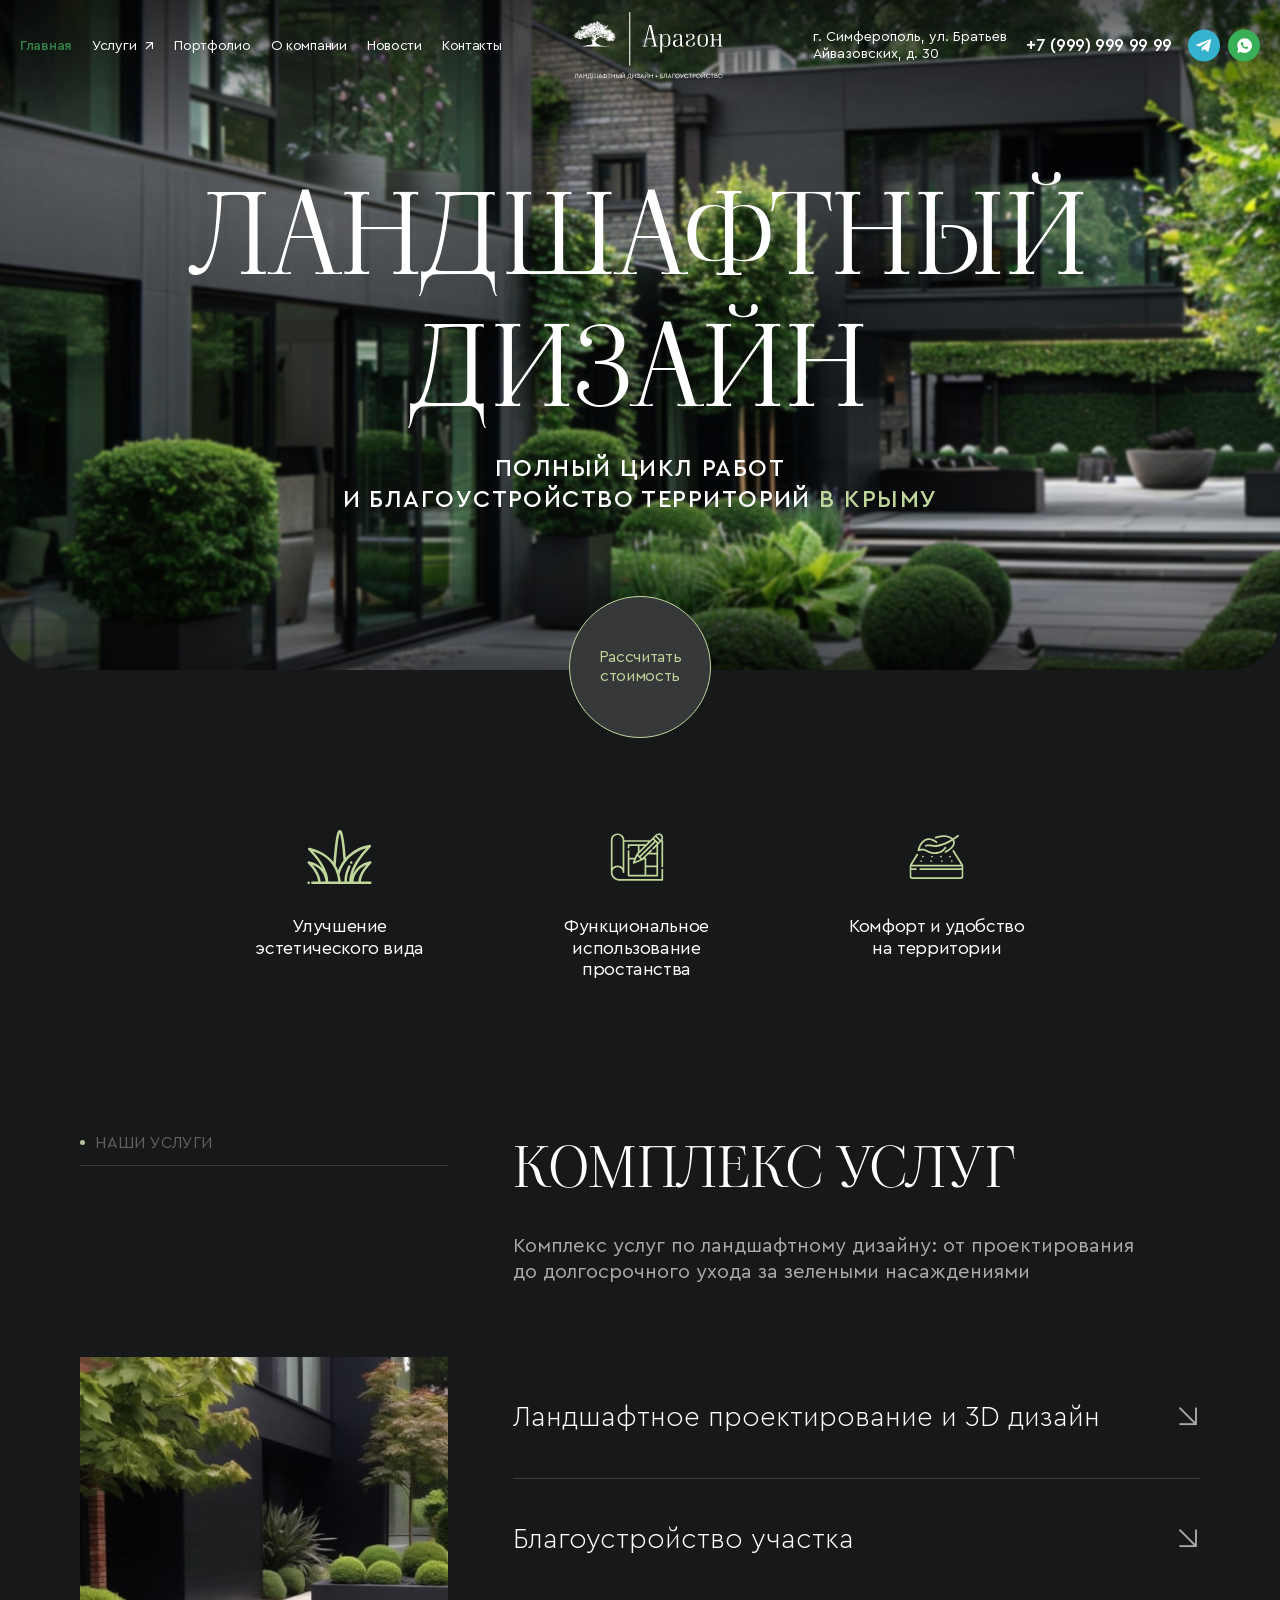
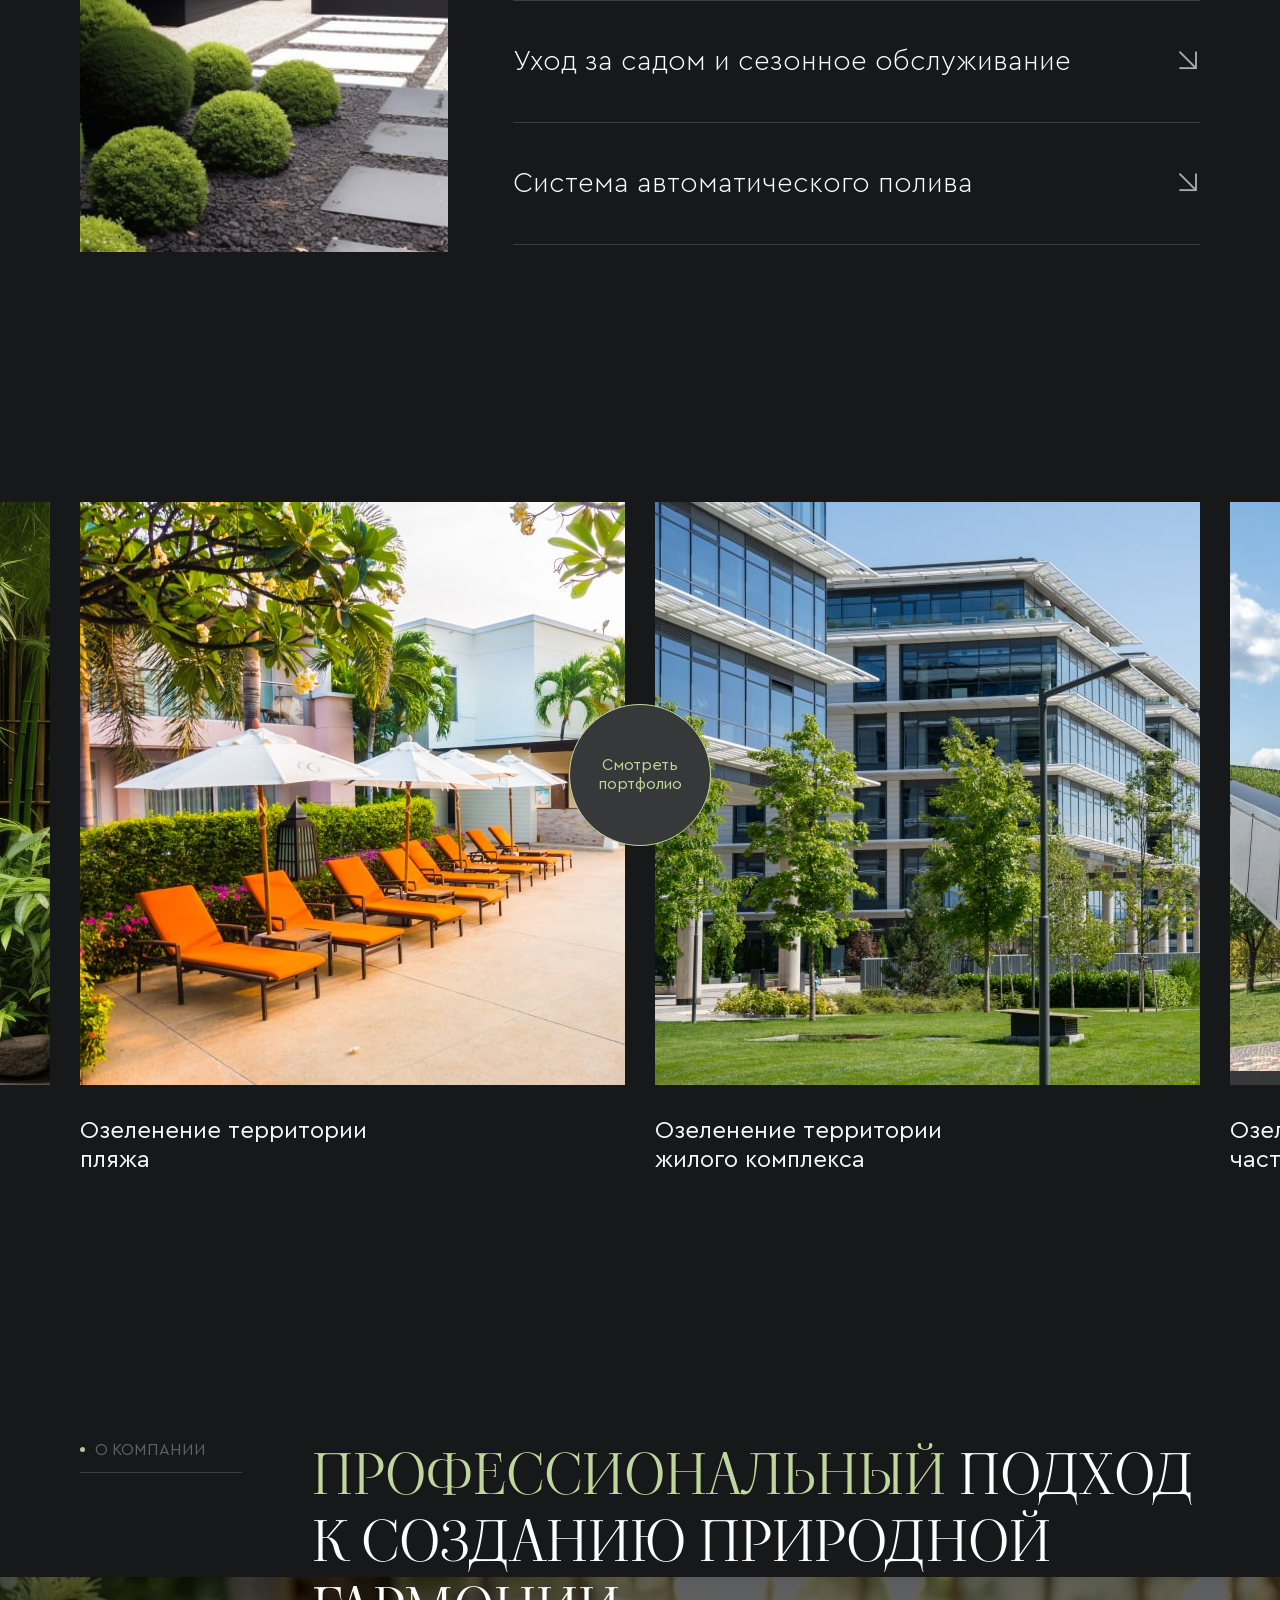
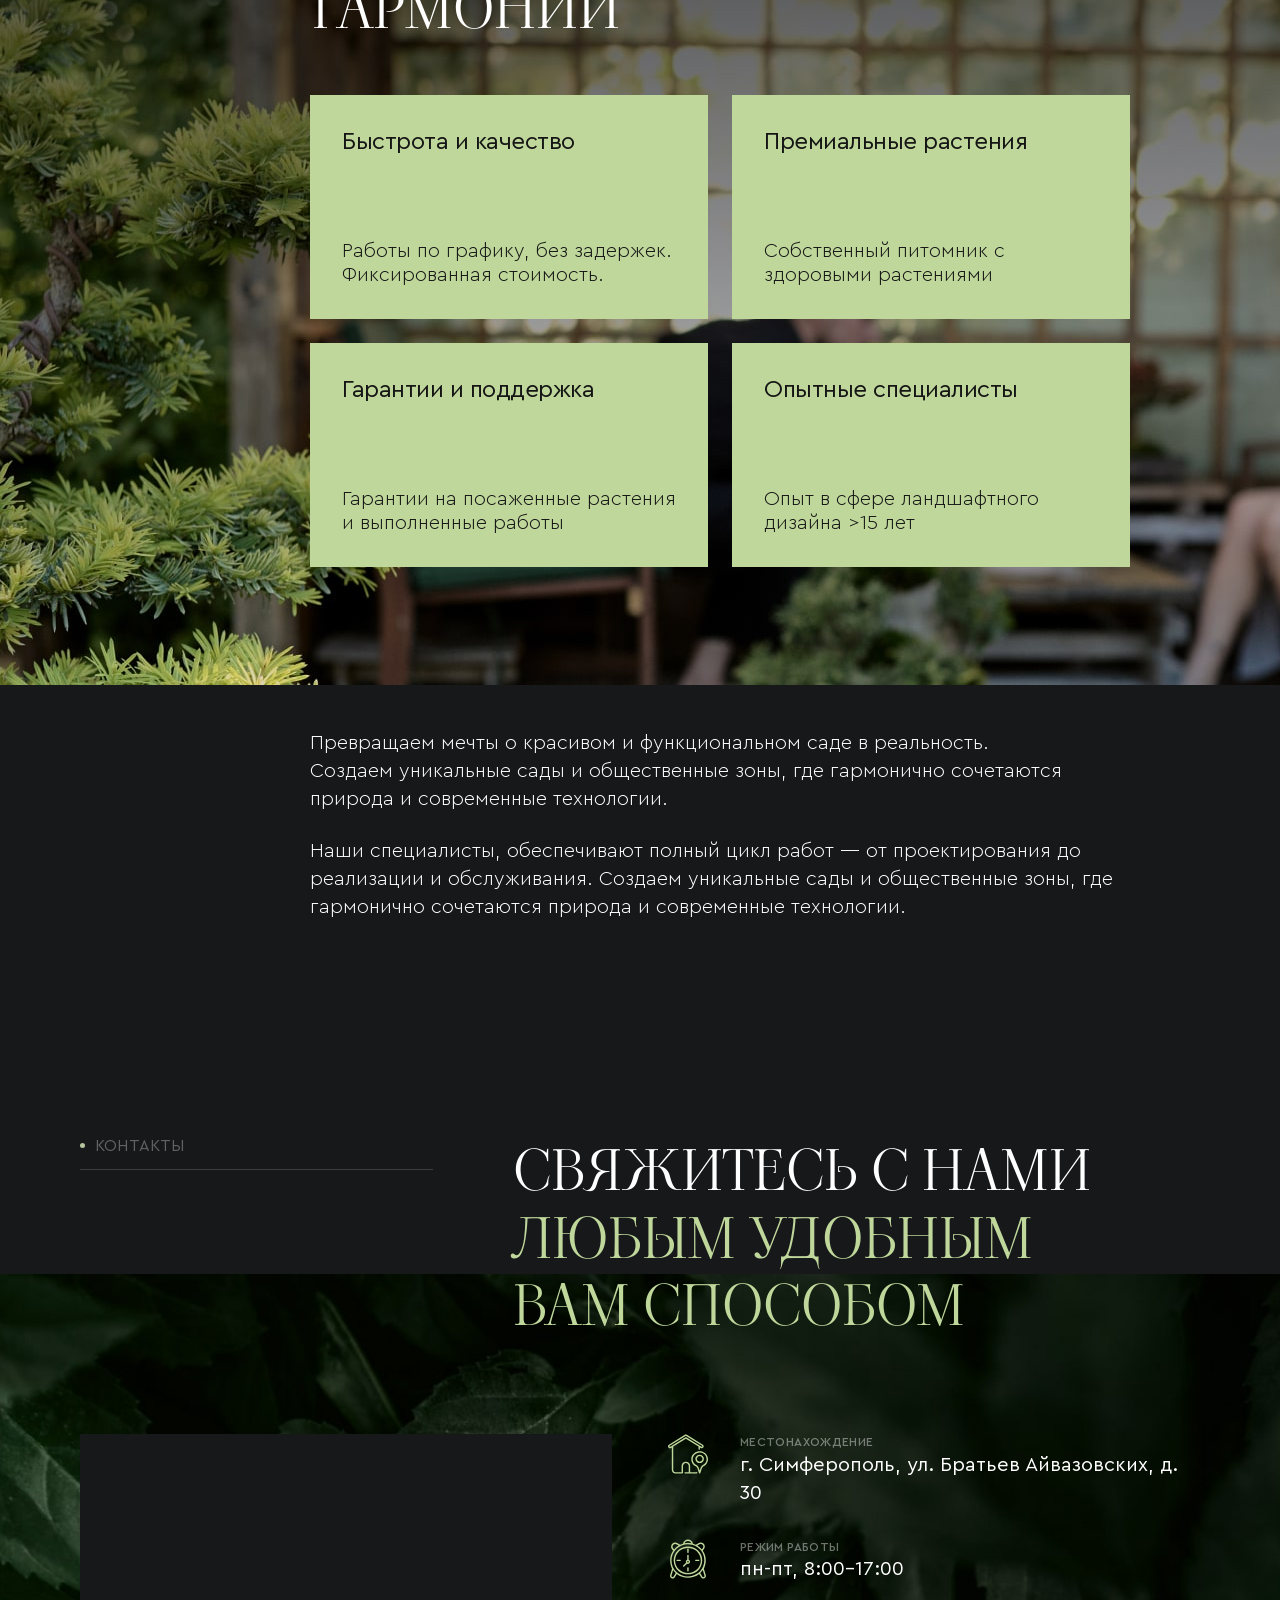
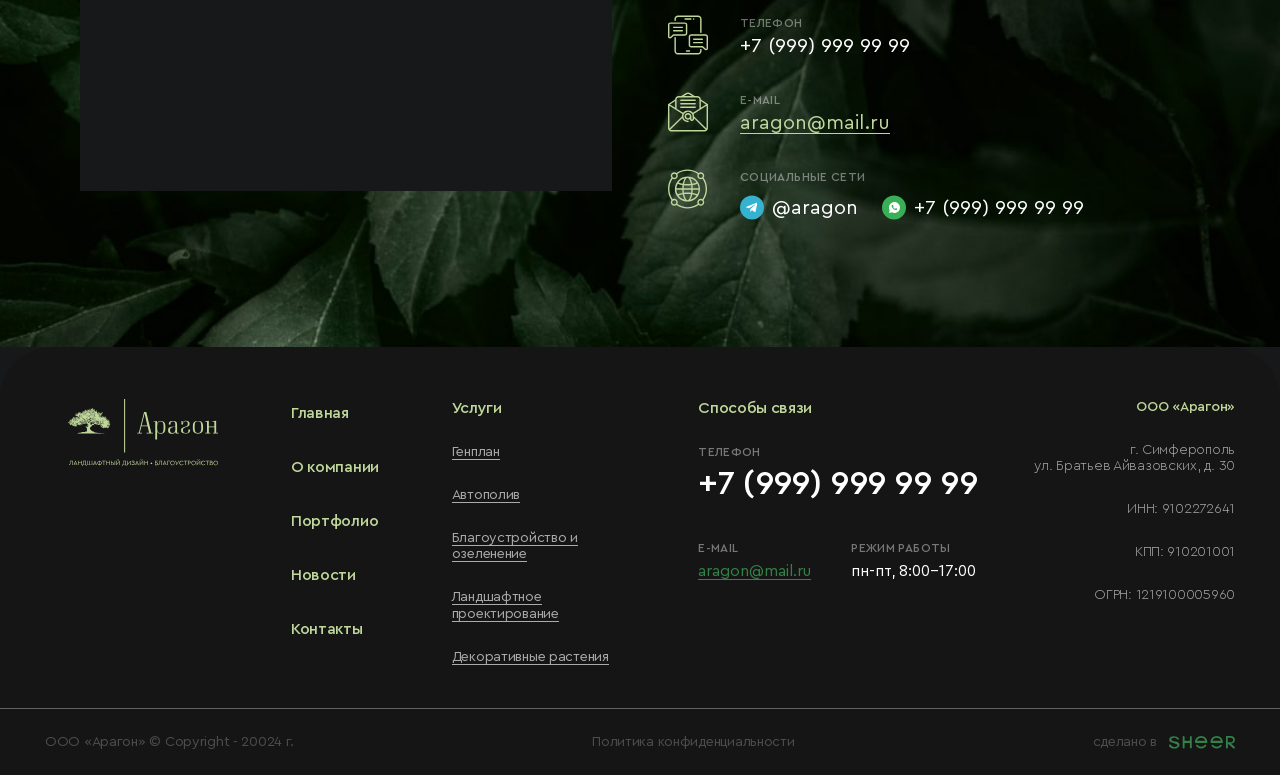
<file: index.html>
<!DOCTYPE html>
<!--[if lt IE 7]><html lang="ru" class="lt-ie9 lt-ie8 lt-ie7"><![endif]-->
<!--[if IE 7]><html lang="ru" class="lt-ie9 lt-ie8"><![endif]-->
<!--[if IE 8]><html lang="ru" class="lt-ie9"><![endif]-->
<!--[if gt IE 8]><!-->
<html lang="ru">
<!--<![endif]-->
<head>
	<meta charset="utf-8" />
	<title>Заголовок</title>
	<meta http-equiv="X-UA-Compatible" content="IE=edge" />
	<meta name="viewport" content="width=device-width, initial-scale=1, maximum-scale=1">
	<meta name="format-detection" content="telephone=no" />
	<link rel="shortcut icon" href="favicon.png" />
	<link rel="stylesheet" href="libs/bootstrap/bootstrap-grid.css" />
	<link rel="stylesheet" href="libs/fontawesome-free-5.12.0-web/css/all.min.css" />
	<link rel="stylesheet" href="libs/fancybox-master/dist/jquery.fancybox.min.css" />
	<link rel="stylesheet" href="libs/slick-1.5.9/slick/slick.css" />
	<link rel="stylesheet" href="libs/slick-1.5.9/slick/slick-theme.css" />
	<link rel="stylesheet" href="css/fonts.css" />
	<link rel="stylesheet" href="css/main.css?ver=1.5" />
	<link rel="stylesheet" href="css/media.css?ver=1.5" />
</head>
<body>
 
	<div class="wrapper">

		<header class="header default">
			<div class="container-fluid">
				<div class="header__wrapper">
					<span class='sandwich'>
						<span class='sw-topper'></span>
						<span class='sw-bottom'></span>
						<span class='sw-footer'></span>
					</span>
					<ul class="menu">
						<li class="active"><a href="#">Главная</a></li>
						<li class="menu__haschild">
							<a href="#">Услуги</a>
							<div class="menu__dropdown">
								<div class="close-menu"></div>
								<ul>
									<li><a href="#">Ландшафтный дизайн</a></li>
									<li><a href="#">Благоустройство</a></li>
									<li><a href="#">Обслуживание <br>и растениеводство</a></li>
								</ul>
							</div>
						</li>
						<li><a href="#">Портфолио</a></li>
						<li><a href="#">О компании</a></li>
						<li><a href="#">Новости</a></li>
						<li><a href="#">Контакты</a></li>
					</ul>
					<a href="#" class="logo">
						<img src="img/logo.svg" alt="alt">
					</a>
					<div class="header__right">
						<div class="header__locataion">г. Симферополь, ул. Братьев Айвазовских, д. 30</div>
						<div class="line-contacts">
							<a href="tel:+79999999999" class="phone-main">+7 (999) 999 99 99</a>
							<ul class="socials-list">
								<li><a href="#" target="_blank"><img src="img/tg.svg" alt="alt"></a></li>
								<li><a href="#" target="_blank"><img src="img/wp.svg" alt="alt"></a></li>
							</ul>
						</div>
					</div>
					<a href="tel:+79999999999" class="phone-mobile"><i class="fas fa-phone-alt"></i></a>
				</div>
			</div>
			<div class="menu-mobile">
				<ul class="menu">
					<li class="active"><a href="#">Главная</a></li>
					<li class="menu__haschild">
						<a href="#">Услуги</a>
						<div class="menu__dropdown">
							<div class="close-menu"></div>
							<ul>
								<li><a href="#">Ландшафтный дизайн</a></li>
								<li><a href="#">Благоустройство</a></li>
								<li><a href="#">Обслуживание <br>и растениеводство</a></li>
							</ul>
						</div>
					</li>
					<li><a href="#">Портфолио</a></li>
					<li><a href="#">О компании</a></li>
					<li><a href="#">Новости</a></li>
					<li><a href="#">Контакты</a></li>
				</ul>
				<div class="header__locataion">г. Симферополь, ул. Братьев Айвазовских, д. 30</div>
				<div class="line-contacts">
					<a href="tel:+79999999999" class="phone-main">+7 (999) 999 99 99</a>
					<ul class="socials-list">
						<li><a href="#" target="_blank"><img src="img/tg.svg" alt="alt"></a></li>
						<li><a href="#" target="_blank"><img src="img/wp.svg" alt="alt"></a></li>
					</ul>
				</div>
			</div>
			<div class="menu-overlay"></div>
		</header>

		<section class="billbord">
			<div class="container">
				<h1 class="title-big">ландшафтный дизайн</h1>
				<div class="title-middle">Полный цикл работ <br>и благоустройство территорий <span>в Крыму</span></div>
			</div>
			<a href="#" class="btn-circle">Рассчитать стоимость</a>
		</section>

		<section class="advantages">
			<div class="container">
				<div class="advantages__wrap">
					<div class="item-advantage">
						<div class="item-advantage__icon">
							<img src="img/ic_avd1.svg" alt="alt">
						</div>
						<h3 class="item-advantage__title">Улучшение <br>эстетического вида</h3>
					</div>
					<div class="item-advantage">
						<div class="item-advantage__icon">
							<img src="img/ic_avd2.svg" alt="alt">
						</div>
						<h3 class="item-advantage__title">Функциональное использование простанства</h3>
					</div>
					<div class="item-advantage">
						<div class="item-advantage__icon">
							<img src="img/ic_avd3.svg" alt="alt">
						</div>
						<h3 class="item-advantage__title">Комфорт и удобство <br>на территории</h3>
					</div>
				</div>
			</div>
		</section>

		<section class="services">
			<div class="container">
				<div class="head-section">
					<div class="row">
						<div class="col-lg-4">
							<h1 class="title-section">Наши услуги</h1>
						</div>
						<div class="col-lg-8">
							<div class="head-section__content">
								<h2 class="title-main">Комплекс услуг</h2>
								<div class="descr-section">Комплекс услуг по ландшафтному дизайну: от проектирования до долгосрочного ухода за зелеными насаждениями</div>
							</div>
						</div>
					</div>
				</div>
				<div class="row">
					<div class="col-lg-4">
						<div class="services__image">
							<img src="img/services.jpg" alt="alt">
						</div>
					</div>
					<div class="col-lg-8">
						<div class="services__links">
							<a href="#" class="link-main">Ландшафтное проектирование и 3D дизайн <i class="fal fa-arrow-right"></i></a>
							<a href="#" class="link-main">Благоустройство участка <i class="fal fa-arrow-right"></i></a>
							<a href="#" class="link-main">Уход за садом и сезонное обслуживание <i class="fal fa-arrow-right"></i></a>
							<a href="#" class="link-main">Система автоматического полива  <i class="fal fa-arrow-right"></i></a>
						</div>
					</div>
				</div>
			</div>
		</section>

		<section class="portfolio">
			<div class="container">
				<div class="portfolio__wrapper">
					<div class="slider-portfolio">
						<div>
							<a href="#" class="item-portfolio">
								<span class="item-portfolio__image">
									<img src="img/portfolio1.jpg" alt="alt">
								</span>
								<span class="item-portfolio__title">Озеленение территории <br>пляжа</span>
							</a>
						</div>
						<div>
							<a href="#" class="item-portfolio">
								<span class="item-portfolio__image">
									<img src="img/portfolio2.jpg" alt="alt">
								</span>
								<span class="item-portfolio__title">Озеленение территории <br>жилого комплекса</span>
							</a>
						</div>
						<div>
							<a href="#" class="item-portfolio">
								<span class="item-portfolio__image">
									<img src="img/portfolio3.jpg" alt="alt">
								</span>
								<span class="item-portfolio__title">Озеленение кровли <br>частного объекта</span>
							</a>
						</div>
						<div>
							<a href="#" class="item-portfolio">
								<span class="item-portfolio__image">
									<img src="img/portfolio4.jpg" alt="alt">
								</span>
								<span class="item-portfolio__title">Живая изгородь <br>из бамбука на территории отеля</span>
							</a>
						</div>
						<div>
							<a href="#" class="item-portfolio">
								<span class="item-portfolio__image">
									<img src="img/portfolio1.jpg" alt="alt">
								</span>
								<span class="item-portfolio__title">Озеленение территории <br>пляжа</span>
							</a>
						</div>
						<div>
							<a href="#" class="item-portfolio">
								<span class="item-portfolio__image">
									<img src="img/portfolio2.jpg" alt="alt">
								</span>
								<span class="item-portfolio__title">Озеленение территории <br>жилого комплекса</span>
							</a>
						</div>
						<div>
							<a href="#" class="item-portfolio">
								<span class="item-portfolio__image">
									<img src="img/portfolio3.jpg" alt="alt">
								</span>
								<span class="item-portfolio__title">Озеленение кровли <br>частного объекта</span>
							</a>
						</div>
						<div>
							<a href="#" class="item-portfolio">
								<span class="item-portfolio__image">
									<img src="img/portfolio4.jpg" alt="alt">
								</span>
								<span class="item-portfolio__title">Живая изгородь <br>из бамбука на территории отеля</span>
							</a>
						</div>
					</div>
					<a href="#" class="btn-circle">Смотреть портфолио</a>
				</div>
			</div>
		</section>

		<section class="about">
			<div class="container">
				<div class="head-section">
					<div class="row">
						<div class="col-lg-2">
							<h1 class="title-section">О компании</h1>
						</div>
						<div class="col-lg-10">
							<div class="head-section__content">
								<h2 class="title-main"><span>профессиональный</span> подход к созданию природной гармонии</h2>
							</div>
						</div>
					</div>
				</div>
			</div>
			<div class="about__main">
				<div class="container">
					<div class="about__content">
						<div class="row row_main">
							<div class="col-6">
								<div class="item-about">
									<div class="title-middle">Быстрота и качество</div>
									<p>Работы по графику, без задержек. Фиксированная стоимость.</p>
								</div>
							</div>
							<div class="col-6">
								<div class="item-about">
									<div class="title-middle">Премиальные растения</div>
									<p>Собственный питомник с здоровыми растениями</p>
								</div>
							</div>
							<div class="col-6">
								<div class="item-about">
									<div class="title-middle">Гарантии и поддержка</div>
									<p>Гарантии на посаженные растения и выполненные работы</p>
								</div>
							</div>
							<div class="col-6">
								<div class="item-about">
									<div class="title-middle">Опытные специалисты</div>
									<p>Опыт в сфере ландшафтного дизайна >15 лет</p>
								</div>
							</div>
						</div>
					</div>
				</div>
			</div>
			<div class="container">
				<div class="about__content">
					<div class="about__text">
						<p>Превращаем мечты о красивом и функциональном саде в реальность. <br>Создаем уникальные сады и общественные зоны, где гармонично сочетаются  природа и современные технологии.</p>
						<p>Наши специалисты, обеспечивают полный цикл работ — от проектирования до реализации и обслуживания. Создаем уникальные сады и общественные зоны, где гармонично сочетаются природа и современные технологии.</p>
					</div>
				</div>
			</div>
		</section>

		<section class="contacts">
			<div class="container">
				<div class="head-section">
					<div class="row">
						<div class="col-lg-4">
							<h1 class="title-section">контакты</h1>
						</div>
						<div class="col-lg-8">
							<div class="head-section__content">
								<h2 class="title-main">Свяжитесь с нами <span>любым удобным вам способом</span></h2>
							</div>
						</div>
					</div>
				</div>
			</div>
			<div class="contacts__block">
				<div class="container">
					<div class="row row_contacts">
						<div class="col-lg-6">
							<div id="map"></div>
						</div>
						<div class="col-lg-6">
							<div class="item-contact">
								<div class="item-contact__icon">
									<img src="img/ic_cont1.svg" alt="alt">
								</div>
								<div class="item-contact__content">
									<div class="item-contact__title">местонахождение</div>
									<p>г. Симферополь, ул. Братьев Айвазовских, д. 30</p>
								</div>
							</div>
							<div class="item-contact">
								<div class="item-contact__icon">
									<img src="img/ic_cont2.svg" alt="alt">
								</div>
								<div class="item-contact__content">
									<div class="item-contact__title">Режим работы</div>
									<p>пн-пт, 8:00-17:00</p>
								</div>
							</div>
							<div class="item-contact">
								<div class="item-contact__icon">
									<img src="img/ic_cont3.svg" alt="alt">
								</div>
								<div class="item-contact__content">
									<div class="item-contact__title">телефон</div>
									<p><a href="tel:+79999999999">+7 (999) 999 99 99</a></p>
								</div>
							</div>
							<div class="item-contact">
								<div class="item-contact__icon">
									<img src="img/ic_cont4.svg" alt="alt">
								</div>
								<div class="item-contact__content">
									<div class="item-contact__title">e-mail</div>
									<p><a href="mailto:aragon@mail.ru" class="item-contact__link">aragon@mail.ru</a></p>
								</div>
							</div>
							<div class="item-contact">
								<div class="item-contact__icon">
									<img src="img/ic_cont5.svg" alt="alt">
								</div>
								<div class="item-contact__content">
									<div class="item-contact__title">социальные сети</div>
									<div class="item-contact__line">
										<a href="#" class="item-contact__social" target="_blank"><img src="img/tg.svg" alt="alt">@aragon</a>
										<a href="#" class="item-contact__social" target="_blank"><img src="img/wp.svg" alt="alt">+7 (999) 999 99 99</a>
									</div>
								</div>
							</div>
						</div>
					</div>
				</div>
			</div>
		</section>

		<footer class="footer">
			<div class="container-fluid">
				<div class="row">
					<div class="col-lg-2">
						<div class="footer__logo">
							<a href="#" class="logo">
								<img src="img/logo2.svg" alt="alt">
							</a>
						</div>
					</div>
					<div class="col-lg-2 col-6">
						<div class="col-menu">
							<ul class="footer__menu">
								<li><a href="#">Главная</a></li>
								<li><a href="#">О компании</a></li>
								<li><a href="#">Портфолио</a></li>
								<li><a href="#">Новости</a></li>
								<li><a href="#">Контакты</a></li>
							</ul>
						</div>
					</div>
					<div class="col-lg-2 col-6">
						<div class="col-nav">
							<div class="footer__title">Услуги</div>
							<ul class="footer__nav">
								<li><a href="#">Генплан</a></li>
								<li><a href="#">Автополив</a></li>
								<li><a href="#">Благоустройство и озеленение</a></li>
								<li><a href="#">Ландшафтное проектирование</a></li>
								<li><a href="#">Декоративные растения</a></li>
							</ul>
						</div>
					</div>
					<div class="col-lg-4 col-6">
						<div class="footer__feedback">
							<div class="footer__title">Способы связи</div>
							<div class="footer__subtitle">телефон</div>
							<a href="tel:+79999999999" class="phone-main">+7 (999) 999 99 99</a>
							<div class="row">
								<div class="col-lg-6">
									<div class="footer__subtitle">e-mail</div>
									<a href="mailto:aragon@mail.ru" class="footer__mail">aragon@mail.ru</a>
								</div>
								<div class="col-lg-6">
									<div class="footer__subtitle">Режим работы</div>
									<p>пн-пт, 8:00-17:00</p>
								</div>
							</div>
						</div>
					</div>
					<div class="col-lg-2 col-6">
						<div class="footer-contacts-wrap">
							<div class="footer__contacts">
								<div class="footer__title">ООО «Арагон»</div>
								<p>г. Симферополь <br>ул. Братьев Айвазовских, д. 30</p>
								<p>ИНН: 9102272641</p>
								<p>КПП: 910201001</p>
								<p>ОГРН: 1219100005960</p>
							</div>
						</div>
					</div>
				</div>
			</div>
			<div class="footer-bottom">
				<div class="container-fluid">
					<div class="footer-bottom__wrapper">
						<div class="copyright">ООО «Арагон» © Copyright - 20024 г.</div>
						<a href="#">Политика конфиденциальности</a>
						<div class="create">сделано в <a href="#" target="_blank"><img src="img/sheer.svg" alt="alt"></a></div>
					</div>
				</div>
			</div>
		</footer>
		
	</div>

	<!--[if lt IE 9]>
	<script src="libs/html5shiv/es5-shim.min.js"></script>
	<script src="libs/html5shiv/html5shiv.min.js"></script>
	<script src="libs/html5shiv/html5shiv-printshiv.min.js"></script>
	<script src="libs/respond/respond.min.js"></script>
	<![endif]-->
	<script src="libs/jquery/jquery-3.6.0.min.js"></script>
	<script src="libs/jquery-mousewheel/jquery.mousewheel.min.js"></script>
	<script src="libs/fancybox-master/dist/jquery.fancybox.min.js"></script>
	<script src="libs/slick-1.5.9/slick/slick.min.js"></script>
	<script src="libs/scroll2id/PageScroll2id.min.js"></script>
	<script src="libs/mask/jquery.maskedinput.js"></script>
	<script src="libs/jQueryFormStyler-master/jquery.formstyler.min.js"></script>
	<script src="js/common.js?ver=1.5"></script>
	<script src="https://api-maps.yandex.ru/2.1/?lang=ru_RU"></script>
	<script>
		$(document).ready(function () { 
			ymaps.ready(init);
			function init() {
				var myMap = new ymaps.Map('map', {
					center: [44.985767, 34.139269],
					zoom: 14,
					controls: [],
				});
				
				myPlacemark = new ymaps.Placemark([44.985767, 34.139269], {
				}, {
					iconLayout: 'default#image',
					iconImageHref: 'img/pin.svg',
					hideIconOnBalloonOpen: false,
					iconImageSize: [71, 71],
					iconImageOffset: [-35, -71],
					balloonOffset: [0, -71]
				});

				myMap.controls.remove('searchControl');
				myMap.behaviors.disable('scrollZoom');
				myMap.geoObjects.add(myPlacemark);
			}
		});
	</script>
	<!-- Yandex.Metrika counter --><!-- /Yandex.Metrika counter -->
	<!-- Google Analytics counter --><!-- /Google Analytics counter -->
</body>
</html>
</file>
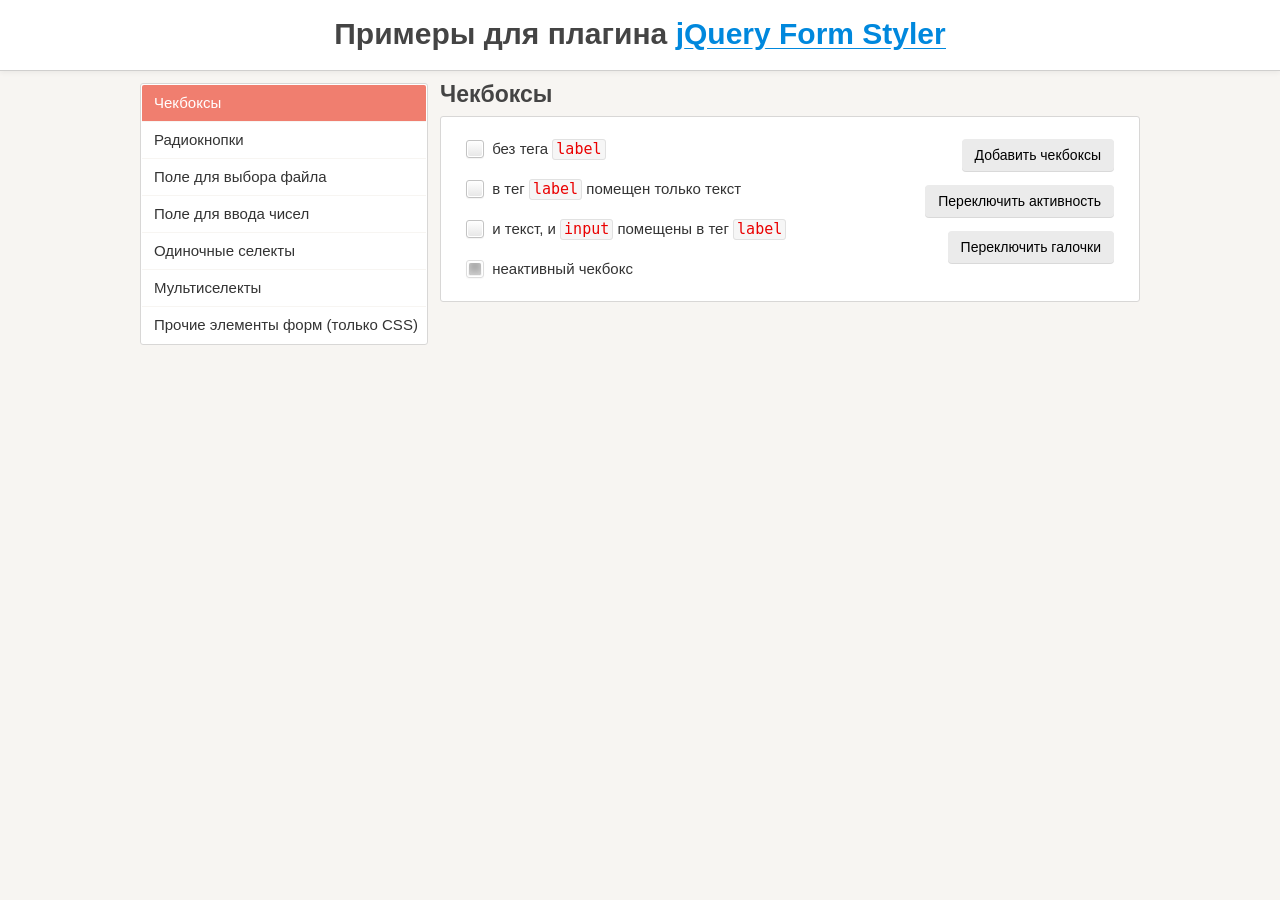
<file: libs/jQueryFormStyler-master/demo/index.html>
<!DOCTYPE html>
<html>
<head>
	<meta charset="utf-8" />
	<meta name="viewport" content="width=device-width, initial-scale=1.0" />
	<title>Примеры для плагина jQuery Form Styler</title>
	<link href="demo.css" rel="stylesheet" />
	<link href="../jquery.formstyler.css" rel="stylesheet" />
	<script src="http://ajax.googleapis.com/ajax/libs/jquery/1.11.3/jquery.min.js"></script>
	<script src="../jquery.formstyler.js"></script>
	<script>
		(function($) {
		$(function() {
			$('input, select').styler({
				selectSearch: true
			});
		});
		})(jQuery);
	</script>
	<script src="demo.js"></script>
</head>

<body>

<h1>Примеры для плагина <a href="http://dimox.name/jquery-form-styler/">jQuery Form Styler</a></h1>

<form method="post">
<div class="wrapper">

	<ul class="menu">
		<li class="current" data-hash="checkbox">Чекбоксы</li>
		<li data-hash="radio">Радиокнопки</li>
		<li data-hash="file">Поле для выбора файла</li>
		<li data-hash="number">Поле для ввода чисел</li>
		<li data-hash="select">Одиночные селекты</li>
		<li data-hash="multiselect">Мультиселекты</li>
		<li data-hash="css">Прочие элементы форм (только CSS)</li>
	</ul>

	<div class="content">

		<div class="box visible">
			<h2>Чекбоксы</h2>

			<div class="section lh">
				<div class="buttons">
					<button type="submit" class="button  add-checkbox">Добавить чекбоксы</button>
					<button type="submit" class="button  disable-input">Переключить активность</button>
					<button type="submit" class="button  check">Переключить галочки</button>
				</div>
				<input type="checkbox" /> без тега <code>label</code><br />
				<span id="r"><input type="checkbox" id="checkbox1" /></span> <label for="checkbox1"> в тег <code>label</code> помещен только текст</label><br />
				<label><input type="checkbox" /> и текст, и <code>input</code> помещены в тег <code>label</code></label><br />
				<label><input type="checkbox" disabled checked /> неактивный чекбокс</label>
			</div><!-- .section -->
		</div><!-- .box -->

		<div class="box">
			<h2>Радиокнопки</h2>

			<div class="section lh">
				<div class="buttons">
					<button type="submit" class="button  add-radio">Добавить радиокнопки</button>
					<button type="submit" class="button  disable-input">Переключить активность</button>
				</div>
				<input type="radio" name="radio" /> без тега <code>label</code><br />
				<input type="radio" name="radio" id="radio1" /> <label for="radio1"> в тег <code>label</code> помещен только текст</label><br />
				<label><input type="radio" name="radio" /> и текст, и <code>input</code> помещены в тег <code>label</code></label><br />
				<label><input type="radio" name="radio" disabled /> неактивная радиокнопка</label>
			</div><!-- .section -->
		</div><!-- .box -->

		<div class="box">
			<h2>Поле для выбора файла</h2>

			<div class="section">
				<div class="buttons">
					<button type="submit" class="button  add-file">Добавить поле</button>
					<button type="submit" class="button  disable-input">Переключить активность</button>
				</div>
				<input type="file" />
			</div><!-- .section -->
		</div><!-- .box -->

		<div class="box">
			<h2>Поле для ввода чисел</h2>

			<div class="section">
				<div class="buttons">
					<button type="submit" class="button  add-number">Добавить поле</button>
					<button type="submit" class="button  disable-input">Переключить активность</button>
				</div>
				<p>Поле без атрибутов.</p>
				<input type="number" />
			</div><!-- .section -->

			<div class="section">
				<p>Поле с атрибутами <code>min="0" max="100" step="5"</code>.</p>
				<input type="number" min="0" max="100" step="5" />
			</div><!-- .section -->

			<div class="section  number-plus-minus">
			<p>Другой вид переключателей.</p>
				<input type="number" />
			</div><!-- .section -->
		</div><!-- .box -->

		<div class="box">

			<h2>Одиночные селекты</h2>

			<p style="color: #43C617">По умолчанию ширина селекта на этой странице установлена 250 пикселей.</p>

			<div class="section">
				<div class="buttons">
					<button type="submit" class="button  add-select">Добавить селект</button>
					<button type="submit" class="button  add-options">Добавить пункты в список</button>
					<button type="submit" class="button  disable-select">Переключить активность селекта</button>
					<button type="submit" class="button  disable-options">Переключить активность пунктов</button>
				</div>
				<p><strong>Простой селект</strong> с несколькими пунктами, <br />один из них неактивный.</p>
				<select>
					<option>-- Выберите --</option>
					<option>Пункт 1</option>
					<option>Пункт 2</option>
					<option disabled>Пункт 3</option>
					<option>Пункт 4</option>
					<option>Пункт 5</option>
				</select>
			</div><!-- .section -->

			<div class="section">

				<p>Селект <strong>без заданной ширины</strong>, имеющий пункт <strong>с длинным текстом</strong>.</p>
				<select class="width-auto">
					<option>-- Выберите --</option>
					<option>Пункт 1</option>
					<option>Пункт 2</option>
					<option>Какой-то пункт с очень-очень-очень длинным-длинным-длинным текстом</option>
					<option>Пункт 4</option>
					<option>Пункт 5</option>
				</select>

				<br /><br />

				<p>Селект <strong>с шириной 200 пикселей</strong>, имеющий пункт <strong>с длинным текстом</strong>.</p>
				<select class="width-200">
					<option>-- Выберите --</option>
					<option>Пункт 1</option>
					<option>Пункт 2</option>
					<option>Какой-то пункт с очень-очень-очень длинным-длинным-длинным текстом</option>
					<option>Пункт 4</option>
					<option>Пункт 5</option>
				</select>

			</div><!-- .section -->

			<div class="section">

				<div class="sec maxheight">
					<p>Выпадающий список этого селекта <br /><strong>органичен по высоте</strong>.</p>
					<select>
						<option>-- Выберите --</option>
						<option>Пункт 1</option>
						<option>Пункт 2</option>
						<option>Пункт 3</option>
						<option>Пункт 4</option>
						<option>Пункт 5</option>
						<option>Пункт 6</option>
						<option>Пункт 7</option>
						<option>Пункт 8</option>
						<option>Пункт 9</option>
						<option>Пункт 10</option>
						<option>Пункт 11</option>
						<option>Пункт 12</option>
						<option>Пункт 13</option>
						<option>Пункт 14</option>
						<option>Пункт 15</option>
						<option>Пункт 16</option>
						<option>Пункт 17</option>
						<option>Пункт 18</option>
						<option>Пункт 19</option>
						<option>Пункт 20</option>
						<option>Пункт 21</option>
						<option>Пункт 22</option>
						<option>Пункт 23</option>
						<option>Пункт 24</option>
						<option>Пункт 25</option>
						<option>Пункт 26</option>
						<option>Пункт 27</option>
						<option>Пункт 28</option>
						<option>Пункт 29</option>
						<option>Пункт 30</option>
					</select>
				</div><!-- .sec -->

				<div class="sec">
					<p>Селект <strong>с длинным списком</strong>, не ограниченным максимальной высотой.</p>
					<select>
						<option>-- Выберите --</option>
						<option>Пункт 1</option>
						<option>Пункт 2</option>
						<option>Пункт 3</option>
						<option>Пункт 4</option>
						<option>Пункт 5</option>
						<option>Пункт 6</option>
						<option>Пункт 7</option>
						<option>Пункт 8</option>
						<option>Пункт 9</option>
						<option>Пункт 10</option>
						<option>Пункт 11</option>
						<option>Пункт 12</option>
						<option>Пункт 13</option>
						<option>Пункт 14</option>
						<option>Пункт 15</option>
						<option>Пункт 16</option>
						<option>Пункт 17</option>
						<option>Пункт 18</option>
						<option>Пункт 19</option>
						<option>Пункт 20</option>
						<option>Пункт 21</option>
						<option>Пункт 22</option>
						<option>Пункт 23</option>
						<option>Пункт 24</option>
						<option>Пункт 25</option>
						<option>Пункт 26</option>
						<option>Пункт 27</option>
						<option>Пункт 28</option>
						<option>Пункт 29</option>
						<option>Пункт 30</option>
						<option>Пункт 31</option>
						<option>Пункт 32</option>
						<option>Пункт 33</option>
						<option>Пункт 34</option>
						<option>Пункт 35</option>
						<option>Пункт 36</option>
						<option>Пункт 37</option>
						<option>Пункт 38</option>
						<option>Пункт 39</option>
						<option>Пункт 40</option>
						<option>Пункт 41</option>
						<option>Пункт 42</option>
						<option>Пункт 43</option>
						<option>Пункт 44</option>
						<option>Пункт 45</option>
						<option>Пункт 46</option>
						<option>Пункт 47</option>
						<option>Пункт 48</option>
						<option>Пункт 49</option>
						<option>Пункт 50</option>
						<option>Пункт 51</option>
						<option>Пункт 52</option>
						<option>Пункт 53</option>
						<option>Пункт 54</option>
						<option>Пункт 55</option>
						<option>Пункт 56</option>
						<option>Пункт 57</option>
						<option>Пункт 58</option>
						<option>Пункт 59</option>
						<option>Пункт 60</option>
						<option>Пункт 61</option>
						<option>Пункт 62</option>
						<option>Пункт 63</option>
						<option>Пункт 64</option>
						<option>Пункт 65</option>
						<option>Пункт 66</option>
						<option>Пункт 67</option>
						<option>Пункт 68</option>
						<option>Пункт 69</option>
						<option>Пункт 70</option>
						<option>Пункт 71</option>
						<option>Пункт 72</option>
						<option>Пункт 73</option>
						<option>Пункт 74</option>
						<option>Пункт 75</option>
						<option>Пункт 76</option>
						<option>Пункт 77</option>
						<option>Пункт 78</option>
						<option>Пункт 79</option>
						<option>Пункт 80</option>
						<option>Пункт 81</option>
						<option>Пункт 82</option>
						<option>Пункт 83</option>
						<option>Пункт 84</option>
						<option>Пункт 85</option>
						<option>Пункт 86</option>
						<option>Пункт 87</option>
						<option>Пункт 88</option>
						<option>Пункт 89</option>
						<option>Пункт 90</option>
						<option>Пункт 91</option>
						<option>Пункт 92</option>
						<option>Пункт 93</option>
						<option>Пункт 94</option>
						<option>Пункт 95</option>
						<option>Пункт 96</option>
						<option>Пункт 97</option>
						<option>Пункт 98</option>
						<option>Пункт 99</option>
						<option>Пункт 100</option>
					</select>
				</div><!-- .sec -->

			</div><!-- .section -->

			<div class="section">

				<div class="sec">
					<p>Проверяем, правильное ли значение передается при изменении. У оригинального селекта прописано: <code>onchange="alert(this.value)"</code>.</p>
					<select onchange="alert(this.value)">
						<option>-- Выберите --</option>
						<option>Пункт 1</option>
						<option>Пункт 2</option>
						<option>Пункт 3</option>
						<option>Пункт 4</option>
						<option>Пункт 5</option>
					</select>
				</div><!-- .sec -->

				<div class="sec">
					<p>Селект <strong>с замещающим текстом</strong> (placeholder). Текст "-- Выберите --" задан не через тег <code>option</code>, а через атрибут <code>data-placeholder</code>.</p>
					<select data-placeholder="-- Выберите --">
						<option label="-"></option>
						<option>Пункт 1</option>
						<option>Пункт 2</option>
						<option>Пункт 3</option>
						<option>Пункт 4</option>
						<option>Пункт 5</option>
					</select>
				</div><!-- .sec -->

			</div><!-- .section -->

			<div class="section">

				<div class="sec">
					<p>Селект <strong>с группировкой пунктов</strong> <br />(используется тег <code>optgroup</code>), один из них неактивный.</p>
					<select>
						<option>-- Выберите --</option>
						<optgroup label="Группа 1">
							<option>Пункт 1.1</option>
							<option>Пункт 1.2</option>
							<option>Пункт 1.3</option>
						</optgroup>
						<optgroup label="Группа 2">
							<option>Пункт 2.1</option>
							<option disabled>Пункт 2.2</option>
							<option>Пункт 2.3</option>
						</optgroup>
					</select>
				</div><!-- .sec -->

				<div class="sec">
					<p>Селект с выделением групп <strong>разными цветами</strong> (указаны классы <code>.color1</code> и <code>.color2</code> для <code>optgroup</code>).</p>
					<select>
						<option>-- Выберите --</option>
						<optgroup label="Группа 1" class="color1">
							<option>Пункт 1.1</option>
							<option>Пункт 1.2</option>
							<option>Пункт 1.3</option>
						</optgroup>
						<optgroup label="Группа 2" class="color2">
							<option>Пункт 2.1</option>
							<option>Пункт 2.2</option>
							<option>Пункт 2.3</option>
						</optgroup>
					</select>
				</div><!-- .sec -->

			</div><!-- .section -->

			<div class="section">

				<div class="sec showChanged">
					<p>Показываем, что селект изменен, используя класс <code>.changed</code> (появляется зеленая обводка).</p>
					<select>
						<option>-- Выберите --</option>
						<option>Пункт 1</option>
						<option>Пункт 2</option>
						<option>Пункт 3</option>
						<option>Пункт 4</option>
						<option>Пункт 5</option>
					</select>
				</div><!-- .sec -->

				<div class="sec lang">
					<p>Класс, указаннный для <code>option</code>, передается свернутом селекту, благодаря чему мы в нем видим флаг.</p>
					<select>
						<option>-- Выберите язык --</option>
						<option class="lang-en">Английский</option>
						<option class="lang-es">Испанский</option>
						<option class="lang-de">Немецкий</option>
						<option class="lang-ru">Русский</option>
						<option class="lang-fr">Французский</option>
					</select>
				</div><!-- .sec -->

			</div><!-- .section -->

			<br /><br /><br /><br /><br /><br /><br /><br /><br /><br />

		</div><!-- .box -->

		<div class="box">

			<h2>Мультиселекты</h2>

			<div class="section">
				<div class="buttons">
					<button type="submit" class="button  add-select  multiple">Добавить селект</button>
					<button type="submit" class="button  add-options">Добавить пункты в список</button>
					<button type="submit" class="button  disable-select">Переключить активность селекта</button>
					<button type="submit" class="button  disable-options">Переключить активность пунктов</button>
				</div>
				<p><strong>Мультиселект</strong>, один из пунктов неактивный, <br />параметр <code>size</code> не указан.</p>
				<select multiple>
					<option>-- Выберите --</option>
					<option>Пункт 1</option>
					<option>Пункт 2</option>
					<option disabled>Пункт 3</option>
					<option>Пункт 4</option>
					<option>Пункт 5</option>
				</select>
			</div><!-- .section -->

			<div class="section">
				<p>Мультиселект <strong>с параметром</strong> <code>size</code> <strong>равным</strong> <code>6</code> и <strong>с заданной шириной</strong> (400 пикселей).</p>
				<select multiple size="6" class="width-400">
					<option>-- Выберите один или несколько пунктов --</option>
					<option>Пункт 1</option>
					<option>Пункт 2</option>
					<option>Пункт 3</option>
					<option>Пункт 4</option>
					<option>Пункт 5</option>
				</select>
			</div><!-- .section -->

			<div class="section">

				<div class="sec">
					<p>Мультиселект <strong>с группировкой пунктов</strong> (используется тег <code>optgroup</code>), один из них неактивный.</p>
					<select multiple size="9">
						<option>-- Выберите --</option>
						<optgroup label="Группа 1">
							<option>Пункт 1.1</option>
							<option>Пункт 1.2</option>
							<option>Пункт 1.3</option>
						</optgroup>
						<optgroup label="Группа 2">
							<option>Пункт 2.1</option>
							<option disabled>Пункт 2.2</option>
							<option>Пункт 2.3</option>
						</optgroup>
					</select>
				</div><!-- .sec -->

				<div class="sec">
					<p>Мультиселект с выделением групп <strong>разными цветами</strong> (указаны классы <code>.color1</code> и <code>.color2</code> для <code>optgroup</code>).</p>
					<select multiple size="9">
						<option>-- Выберите --</option>
						<optgroup label="Группа 1" class="color1">
							<option>Пункт 1.1</option>
							<option>Пункт 1.2</option>
							<option>Пункт 1.3</option>
						</optgroup>
						<optgroup label="Группа 2" class="color2">
							<option>Пункт 2.1</option>
							<option>Пункт 2.2</option>
							<option>Пункт 2.3</option>
						</optgroup>
					</select>
				</div><!-- .sec -->

			</div><!-- .section -->

		</div><!-- .box -->

		<div class="box">

			<h2>Прочие элементы форм (только CSS)</h2>

			<div class="section css">
				<p>Стилизация данных элементов <strong>не требует наличия плагина</strong>.</p>

				<input class="styler" type="text" size="60" placeholder="Однострочное текстовое поле..." /> <code>&lt;input type="text"></code>

				<input class="styler" type="password" size="60" placeholder="Поле для ввода пароля..." /> <code>&lt;input type="password"></code>

				<textarea class="styler" cols="60" rows="5" placeholder="Многострочное текстовое поле..."></textarea> <code>&lt;textarea>&lt;/textarea></code><br />

				<input class="styler" type="button" value="Кнопка" /> <code>&lt;input type="button"></code><br />

				<button class="styler" type="submit">Кнопка</button> <code>&lt;button>&lt;/button></code><br />

				<input class="styler" type="reset" value="Сброс" /> <code>&lt;input type="reset"></code><br />

				<input class="styler" type="button" value="Кнопка неактивная" disabled /> <code>&lt;input type="button" disabled></code><br />
				<button class="styler" type="submit" disabled>Кнопка неактивная</button> <code>&lt;button disabled>&lt;/button></code>

			</div><!-- .section -->

		</div><!-- .box -->

	</div><!-- .content -->

</div><!-- .wrapper -->
</form>

</body>
</html>
</file>
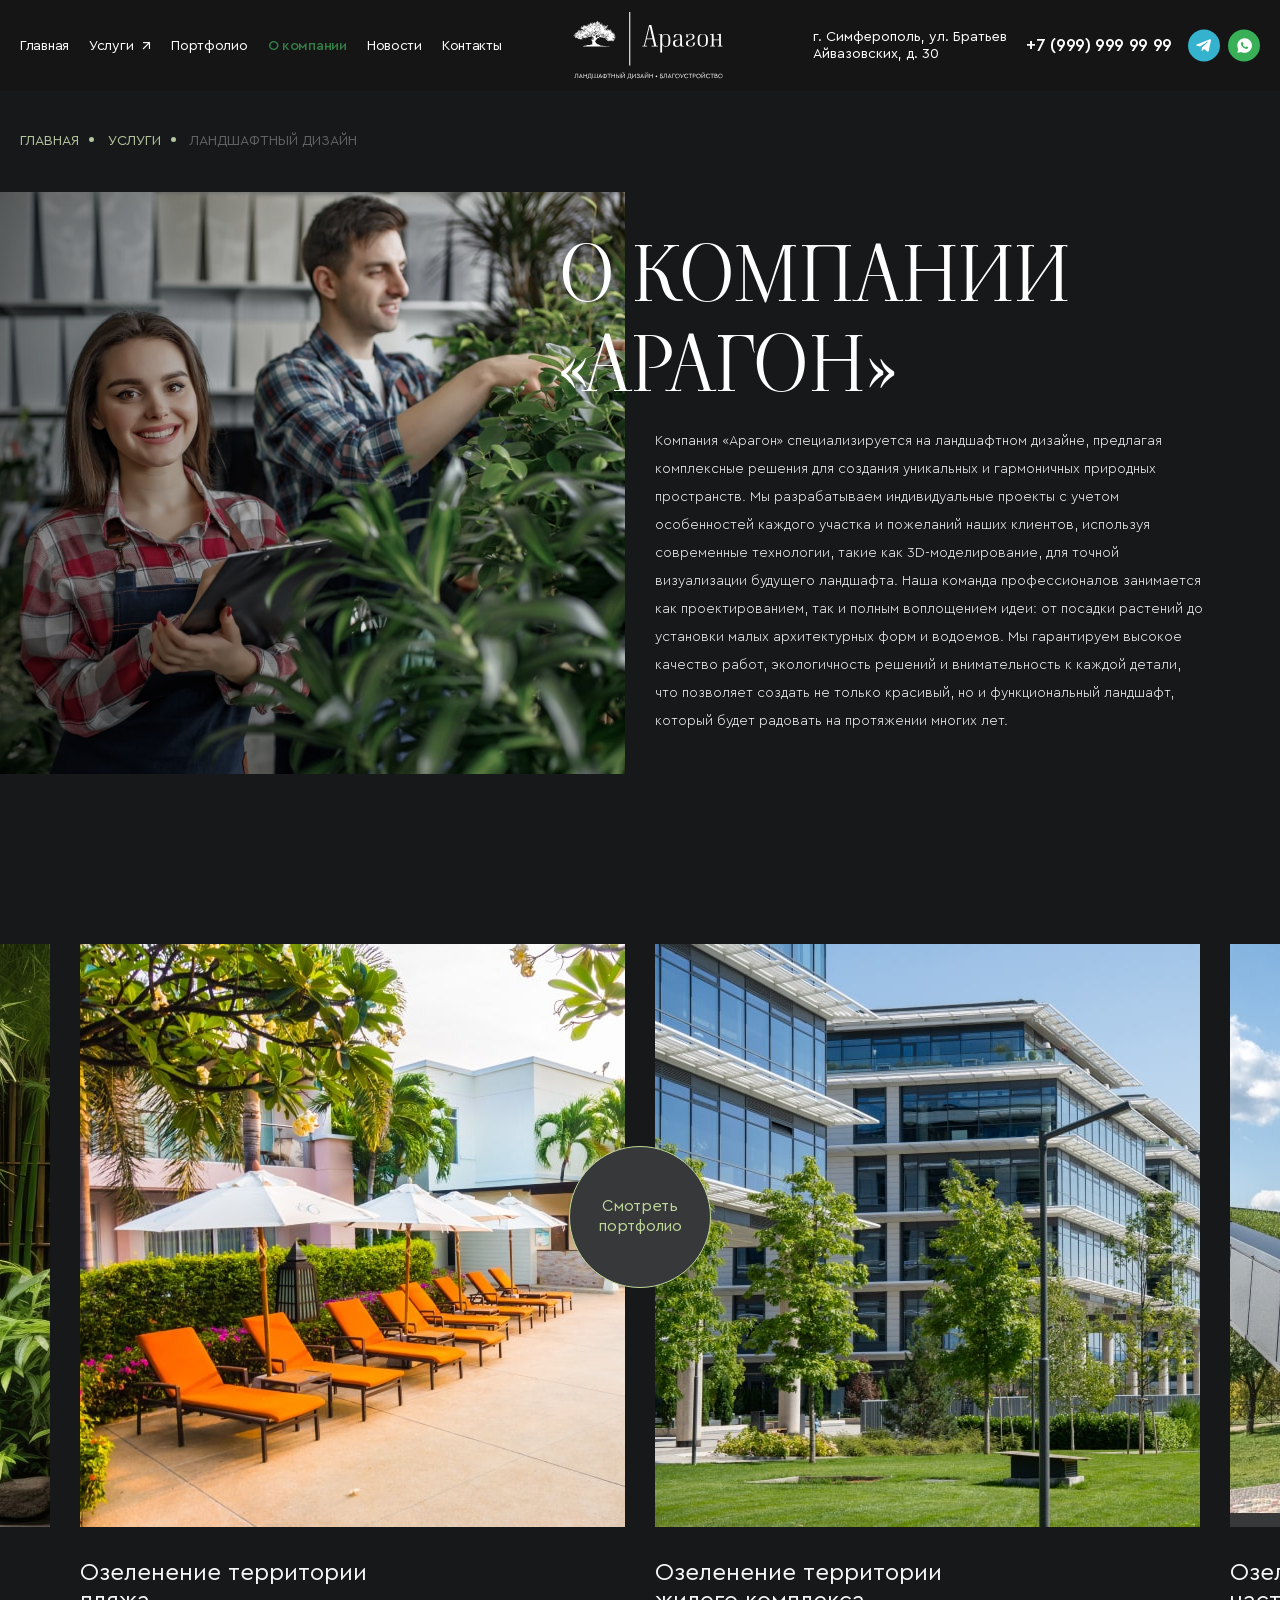
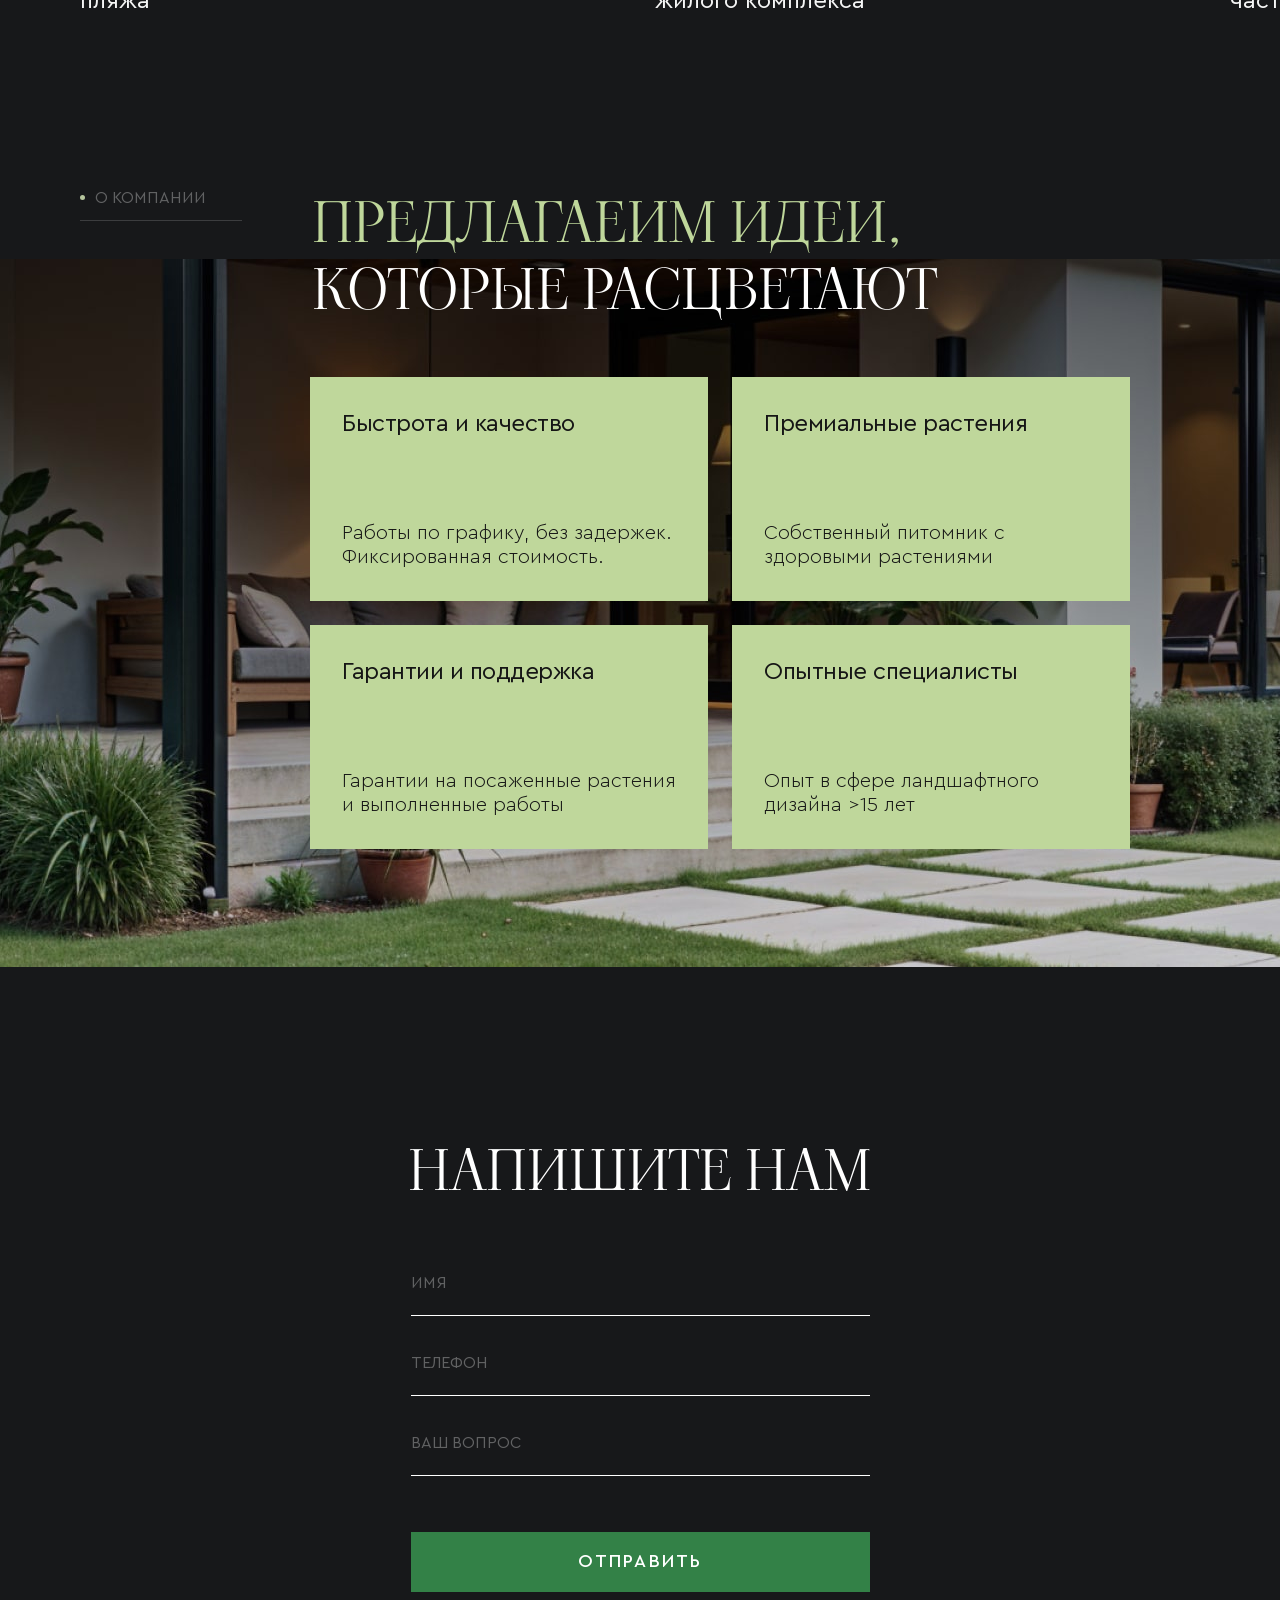
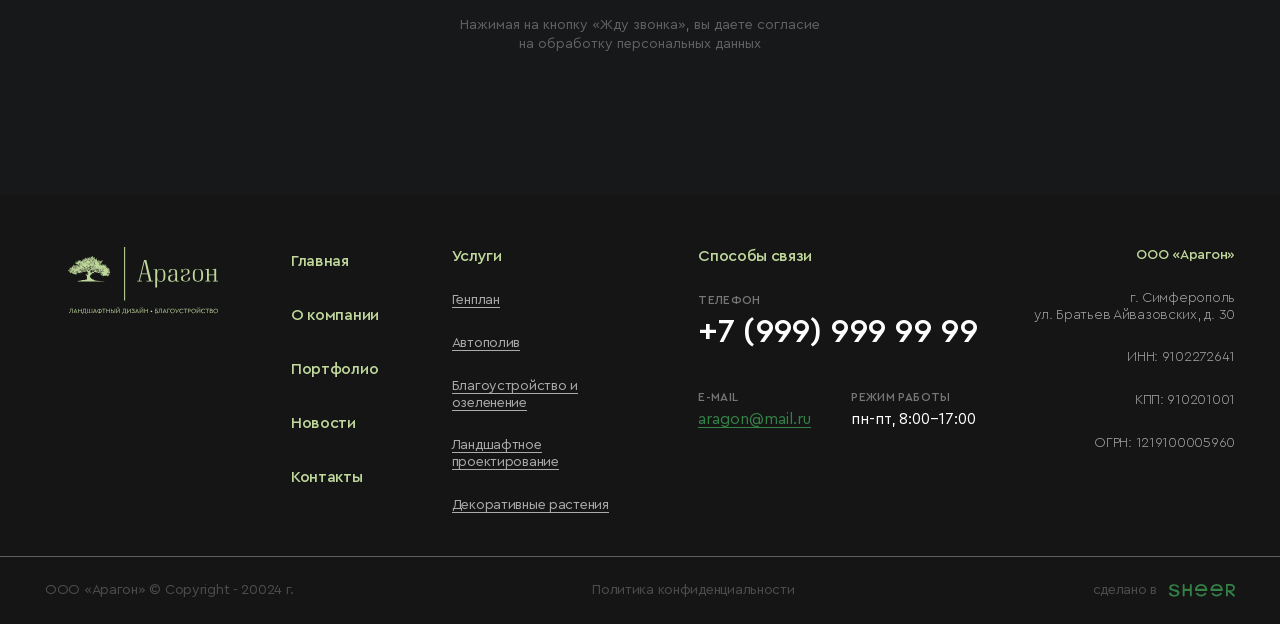
<file: about.html>
<!DOCTYPE html>
<!--[if lt IE 7]><html lang="ru" class="lt-ie9 lt-ie8 lt-ie7"><![endif]-->
<!--[if IE 7]><html lang="ru" class="lt-ie9 lt-ie8"><![endif]-->
<!--[if IE 8]><html lang="ru" class="lt-ie9"><![endif]-->
<!--[if gt IE 8]><!-->
<html lang="ru">
<!--<![endif]-->
<head>
	<meta charset="utf-8" />
	<title>Заголовок</title>
	<meta http-equiv="X-UA-Compatible" content="IE=edge" />
	<meta name="viewport" content="width=device-width, initial-scale=1, maximum-scale=1">
	<meta name="format-detection" content="telephone=no" />
	<link rel="shortcut icon" href="favicon.png" />
	<link rel="stylesheet" href="libs/bootstrap/bootstrap-grid.css" />
	<link rel="stylesheet" href="libs/fontawesome-free-5.12.0-web/css/all.min.css" />
	<link rel="stylesheet" href="libs/fancybox-master/dist/jquery.fancybox.min.css" />
	<link rel="stylesheet" href="libs/slick-1.5.9/slick/slick.css" />
	<link rel="stylesheet" href="libs/slick-1.5.9/slick/slick-theme.css" />
	<link rel="stylesheet" href="css/fonts.css" />
	<link rel="stylesheet" href="css/main.css?ver=1.2" />
	<link rel="stylesheet" href="css/media.css?ver=1.2" />
</head>
<body>
 
	<div class="wrapper wrapper_page">

		<header class="header default">
			<div class="container-fluid">
				<div class="header__wrapper">
					<span class='sandwich'>
						<span class='sw-topper'></span>
						<span class='sw-bottom'></span>
						<span class='sw-footer'></span>
					</span>
					<ul class="menu">
						<li><a href="#">Главная</a></li>
						<li class="menu__haschild">
							<a href="#">Услуги</a>
							<div class="menu__dropdown">
								<div class="close-menu"></div>
								<ul>
									<li><a href="#">Ландшафтный дизайн</a></li>
									<li><a href="#">Благоустройство</a></li>
									<li><a href="#">Обслуживание <br>и растениеводство</a></li>
								</ul>
							</div>
						</li>
						<li><a href="#">Портфолио</a></li>
						<li class="active"><a href="#">О компании</a></li>
						<li><a href="#">Новости</a></li>
						<li><a href="#">Контакты</a></li>
					</ul>
					<a href="#" class="logo">
						<img src="img/logo.svg" alt="alt">
					</a>
					<div class="header__right">
						<div class="header__locataion">г. Симферополь, ул. Братьев Айвазовских, д. 30</div>
						<div class="line-contacts">
							<a href="tel:+79999999999" class="phone-main">+7 (999) 999 99 99</a>
							<ul class="socials-list">
								<li><a href="#" target="_blank"><img src="img/tg.svg" alt="alt"></a></li>
								<li><a href="#" target="_blank"><img src="img/wp.svg" alt="alt"></a></li>
							</ul>
						</div>
					</div>
					<a href="tel:+79999999999" class="phone-mobile"><i class="fas fa-phone-alt"></i></a>
				</div>
			</div>
			<div class="menu-mobile">
				<ul class="menu">
					<li><a href="#">Главная</a></li>
					<li class="menu__haschild">
						<a href="#">Услуги</a>
						<div class="menu__dropdown">
							<div class="close-menu"></div>
							<ul>
								<li><a href="#">Ландшафтный дизайн</a></li>
								<li><a href="#">Благоустройство</a></li>
								<li><a href="#">Обслуживание <br>и растениеводство</a></li>
							</ul>
						</div>
					</li>
					<li><a href="#">Портфолио</a></li>
					<li class="active"><a href="#">О компании</a></li>
					<li><a href="#">Новости</a></li>
					<li><a href="#">Контакты</a></li>
				</ul>
				<div class="header__locataion">г. Симферополь, ул. Братьев Айвазовских, д. 30</div>
				<div class="line-contacts">
					<a href="tel:+79999999999" class="phone-main">+7 (999) 999 99 99</a>
					<ul class="socials-list">
						<li><a href="#" target="_blank"><img src="img/tg.svg" alt="alt"></a></li>
						<li><a href="#" target="_blank"><img src="img/wp.svg" alt="alt"></a></li>
					</ul>
				</div>
			</div>
			<div class="menu-overlay"></div>
		</header>

		<section class="page-about">
			<div class="container-fluid">
				<ul class="breadcrumbs">
					<li><a href="#">главная</a></li>
					<li><a href="#">услуги</a></li>
					<li>Ландшафтный дизайн</li>
				</ul>
			</div>
			<div class="about-main">
				<div class="row align-items-center">
					<div class="col-lg-6">
						<div class="page-about__image">
							<img src="img/page_about1.jpg" alt="alt">
						</div>
					</div>
					<div class="col-lg-6">
						<div class="about-content">
							<h1 class="title-big">о компании «Арагон»</h1>
							<p>Компания «Арагон» специализируется на ландшафтном дизайне, предлагая комплексные решения для создания уникальных и гармоничных природных пространств. Мы разрабатываем индивидуальные проекты с учетом особенностей каждого участка и пожеланий наших клиентов, используя современные технологии, такие как 3D-моделирование, для точной визуализации будущего ландшафта. Наша команда профессионалов занимается как проектированием, так и полным воплощением идеи: от посадки растений до установки малых архитектурных форм и водоемов. Мы гарантируем высокое качество работ, экологичность решений и внимательность к каждой детали, что позволяет создать не только красивый, но и функциональный ландшафт, который будет радовать на протяжении многих лет.</p>
						</div>
					</div>
				</div>
			</div>
		</section>

		<section class="portfolio portfolio_about">
			<div class="container">
				<div class="portfolio__wrapper">
					<div class="slider-portfolio">
						<div>
							<a href="#" class="item-portfolio">
								<span class="item-portfolio__image">
									<img src="img/portfolio1.jpg" alt="alt">
								</span>
								<span class="item-portfolio__title">Озеленение территории <br>пляжа</span>
							</a>
						</div>
						<div>
							<a href="#" class="item-portfolio">
								<span class="item-portfolio__image">
									<img src="img/portfolio2.jpg" alt="alt">
								</span>
								<span class="item-portfolio__title">Озеленение территории <br>жилого комплекса</span>
							</a>
						</div>
						<div>
							<a href="#" class="item-portfolio">
								<span class="item-portfolio__image">
									<img src="img/portfolio3.jpg" alt="alt">
								</span>
								<span class="item-portfolio__title">Озеленение кровли <br>частного объекта</span>
							</a>
						</div>
						<div>
							<a href="#" class="item-portfolio">
								<span class="item-portfolio__image">
									<img src="img/portfolio4.jpg" alt="alt">
								</span>
								<span class="item-portfolio__title">Живая изгородь <br>из бамбука на территории отеля</span>
							</a>
						</div>
						<div>
							<a href="#" class="item-portfolio">
								<span class="item-portfolio__image">
									<img src="img/portfolio1.jpg" alt="alt">
								</span>
								<span class="item-portfolio__title">Озеленение территории <br>пляжа</span>
							</a>
						</div>
						<div>
							<a href="#" class="item-portfolio">
								<span class="item-portfolio__image">
									<img src="img/portfolio2.jpg" alt="alt">
								</span>
								<span class="item-portfolio__title">Озеленение территории <br>жилого комплекса</span>
							</a>
						</div>
						<div>
							<a href="#" class="item-portfolio">
								<span class="item-portfolio__image">
									<img src="img/portfolio3.jpg" alt="alt">
								</span>
								<span class="item-portfolio__title">Озеленение кровли <br>частного объекта</span>
							</a>
						</div>
						<div>
							<a href="#" class="item-portfolio">
								<span class="item-portfolio__image">
									<img src="img/portfolio4.jpg" alt="alt">
								</span>
								<span class="item-portfolio__title">Живая изгородь <br>из бамбука на территории отеля</span>
							</a>
						</div>
					</div>
					<a href="#" class="btn-circle">Смотреть портфолио</a>
				</div>
			</div>
		</section>

		<section class="about about_page">
			<div class="container">
				<div class="head-section">
					<div class="row">
						<div class="col-lg-2">
							<h2 class="title-section">О компании</h2>
						</div>
						<div class="col-lg-10">
							<div class="head-section__content">
								<h2 class="title-main"><span>предлагаеим Идеи,</span> которые расцветают</h2>
							</div>
						</div>
					</div>
				</div>
			</div>
			<div class="about__main">
				<div class="container">
					<div class="about__content">
						<div class="row row_main">
							<div class="col-6">
								<div class="item-about">
									<div class="title-middle">Быстрота и качество</div>
									<p>Работы по графику, без задержек. Фиксированная стоимость.</p>
								</div>
							</div>
							<div class="col-6">
								<div class="item-about">
									<div class="title-middle">Премиальные растения</div>
									<p>Собственный питомник с здоровыми растениями</p>
								</div>
							</div>
							<div class="col-6">
								<div class="item-about">
									<div class="title-middle">Гарантии и поддержка</div>
									<p>Гарантии на посаженные растения и выполненные работы</p>
								</div>
							</div>
							<div class="col-6">
								<div class="item-about">
									<div class="title-middle">Опытные специалисты</div>
									<p>Опыт в сфере ландшафтного дизайна >15 лет</p>
								</div>
							</div>
						</div>
					</div>
				</div>
			</div>
		</section>

		<section class="consultation">
			<div class="container">
				<h2 class="title-main">напишите нам</h2>
				<div class="consultation__form">
					<form>
						<div class="item-form">
							<input type="text" placeholder="ИМЯ" required>
						</div>
						<div class="item-form">
							<input type="tel" placeholder="ТЕЛЕФОН" class="input-phone" inputmode="numeric" required>
						</div>
						<div class="item-form">
							<input type="text" placeholder="ваш вопрос" required>
						</div>
						<input type="submit" class="btn-main" value="Отправить">
						<div class="agree-form">Нажимая на кнопку «Жду звонка», вы даете согласие на обработку персональных данных</div>
					</form>
				</div>
			</div>
		</section>

		<footer class="footer">
			<div class="container-fluid">
				<div class="row">
					<div class="col-lg-2">
						<div class="footer__logo">
							<a href="#" class="logo">
								<img src="img/logo2.svg" alt="alt">
							</a>
						</div>
					</div>
					<div class="col-lg-2 col-6">
						<div class="col-menu">
							<ul class="footer__menu">
								<li><a href="#">Главная</a></li>
								<li><a href="#">О компании</a></li>
								<li><a href="#">Портфолио</a></li>
								<li><a href="#">Новости</a></li>
								<li><a href="#">Контакты</a></li>
							</ul>
						</div>
					</div>
					<div class="col-lg-2 col-6">
						<div class="col-nav">
							<div class="footer__title">Услуги</div>
							<ul class="footer__nav">
								<li><a href="#">Генплан</a></li>
								<li><a href="#">Автополив</a></li>
								<li><a href="#">Благоустройство и озеленение</a></li>
								<li><a href="#">Ландшафтное проектирование</a></li>
								<li><a href="#">Декоративные растения</a></li>
							</ul>
						</div>
					</div>
					<div class="col-lg-4 col-6">
						<div class="footer__feedback">
							<div class="footer__title">Способы связи</div>
							<div class="footer__subtitle">телефон</div>
							<a href="tel:+79999999999" class="phone-main">+7 (999) 999 99 99</a>
							<div class="row">
								<div class="col-lg-6">
									<div class="footer__subtitle">e-mail</div>
									<a href="mailto:aragon@mail.ru" class="footer__mail">aragon@mail.ru</a>
								</div>
								<div class="col-lg-6">
									<div class="footer__subtitle">Режим работы</div>
									<p>пн-пт, 8:00-17:00</p>
								</div>
							</div>
						</div>
					</div>
					<div class="col-lg-2 col-6">
						<div class="footer-contacts-wrap">
							<div class="footer__contacts">
								<div class="footer__title">ООО «Арагон»</div>
								<p>г. Симферополь <br>ул. Братьев Айвазовских, д. 30</p>
								<p>ИНН: 9102272641</p>
								<p>КПП: 910201001</p>
								<p>ОГРН: 1219100005960</p>
							</div>
						</div>
					</div>
				</div>
			</div>
			<div class="footer-bottom">
				<div class="container-fluid">
					<div class="footer-bottom__wrapper">
						<div class="copyright">ООО «Арагон» © Copyright - 20024 г.</div>
						<a href="#">Политика конфиденциальности</a>
						<div class="create">сделано в <a href="#" target="_blank"><img src="img/sheer.svg" alt="alt"></a></div>
					</div>
				</div>
			</div>
		</footer>
		
	</div>

	<!--[if lt IE 9]>
	<script src="libs/html5shiv/es5-shim.min.js"></script>
	<script src="libs/html5shiv/html5shiv.min.js"></script>
	<script src="libs/html5shiv/html5shiv-printshiv.min.js"></script>
	<script src="libs/respond/respond.min.js"></script>
	<![endif]-->
	<script src="libs/jquery/jquery-3.6.0.min.js"></script>
	<script src="libs/jquery-mousewheel/jquery.mousewheel.min.js"></script>
	<script src="libs/fancybox-master/dist/jquery.fancybox.min.js"></script>
	<script src="libs/slick-1.5.9/slick/slick.min.js"></script>
	<script src="libs/scroll2id/PageScroll2id.min.js"></script>
	<script src="libs/mask/jquery.maskedinput.js"></script>
	<script src="libs/jQueryFormStyler-master/jquery.formstyler.min.js"></script>
	<script src="js/common.js?ver=1.2"></script>
	<!-- Yandex.Metrika counter --><!-- /Yandex.Metrika counter -->
	<!-- Google Analytics counter --><!-- /Google Analytics counter -->
</body>
</html>
</file>
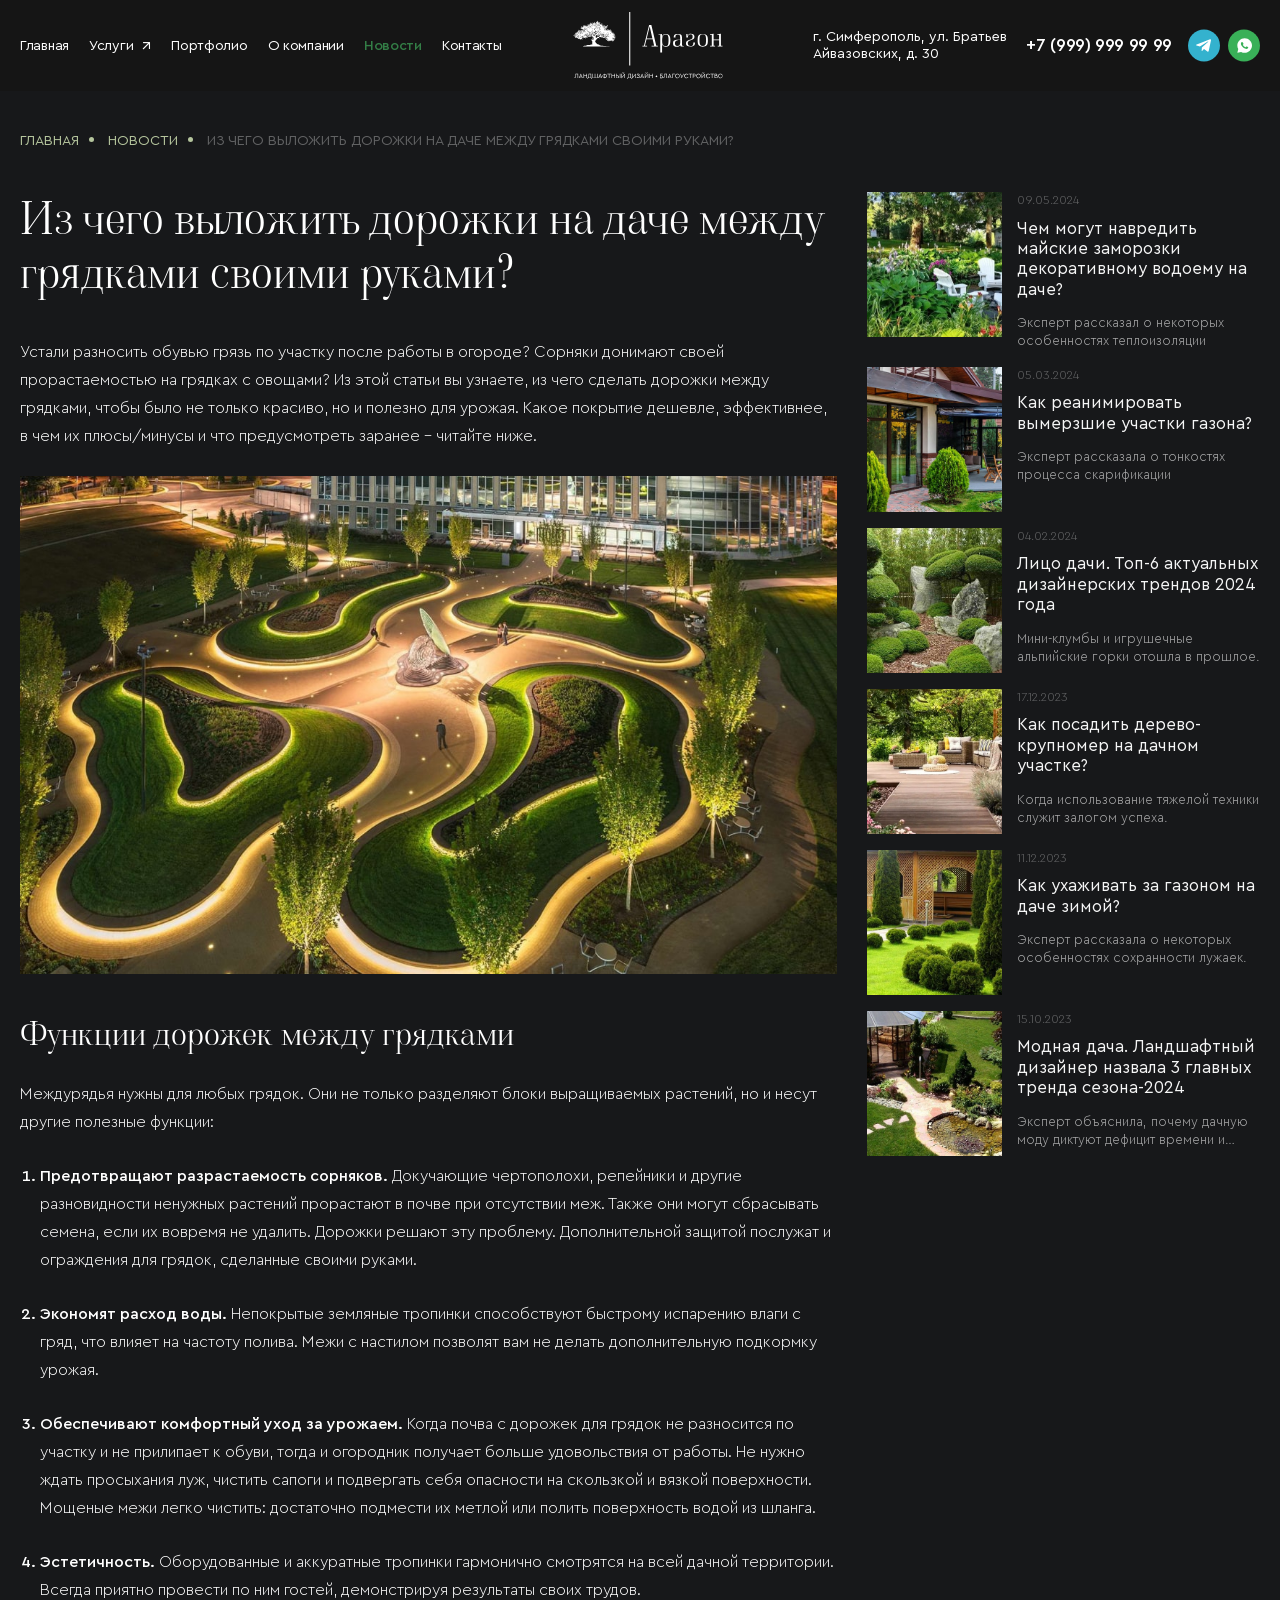
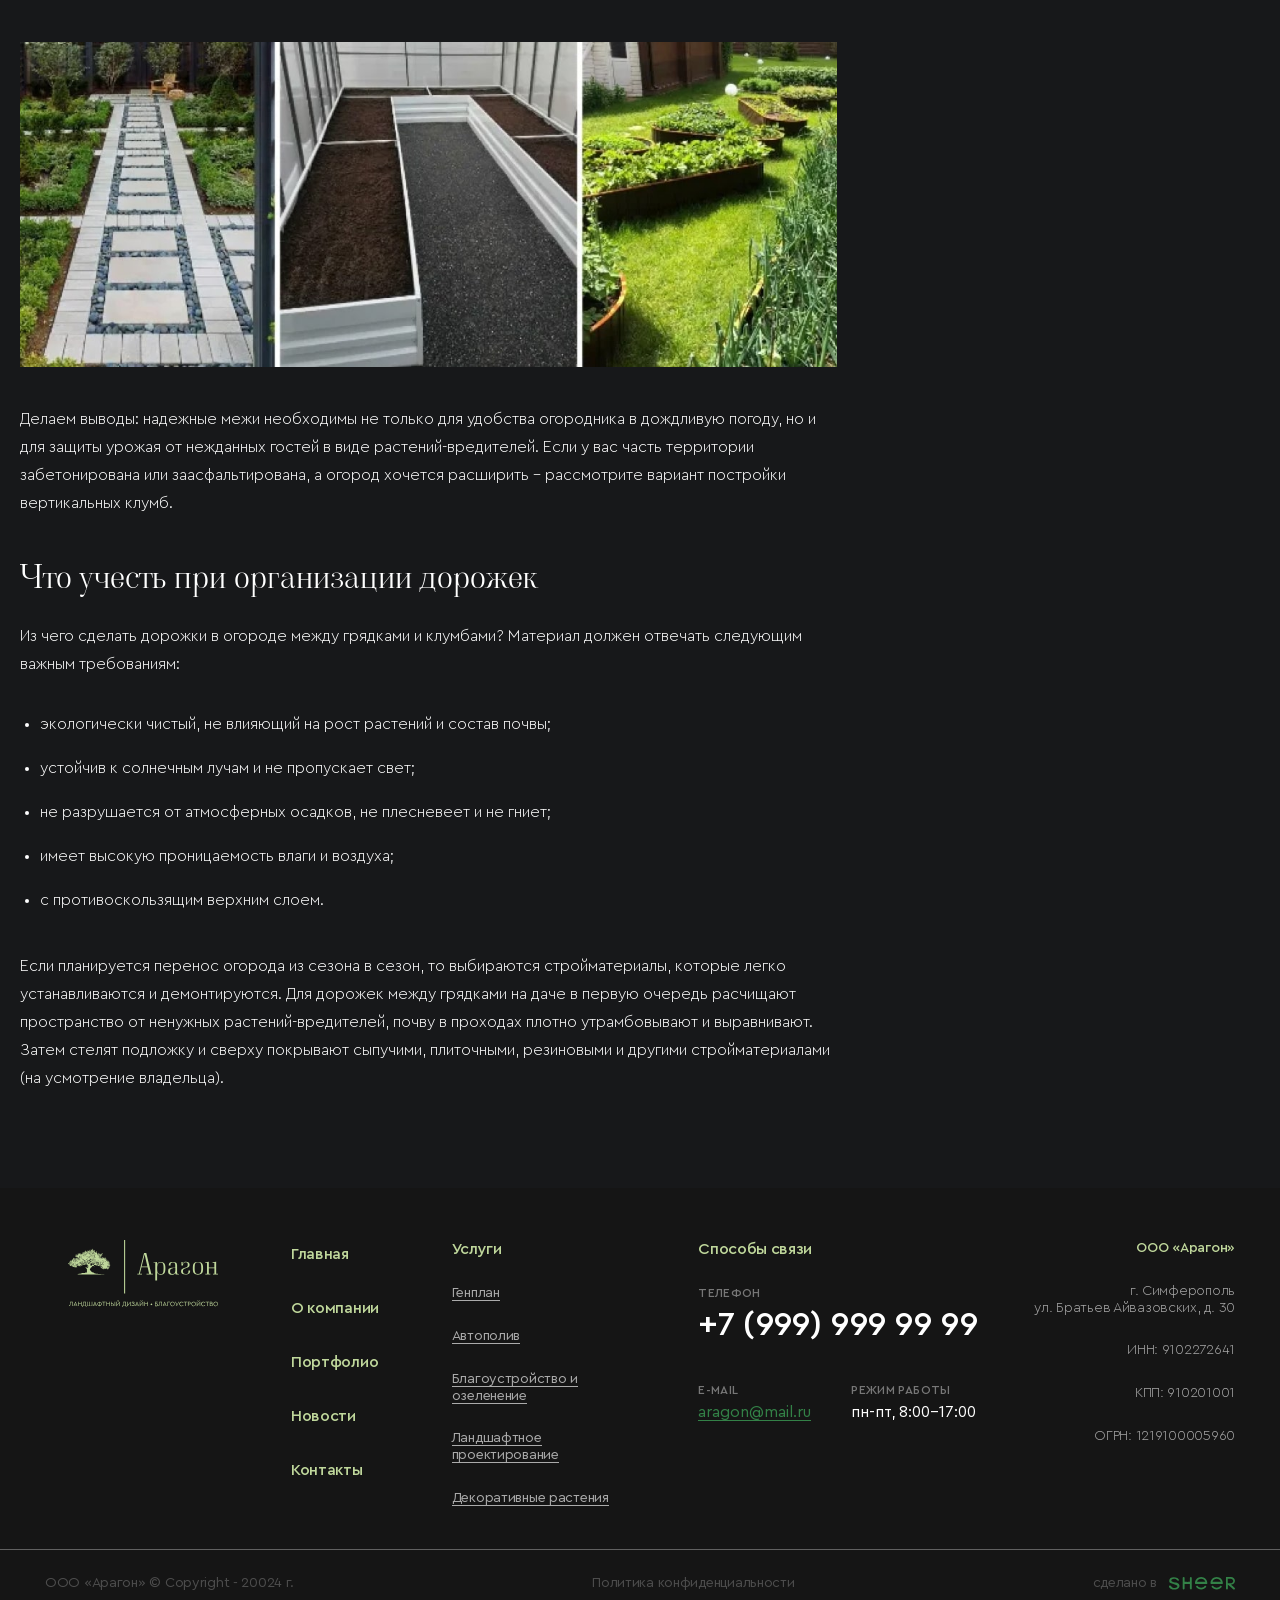
<file: article.html>
<!DOCTYPE html>
<!--[if lt IE 7]><html lang="ru" class="lt-ie9 lt-ie8 lt-ie7"><![endif]-->
<!--[if IE 7]><html lang="ru" class="lt-ie9 lt-ie8"><![endif]-->
<!--[if IE 8]><html lang="ru" class="lt-ie9"><![endif]-->
<!--[if gt IE 8]><!-->
<html lang="ru">
<!--<![endif]-->
<head>
	<meta charset="utf-8" />
	<title>Заголовок</title>
	<meta http-equiv="X-UA-Compatible" content="IE=edge" />
	<meta name="viewport" content="width=device-width, initial-scale=1, maximum-scale=1">
	<meta name="format-detection" content="telephone=no" />
	<link rel="shortcut icon" href="favicon.png" />
	<link rel="stylesheet" href="libs/bootstrap/bootstrap-grid.css" />
	<link rel="stylesheet" href="libs/fontawesome-free-5.12.0-web/css/all.min.css" />
	<link rel="stylesheet" href="libs/fancybox-master/dist/jquery.fancybox.min.css" />
	<link rel="stylesheet" href="libs/slick-1.5.9/slick/slick.css" />
	<link rel="stylesheet" href="libs/slick-1.5.9/slick/slick-theme.css" />
	<link rel="stylesheet" href="css/fonts.css" />
	<link rel="stylesheet" href="css/main.css?ver=1.5" />
	<link rel="stylesheet" href="css/media.css?ver=1.5" />
</head>
<body>
 
	<div class="wrapper wrapper_page">

		<header class="header default">
			<div class="container-fluid">
				<div class="header__wrapper">
					<span class='sandwich'>
						<span class='sw-topper'></span>
						<span class='sw-bottom'></span>
						<span class='sw-footer'></span>
					</span>
					<ul class="menu">
						<li><a href="#">Главная</a></li>
						<li class="menu__haschild">
							<a href="#">Услуги</a>
							<div class="menu__dropdown">
								<div class="close-menu"></div>
								<ul>
									<li><a href="#">Ландшафтный дизайн</a></li>
									<li><a href="#">Благоустройство</a></li>
									<li><a href="#">Обслуживание <br>и растениеводство</a></li>
								</ul>
							</div>
						</li>
						<li><a href="#">Портфолио</a></li>
						<li><a href="#">О компании</a></li>
						<li class="active"><a href="#">Новости</a></li>
						<li><a href="#">Контакты</a></li>
					</ul>
					<a href="#" class="logo">
						<img src="img/logo.svg" alt="alt">
					</a>
					<div class="header__right">
						<div class="header__locataion">г. Симферополь, ул. Братьев Айвазовских, д. 30</div>
						<div class="line-contacts">
							<a href="tel:+79999999999" class="phone-main">+7 (999) 999 99 99</a>
							<ul class="socials-list">
								<li><a href="#" target="_blank"><img src="img/tg.svg" alt="alt"></a></li>
								<li><a href="#" target="_blank"><img src="img/wp.svg" alt="alt"></a></li>
							</ul>
						</div>
					</div>
					<a href="tel:+79999999999" class="phone-mobile"><i class="fas fa-phone-alt"></i></a>
				</div>
			</div>
			<div class="menu-mobile">
				<ul class="menu">
					<li><a href="#">Главная</a></li>
					<li class="menu__haschild">
						<a href="#">Услуги</a>
						<div class="menu__dropdown">
							<div class="close-menu"></div>
							<ul>
								<li><a href="#">Ландшафтный дизайн</a></li>
								<li><a href="#">Благоустройство</a></li>
								<li><a href="#">Обслуживание <br>и растениеводство</a></li>
							</ul>
						</div>
					</li>
					<li><a href="#">Портфолио</a></li>
					<li><a href="#">О компании</a></li>
					<li class="active"><a href="#">Новости</a></li>
					<li><a href="#">Контакты</a></li>
				</ul>
				<div class="header__locataion">г. Симферополь, ул. Братьев Айвазовских, д. 30</div>
				<div class="line-contacts">
					<a href="tel:+79999999999" class="phone-main">+7 (999) 999 99 99</a>
					<ul class="socials-list">
						<li><a href="#" target="_blank"><img src="img/tg.svg" alt="alt"></a></li>
						<li><a href="#" target="_blank"><img src="img/wp.svg" alt="alt"></a></li>
					</ul>
				</div>
			</div>
			<div class="menu-overlay"></div>
		</header>

		<section class="page-article">
			<div class="container-fluid">
				<ul class="breadcrumbs">
					<li><a href="#">главная</a></li>
					<li><a href="#">новости</a></li>
					<li>Из чего выложить дорожки на даче между грядками своими руками?</li>
				</ul>
				<div class="row">
					<div class="col-lg-8">
						<div class="article-content">
							<h1>Из чего выложить дорожки на даче между грядками своими руками?</h1>
							<p>Устали разносить обувью грязь по участку после работы в огороде? Сорняки донимают своей прорастаемостью на грядках с овощами? Из этой статьи вы узнаете, из чего сделать дорожки между грядками, чтобы было не только красиво, но и полезно для урожая. Какое покрытие дешевле, эффективнее, в чем их плюсы/минусы и что предусмотреть заранее – читайте ниже.</p>
							<img src="img/article1.jpg" alt="alt">
							<h2>Функции дорожек между грядками</h2>
							<p>Междурядья нужны для любых грядок. Они не только разделяют блоки выращиваемых растений, но и несут другие полезные функции:</p>
							<ol>
								<li><strong>Предотвращают разрастаемость сорняков.</strong> Докучающие чертополохи, репейники и другие разновидности ненужных растений прорастают в почве при отсутствии меж. Также они могут сбрасывать семена, если их вовремя не удалить. Дорожки решают эту проблему. Дополнительной защитой послужат и ограждения для грядок, сделанные своими руками.</li>
								<li><strong>Экономят расход воды.</strong> Непокрытые земляные тропинки способствуют быстрому испарению влаги с гряд, что влияет на частоту полива. Межи с настилом позволят вам не делать дополнительную подкормку урожая.</li>
								<li><strong>Обеспечивают комфортный уход за урожаем.</strong> Когда почва с дорожек для грядок не разносится по участку и не прилипает к обуви, тогда и огородник получает больше удовольствия от работы. Не нужно ждать просыхания луж, чистить сапоги и подвергать себя опасности на скользкой и вязкой поверхности. Мощеные межи легко чистить: достаточно подмести их метлой или полить поверхность водой из шланга.</li>
								<li><strong>Эстетичность.</strong> Оборудованные и аккуратные тропинки гармонично смотрятся на всей дачной территории. Всегда приятно провести по ним гостей, демонстрируя результаты своих трудов.</li>
							</ol>
							<img src="img/article2.jpg" alt="alt">
							<p>Делаем выводы: надежные межи необходимы не только для удобства огородника в дождливую погоду, но и для защиты урожая от нежданных гостей в виде растений-вредителей. Если у вас часть территории забетонирована или заасфальтирована, а огород хочется расширить – рассмотрите вариант постройки вертикальных клумб.</p>
							<h2>Что учесть при организации дорожек</h2>
							<p>Из чего сделать дорожки в огороде между грядками и клумбами? Материал должен отвечать следующим важным требованиям:</p>
							<ul>
								<li>экологически чистый, не влияющий на рост растений и состав почвы;</li>
								<li>устойчив к солнечным лучам и не пропускает свет;</li>
								<li>не разрушается от атмосферных осадков, не плесневеет и не гниет;</li>
								<li>имеет высокую проницаемость влаги и воздуха;</li>
								<li>с противоскользящим верхним слоем.</li>
							</ul>
							<p>Если планируется перенос огорода из сезона в сезон, то выбираются стройматериалы, которые легко устанавливаются и демонтируются. Для дорожек между грядками на даче в первую очередь расчищают пространство от ненужных растений-вредителей, почву в проходах плотно утрамбовывают и выравнивают. Затем стелят подложку и сверху покрывают сыпучими, плиточными, резиновыми и другими стройматериалами (на усмотрение владельца).</p>
						</div>
					</div>
					<div class="col-lg-4">
						<a href="#" class="item-news item-news_page">
							<span class="item-news__image">
								<img src="img/news2.jpg" alt="alt">
							</span>
							<span class="item-news__content">
								<span class="item-news__date">09.05.2024</span>
								<span class="item-news__title">Чем могут навредить майские заморозки декоративному водоему на даче?</span>
								<span class="item-news__text">Эксперт рассказал о некоторых особенностях теплоизоляции</span>
							</span>
						</a>
						<a href="#" class="item-news item-news_page">
							<span class="item-news__image">
								<img src="img/news3.jpg" alt="alt">
							</span>
							<span class="item-news__content">
								<span class="item-news__date">05.03.2024</span>
								<span class="item-news__title">Как реанимировать вымерзшие участки газона?</span>
								<span class="item-news__text">Эксперт рассказала о тонкостях процесса скарификации</span>
							</span>
						</a>
						<a href="#" class="item-news item-news_page">
							<span class="item-news__image">
								<img src="img/news4.jpg" alt="alt">
							</span>
							<span class="item-news__content">
								<span class="item-news__date">04.02.2024</span>
								<span class="item-news__title">Лицо дачи. Топ-6 актуальных дизайнерских трендов 2024 года</span>
								<span class="item-news__text">Мини-клумбы и игрушечные альпийские горки отошла в прошлое.</span>
							</span>
						</a>
						<a href="#" class="item-news item-news_page">
							<span class="item-news__image">
								<img src="img/news5.jpg" alt="alt">
							</span>
							<span class="item-news__content">
								<span class="item-news__date">17.12.2023</span>
								<span class="item-news__title">Как посадить дерево-крупномер на дачном участке?</span>
								<span class="item-news__text">Когда использование тяжелой техники служит залогом успеха.</span>
							</span>
						</a>
						<a href="#" class="item-news item-news_page">
							<span class="item-news__image">
								<img src="img/news6.jpg" alt="alt">
							</span>
							<span class="item-news__content">
								<span class="item-news__date">11.12.2023</span>
								<span class="item-news__title">Как ухаживать за газоном на даче зимой?</span>
								<span class="item-news__text">Эксперт рассказала о некоторых особенностях сохранности лужаек.</span>
							</span>
						</a>
						<a href="#" class="item-news item-news_page">
							<span class="item-news__image">
								<img src="img/news7.jpg" alt="alt">
							</span>
							<span class="item-news__content">
								<span class="item-news__date">15.10.2023</span>
								<span class="item-news__title">Модная дача. Ландшафтный дизайнер назвала 3 главных тренда сезона-2024</span>
								<span class="item-news__text">Эксперт объяснила, почему дачную моду диктуют дефицит времени и утилитарность.</span>
							</span>
						</a>
					</div>
				</div>
			</div>
		</section>

		<footer class="footer">
			<div class="container-fluid">
				<div class="row">
					<div class="col-lg-2">
						<div class="footer__logo">
							<a href="#" class="logo">
								<img src="img/logo2.svg" alt="alt">
							</a>
						</div>
					</div>
					<div class="col-lg-2 col-6">
						<div class="col-menu">
							<ul class="footer__menu">
								<li><a href="#">Главная</a></li>
								<li><a href="#">О компании</a></li>
								<li><a href="#">Портфолио</a></li>
								<li><a href="#">Новости</a></li>
								<li><a href="#">Контакты</a></li>
							</ul>
						</div>
					</div>
					<div class="col-lg-2 col-6">
						<div class="col-nav">
							<div class="footer__title">Услуги</div>
							<ul class="footer__nav">
								<li><a href="#">Генплан</a></li>
								<li><a href="#">Автополив</a></li>
								<li><a href="#">Благоустройство и озеленение</a></li>
								<li><a href="#">Ландшафтное проектирование</a></li>
								<li><a href="#">Декоративные растения</a></li>
							</ul>
						</div>
					</div>
					<div class="col-lg-4 col-6">
						<div class="footer__feedback">
							<div class="footer__title">Способы связи</div>
							<div class="footer__subtitle">телефон</div>
							<a href="tel:+79999999999" class="phone-main">+7 (999) 999 99 99</a>
							<div class="row">
								<div class="col-lg-6">
									<div class="footer__subtitle">e-mail</div>
									<a href="mailto:aragon@mail.ru" class="footer__mail">aragon@mail.ru</a>
								</div>
								<div class="col-lg-6">
									<div class="footer__subtitle">Режим работы</div>
									<p>пн-пт, 8:00-17:00</p>
								</div>
							</div>
						</div>
					</div>
					<div class="col-lg-2 col-6">
						<div class="footer-contacts-wrap">
							<div class="footer__contacts">
								<div class="footer__title">ООО «Арагон»</div>
								<p>г. Симферополь <br>ул. Братьев Айвазовских, д. 30</p>
								<p>ИНН: 9102272641</p>
								<p>КПП: 910201001</p>
								<p>ОГРН: 1219100005960</p>
							</div>
						</div>
					</div>
				</div>
			</div>
			<div class="footer-bottom">
				<div class="container-fluid">
					<div class="footer-bottom__wrapper">
						<div class="copyright">ООО «Арагон» © Copyright - 20024 г.</div>
						<a href="#">Политика конфиденциальности</a>
						<div class="create">сделано в <a href="#" target="_blank"><img src="img/sheer.svg" alt="alt"></a></div>
					</div>
				</div>
			</div>
		</footer>
		
	</div>

	<!--[if lt IE 9]>
	<script src="libs/html5shiv/es5-shim.min.js"></script>
	<script src="libs/html5shiv/html5shiv.min.js"></script>
	<script src="libs/html5shiv/html5shiv-printshiv.min.js"></script>
	<script src="libs/respond/respond.min.js"></script>
	<![endif]-->
	<script src="libs/jquery/jquery-3.6.0.min.js"></script>
	<script src="libs/jquery-mousewheel/jquery.mousewheel.min.js"></script>
	<script src="libs/fancybox-master/dist/jquery.fancybox.min.js"></script>
	<script src="libs/slick-1.5.9/slick/slick.min.js"></script>
	<script src="libs/scroll2id/PageScroll2id.min.js"></script>
	<script src="libs/mask/jquery.maskedinput.js"></script>
	<script src="libs/jQueryFormStyler-master/jquery.formstyler.min.js"></script>
	<script src="js/common.js?ver=1.5"></script>
	<!-- Yandex.Metrika counter --><!-- /Yandex.Metrika counter -->
	<!-- Google Analytics counter --><!-- /Google Analytics counter -->
</body>
</html>
</file>
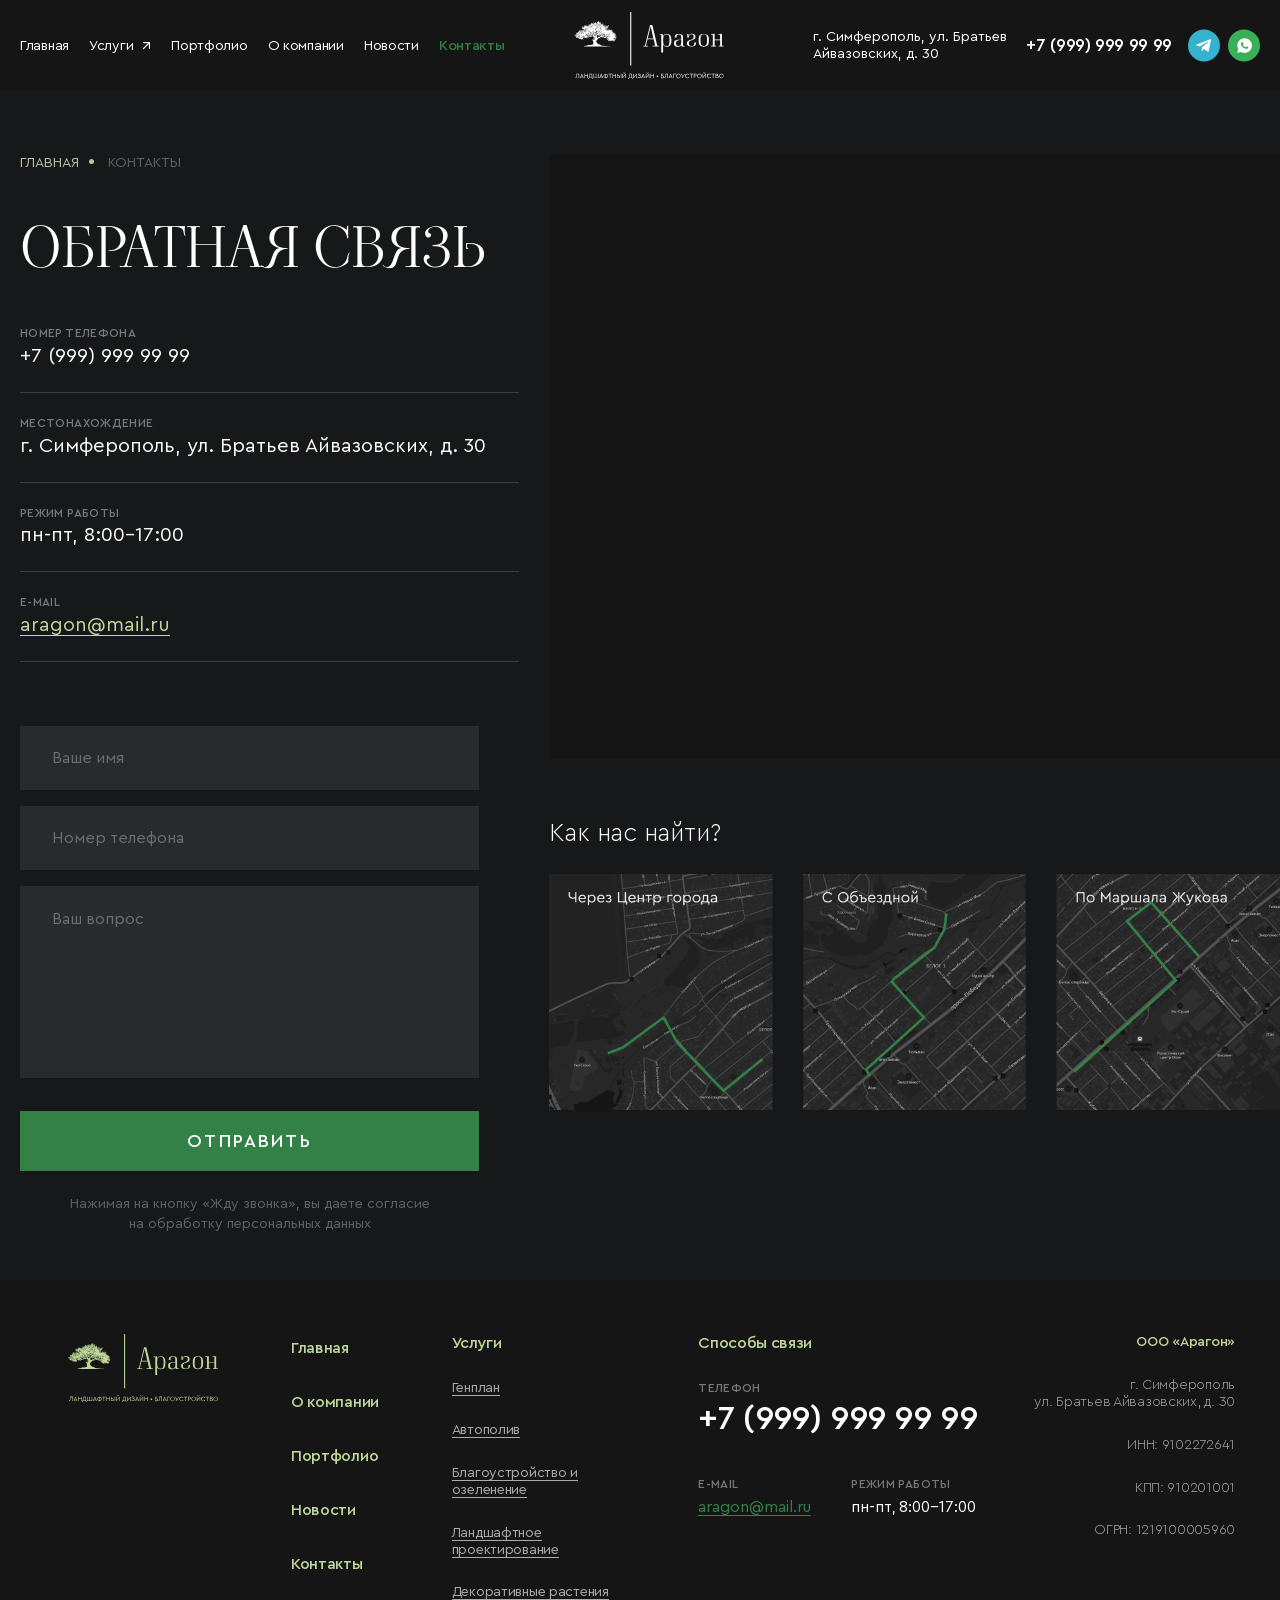
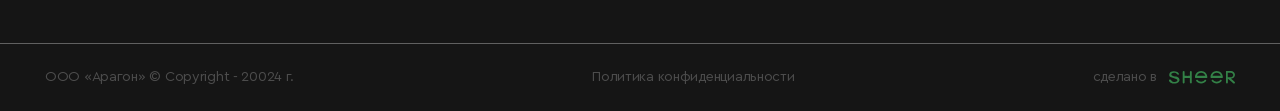
<file: contacts.html>
<!DOCTYPE html>
<!--[if lt IE 7]><html lang="ru" class="lt-ie9 lt-ie8 lt-ie7"><![endif]-->
<!--[if IE 7]><html lang="ru" class="lt-ie9 lt-ie8"><![endif]-->
<!--[if IE 8]><html lang="ru" class="lt-ie9"><![endif]-->
<!--[if gt IE 8]><!-->
<html lang="ru">
<!--<![endif]-->
<head>
	<meta charset="utf-8" />
	<title>Заголовок</title>
	<meta http-equiv="X-UA-Compatible" content="IE=edge" />
	<meta name="viewport" content="width=device-width, initial-scale=1, maximum-scale=1">
	<meta name="format-detection" content="telephone=no" />
	<link rel="shortcut icon" href="favicon.png" />
	<link rel="stylesheet" href="libs/bootstrap/bootstrap-grid.css" />
	<link rel="stylesheet" href="libs/fontawesome-free-5.12.0-web/css/all.min.css" />
	<link rel="stylesheet" href="libs/fancybox-master/dist/jquery.fancybox.min.css" />
	<link rel="stylesheet" href="libs/slick-1.5.9/slick/slick.css" />
	<link rel="stylesheet" href="libs/slick-1.5.9/slick/slick-theme.css" />
	<link rel="stylesheet" href="css/fonts.css" />
	<link rel="stylesheet" href="css/main.css?ver=1.5" />
	<link rel="stylesheet" href="css/media.css?ver=1.5" />
</head>
<body>
 
	<div class="wrapper wrapper_page">

		<header class="header default">
			<div class="container-fluid">
				<div class="header__wrapper">
					<span class='sandwich'>
						<span class='sw-topper'></span>
						<span class='sw-bottom'></span>
						<span class='sw-footer'></span>
					</span>
					<ul class="menu">
						<li><a href="#">Главная</a></li>
						<li class="menu__haschild">
							<a href="#">Услуги</a>
							<div class="menu__dropdown">
								<div class="close-menu"></div>
								<ul>
									<li><a href="#">Ландшафтный дизайн</a></li>
									<li><a href="#">Благоустройство</a></li>
									<li><a href="#">Обслуживание <br>и растениеводство</a></li>
								</ul>
							</div>
						</li>
						<li><a href="#">Портфолио</a></li>
						<li><a href="#">О компании</a></li>
						<li><a href="#">Новости</a></li>
						<li class="active"><a href="#">Контакты</a></li>
					</ul>
					<a href="#" class="logo">
						<img src="img/logo.svg" alt="alt">
					</a>
					<div class="header__right">
						<div class="header__locataion">г. Симферополь, ул. Братьев Айвазовских, д. 30</div>
						<div class="line-contacts">
							<a href="tel:+79999999999" class="phone-main">+7 (999) 999 99 99</a>
							<ul class="socials-list">
								<li><a href="#" target="_blank"><img src="img/tg.svg" alt="alt"></a></li>
								<li><a href="#" target="_blank"><img src="img/wp.svg" alt="alt"></a></li>
							</ul>
						</div>
					</div>
					<a href="tel:+79999999999" class="phone-mobile"><i class="fas fa-phone-alt"></i></a>
				</div>
			</div>
			<div class="menu-mobile">
				<ul class="menu">
					<li><a href="#">Главная</a></li>
					<li class="menu__haschild">
						<a href="#">Услуги</a>
						<div class="menu__dropdown">
							<div class="close-menu"></div>
							<ul>
								<li><a href="#">Ландшафтный дизайн</a></li>
								<li><a href="#">Благоустройство</a></li>
								<li><a href="#">Обслуживание <br>и растениеводство</a></li>
							</ul>
						</div>
					</li>
					<li><a href="#">Портфолио</a></li>
					<li><a href="#">О компании</a></li>
					<li><a href="#">Новости</a></li>
					<li class="active"><a href="#">Контакты</a></li>
				</ul>
				<div class="header__locataion">г. Симферополь, ул. Братьев Айвазовских, д. 30</div>
				<div class="line-contacts">
					<a href="tel:+79999999999" class="phone-main">+7 (999) 999 99 99</a>
					<ul class="socials-list">
						<li><a href="#" target="_blank"><img src="img/tg.svg" alt="alt"></a></li>
						<li><a href="#" target="_blank"><img src="img/wp.svg" alt="alt"></a></li>
					</ul>
				</div>
			</div>
			<div class="menu-overlay"></div>
		</header>

		<section class="page-contacts">
			<div class="container-fluid">
				<div class="row">
					<div class="col-lg-5">
						<div class="contacts-content">
							<ul class="breadcrumbs">
								<li><a href="#">главная</a></li>
								<li>контакты</li>
							</ul>
							<h1 class="title-main">обратная связь</h1>
							<div class="item-contact">
								<div class="item-contact__content">
									<div class="item-contact__title">номер телефона</div>
									<p><a href="tel:+79999999999">+7 (999) 999 99 99</a></p>
								</div>
							</div>
							<div class="item-contact">
								<div class="item-contact__content">
									<div class="item-contact__title">местонахождение</div>
									<p>г. Симферополь, ул. Братьев Айвазовских, д. 30</p>
								</div>
							</div>
							<div class="item-contact">
								<div class="item-contact__content">
									<div class="item-contact__title">Режим работы</div>
									<p>пн-пт, 8:00-17:00</p>
								</div>
							</div>
							<div class="item-contact">
								<div class="item-contact__content">
									<div class="item-contact__title">e-mail</div>
									<p><a href="mailto:aragon@mail.ru" class="item-contact__link">aragon@mail.ru</a></p>
								</div>
							</div>
							<div class="contacts-form">
								<form>
									<div class="item-input">
										<input type="text" placeholder="Ваше имя" required>
									</div>
									<div class="item-input">
										<input type="tel" placeholder="Номер телефона" class="input-phone" inputmode="numeric" required>
									</div>
									<div class="item-input">
										<textarea placeholder="Ваш вопрос" required></textarea>
									</div>
									<input type="submit" class="btn-main" value="Отправить">
									<div class="agree-form">Нажимая на кнопку «Жду звонка», вы даете согласие на обработку персональных данных</div>
								</form>
							</div>
						</div>
					</div>
					<div class="col-lg-7">
						<div class="contacts-wrapper">
							<div id="map"></div>
							<div class="title-map">Как нас найти?</div>
							<div class="row row_maps">
								<div class="col-md-4">
									<div class="item-map">
										<img src="img/map1.png" alt="alt">
									</div>
								</div>
								<div class="col-md-4">
									<div class="item-map">
										<img src="img/map2.png" alt="alt">
									</div>
								</div>
								<div class="col-md-4">
									<div class="item-map">
										<img src="img/map3.png" alt="alt">
									</div>
								</div>
							</div>
						</div>
					</div>
				</div>
			</div>
		</section>

		<footer class="footer">
			<div class="container-fluid">
				<div class="row">
					<div class="col-lg-2">
						<div class="footer__logo">
							<a href="#" class="logo">
								<img src="img/logo2.svg" alt="alt">
							</a>
						</div>
					</div>
					<div class="col-lg-2 col-6">
						<div class="col-menu">
							<ul class="footer__menu">
								<li><a href="#">Главная</a></li>
								<li><a href="#">О компании</a></li>
								<li><a href="#">Портфолио</a></li>
								<li><a href="#">Новости</a></li>
								<li><a href="#">Контакты</a></li>
							</ul>
						</div>
					</div>
					<div class="col-lg-2 col-6">
						<div class="col-nav">
							<div class="footer__title">Услуги</div>
							<ul class="footer__nav">
								<li><a href="#">Генплан</a></li>
								<li><a href="#">Автополив</a></li>
								<li><a href="#">Благоустройство и озеленение</a></li>
								<li><a href="#">Ландшафтное проектирование</a></li>
								<li><a href="#">Декоративные растения</a></li>
							</ul>
						</div>
					</div>
					<div class="col-lg-4 col-6">
						<div class="footer__feedback">
							<div class="footer__title">Способы связи</div>
							<div class="footer__subtitle">телефон</div>
							<a href="tel:+79999999999" class="phone-main">+7 (999) 999 99 99</a>
							<div class="row">
								<div class="col-lg-6">
									<div class="footer__subtitle">e-mail</div>
									<a href="mailto:aragon@mail.ru" class="footer__mail">aragon@mail.ru</a>
								</div>
								<div class="col-lg-6">
									<div class="footer__subtitle">Режим работы</div>
									<p>пн-пт, 8:00-17:00</p>
								</div>
							</div>
						</div>
					</div>
					<div class="col-lg-2 col-6">
						<div class="footer-contacts-wrap">
							<div class="footer__contacts">
								<div class="footer__title">ООО «Арагон»</div>
								<p>г. Симферополь <br>ул. Братьев Айвазовских, д. 30</p>
								<p>ИНН: 9102272641</p>
								<p>КПП: 910201001</p>
								<p>ОГРН: 1219100005960</p>
							</div>
						</div>
					</div>
				</div>
			</div>
			<div class="footer-bottom">
				<div class="container-fluid">
					<div class="footer-bottom__wrapper">
						<div class="copyright">ООО «Арагон» © Copyright - 20024 г.</div>
						<a href="#">Политика конфиденциальности</a>
						<div class="create">сделано в <a href="#" target="_blank"><img src="img/sheer.svg" alt="alt"></a></div>
					</div>
				</div>
			</div>
		</footer>
		
	</div>

	<!--[if lt IE 9]>
	<script src="libs/html5shiv/es5-shim.min.js"></script>
	<script src="libs/html5shiv/html5shiv.min.js"></script>
	<script src="libs/html5shiv/html5shiv-printshiv.min.js"></script>
	<script src="libs/respond/respond.min.js"></script>
	<![endif]-->
	<script src="libs/jquery/jquery-3.6.0.min.js"></script>
	<script src="libs/jquery-mousewheel/jquery.mousewheel.min.js"></script>
	<script src="libs/fancybox-master/dist/jquery.fancybox.min.js"></script>
	<script src="libs/slick-1.5.9/slick/slick.min.js"></script>
	<script src="libs/scroll2id/PageScroll2id.min.js"></script>
	<script src="libs/mask/jquery.maskedinput.js"></script>
	<script src="libs/jQueryFormStyler-master/jquery.formstyler.min.js"></script>
	<script src="js/common.js?ver=1.5"></script>
	<script src="https://api-maps.yandex.ru/2.1/?lang=ru_RU"></script>
	<script>
		$(document).ready(function () { 
			ymaps.ready(init);
			function init() {
				var myMap = new ymaps.Map('map', {
					center: [44.985767, 34.139269],
					zoom: 14,
					controls: [],
				});
				
				myPlacemark = new ymaps.Placemark([44.985767, 34.139269], {
				}, {
					iconLayout: 'default#image',
					iconImageHref: 'img/pin.svg',
					hideIconOnBalloonOpen: false,
					iconImageSize: [71, 71],
					iconImageOffset: [-35, -71],
					balloonOffset: [0, -71]
				});

				myMap.controls.remove('searchControl');
				myMap.behaviors.disable('scrollZoom');
				myMap.geoObjects.add(myPlacemark);
			}
		});
	</script>
	<!-- Yandex.Metrika counter --><!-- /Yandex.Metrika counter -->
	<!-- Google Analytics counter --><!-- /Google Analytics counter -->
</body>
</html>
</file>
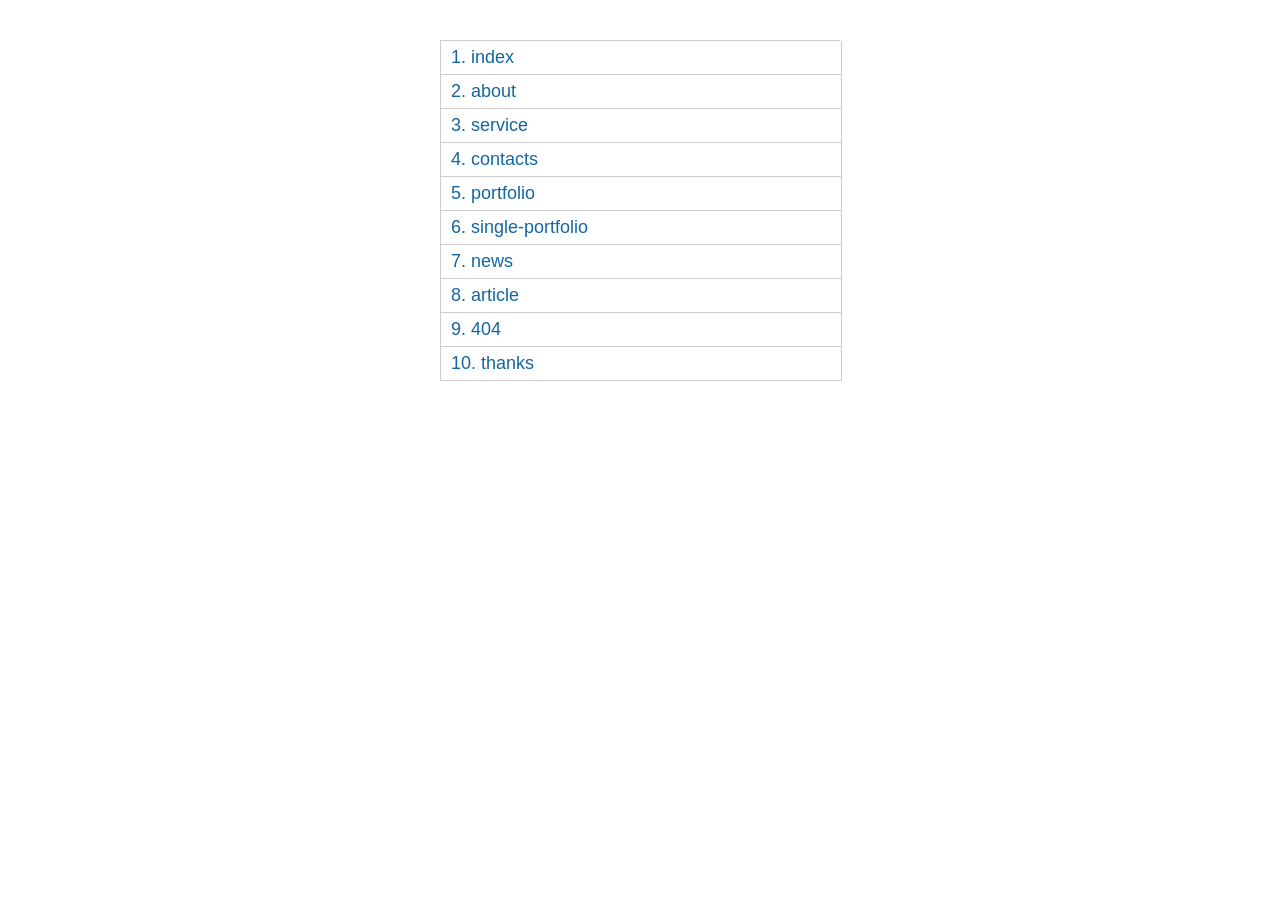
<file: map.html>
<!DOCTYPE html>
<!--[if lt IE 7]><html lang="ru" class="lt-ie9 lt-ie8 lt-ie7"><![endif]-->
<!--[if IE 7]><html lang="ru" class="lt-ie9 lt-ie8"><![endif]-->
<!--[if IE 8]><html lang="ru" class="lt-ie9"><![endif]-->
<!--[if gt IE 8]><!-->
<html lang="ru">
<!--<![endif]-->
<head>
	<meta charset="utf-8" />
	<title>Заголовок</title>
	<meta name="description" content="" />
	<meta http-equiv="X-UA-Compatible" content="IE=edge" />
	<meta name="viewport" content="width=device-width, initial-scale=1.0" />
</head>
<body> 
  
	<div class="wrapper"> 
		<div class="count_pages">
			<ul>  
				<li><a href="index.html" target="_blanck">index</a></li> 
				<li><a href="about.html" target="_blanck">about</a></li> 
				<li><a href="service.html" target="_blanck">service</a></li> 
				<li><a href="contacts.html" target="_blanck">contacts</a></li> 
				<li><a href="portfolio.html" target="_blanck">portfolio</a></li> 
				<li><a href="single-portfolio.html" target="_blanck">single-portfolio</a></li> 
				<li><a href="news.html" target="_blanck">news</a></li> 
				<li><a href="article.html" target="_blanck">article</a></li> 
				<li><a href="404.html" target="_blanck">404</a></li> 
				<li><a href="thanks.html" target="_blanck">thanks</a></li> 
			</ul> 
		</div> 
	</div>  
    
	<style> 
		.count_pages a:before {
			counter-increment: list1;
			content: counter(list1) ". "; 
		}
		.count_pages li {
			list-style: none;
			margin-bottom: 0px;
			border: 1px solid #ccc;
			border-top: none;
			width: 100%;
		}
		.count_pages {
			margin: 0;
			width: 400px;
			margin: auto;
			font-family: sans-serif;
			margin-top: 40px;
			max-width: 100%;
			border-top: 1px solid #ccc;
			counter-reset: list1;
			margin-bottom: 40px;
		}
		.count_pages ul {
			margin: 0;
			padding: 0;
		}
		.count_pages a {
			font-size: 18px;
			color: #15669F;
			text-decoration: none;
			display: block;
			padding: 6px 10px;
		}
	</style>
</body>
</html>
</file>
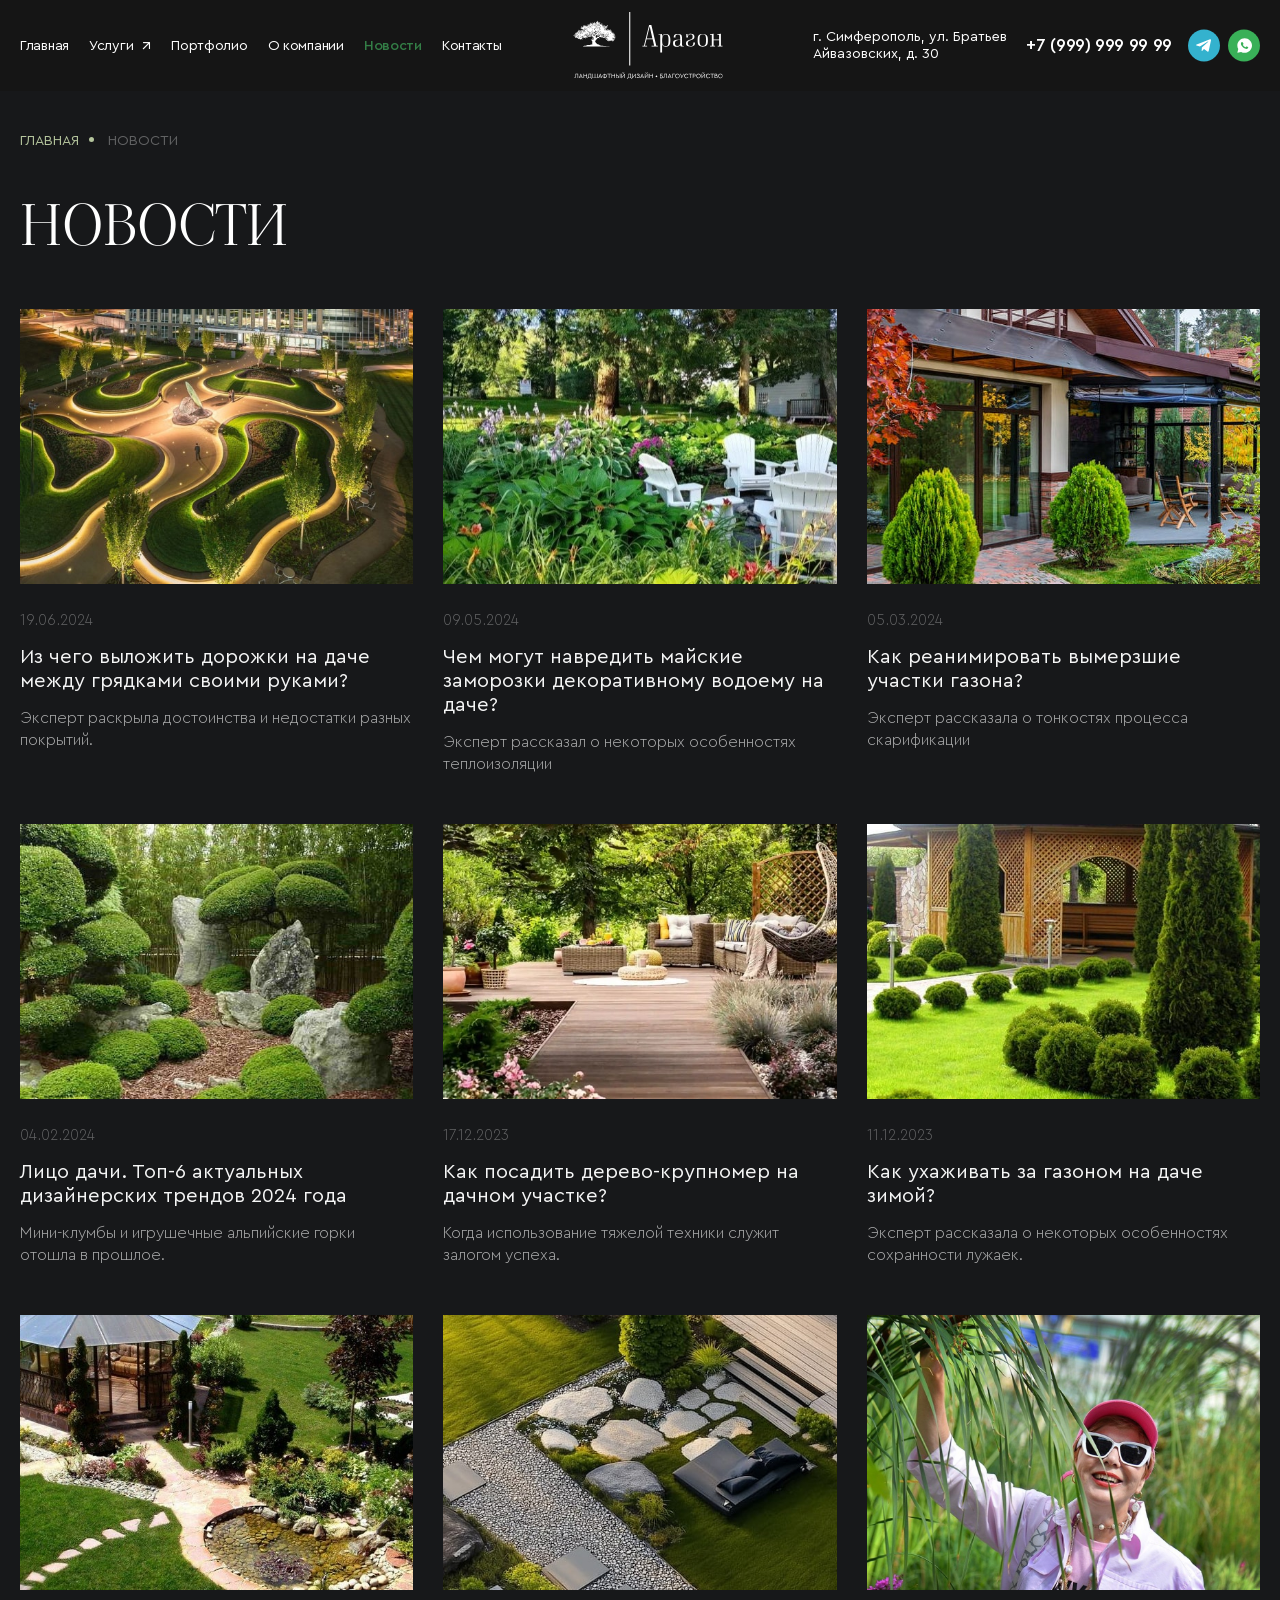
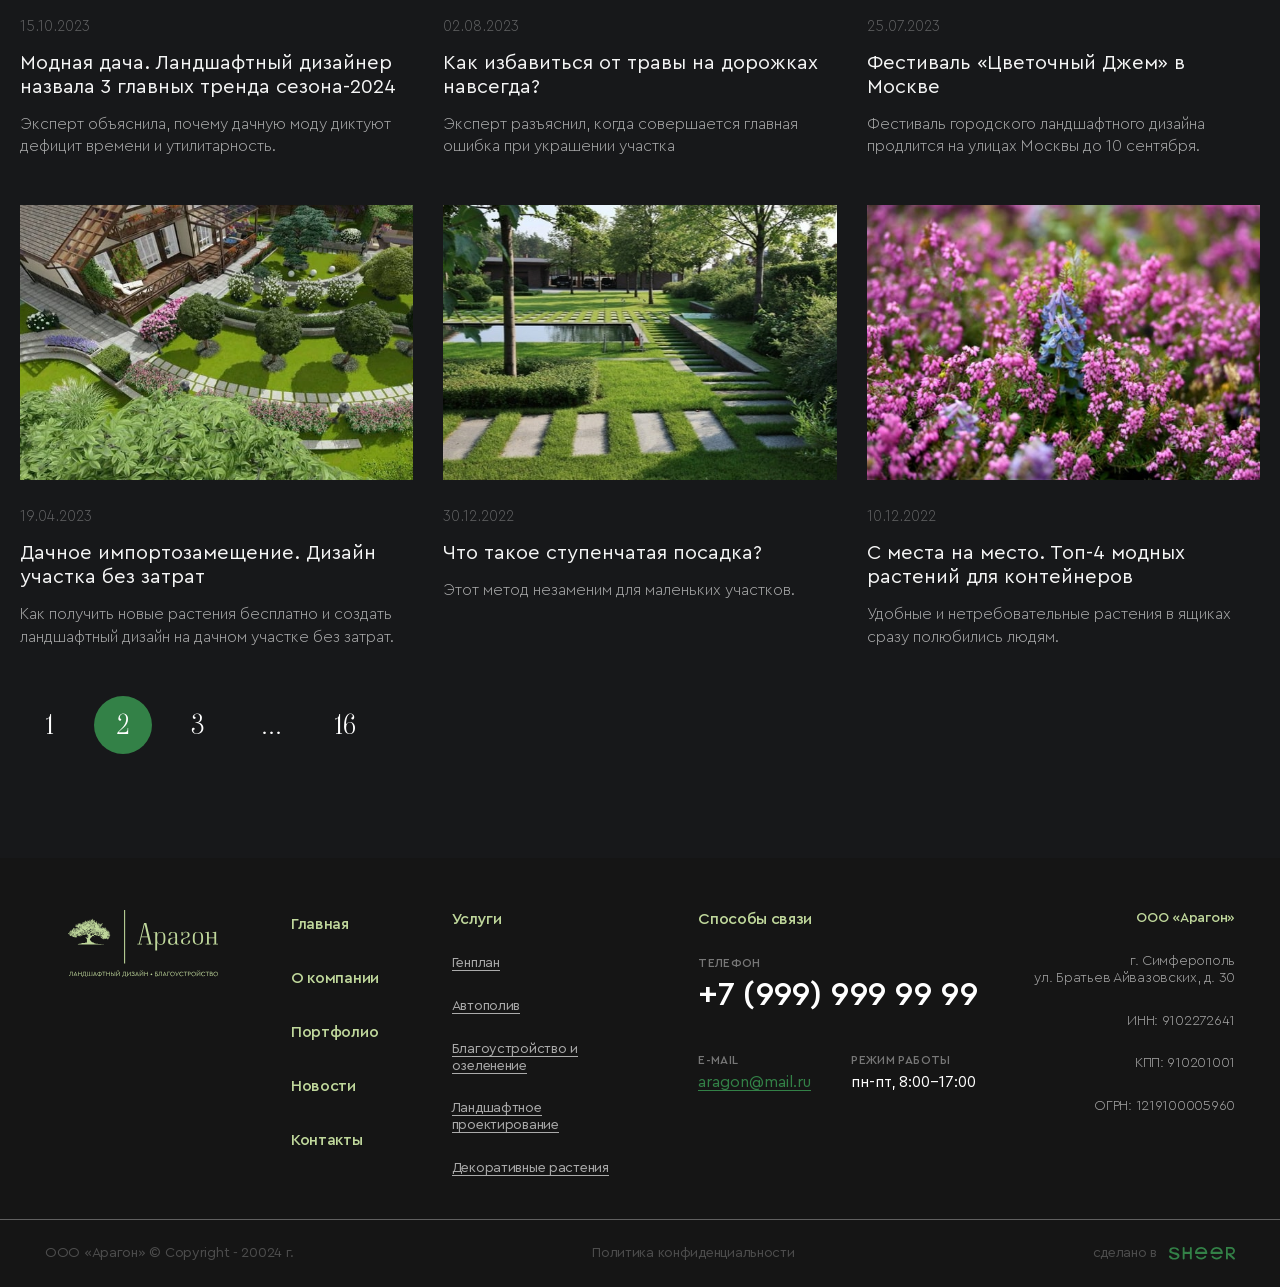
<file: news.html>
<!DOCTYPE html>
<!--[if lt IE 7]><html lang="ru" class="lt-ie9 lt-ie8 lt-ie7"><![endif]-->
<!--[if IE 7]><html lang="ru" class="lt-ie9 lt-ie8"><![endif]-->
<!--[if IE 8]><html lang="ru" class="lt-ie9"><![endif]-->
<!--[if gt IE 8]><!-->
<html lang="ru">
<!--<![endif]-->
<head>
	<meta charset="utf-8" />
	<title>Заголовок</title>
	<meta http-equiv="X-UA-Compatible" content="IE=edge" />
	<meta name="viewport" content="width=device-width, initial-scale=1, maximum-scale=1">
	<meta name="format-detection" content="telephone=no" />
	<link rel="shortcut icon" href="favicon.png" />
	<link rel="stylesheet" href="libs/bootstrap/bootstrap-grid.css" />
	<link rel="stylesheet" href="libs/fontawesome-free-5.12.0-web/css/all.min.css" />
	<link rel="stylesheet" href="libs/fancybox-master/dist/jquery.fancybox.min.css" />
	<link rel="stylesheet" href="libs/slick-1.5.9/slick/slick.css" />
	<link rel="stylesheet" href="libs/slick-1.5.9/slick/slick-theme.css" />
	<link rel="stylesheet" href="css/fonts.css" />
	<link rel="stylesheet" href="css/main.css?ver=1.5" />
	<link rel="stylesheet" href="css/media.css?ver=1.5" />
</head>
<body>
 
	<div class="wrapper wrapper_page">

		<header class="header default">
			<div class="container-fluid">
				<div class="header__wrapper">
					<span class='sandwich'>
						<span class='sw-topper'></span>
						<span class='sw-bottom'></span>
						<span class='sw-footer'></span>
					</span>
					<ul class="menu">
						<li><a href="#">Главная</a></li>
						<li class="menu__haschild">
							<a href="#">Услуги</a>
							<div class="menu__dropdown">
								<div class="close-menu"></div>
								<ul>
									<li><a href="#">Ландшафтный дизайн</a></li>
									<li><a href="#">Благоустройство</a></li>
									<li><a href="#">Обслуживание <br>и растениеводство</a></li>
								</ul>
							</div>
						</li>
						<li><a href="#">Портфолио</a></li>
						<li><a href="#">О компании</a></li>
						<li class="active"><a href="#">Новости</a></li>
						<li><a href="#">Контакты</a></li>
					</ul>
					<a href="#" class="logo">
						<img src="img/logo.svg" alt="alt">
					</a>
					<div class="header__right">
						<div class="header__locataion">г. Симферополь, ул. Братьев Айвазовских, д. 30</div>
						<div class="line-contacts">
							<a href="tel:+79999999999" class="phone-main">+7 (999) 999 99 99</a>
							<ul class="socials-list">
								<li><a href="#" target="_blank"><img src="img/tg.svg" alt="alt"></a></li>
								<li><a href="#" target="_blank"><img src="img/wp.svg" alt="alt"></a></li>
							</ul>
						</div>
					</div>
					<a href="tel:+79999999999" class="phone-mobile"><i class="fas fa-phone-alt"></i></a>
				</div>
			</div>
			<div class="menu-mobile">
				<ul class="menu">
					<li><a href="#">Главная</a></li>
					<li class="menu__haschild">
						<a href="#">Услуги</a>
						<div class="menu__dropdown">
							<div class="close-menu"></div>
							<ul>
								<li><a href="#">Ландшафтный дизайн</a></li>
								<li><a href="#">Благоустройство</a></li>
								<li><a href="#">Обслуживание <br>и растениеводство</a></li>
							</ul>
						</div>
					</li>
					<li><a href="#">Портфолио</a></li>
					<li><a href="#">О компании</a></li>
					<li class="active"><a href="#">Новости</a></li>
					<li><a href="#">Контакты</a></li>
				</ul>
				<div class="header__locataion">г. Симферополь, ул. Братьев Айвазовских, д. 30</div>
				<div class="line-contacts">
					<a href="tel:+79999999999" class="phone-main">+7 (999) 999 99 99</a>
					<ul class="socials-list">
						<li><a href="#" target="_blank"><img src="img/tg.svg" alt="alt"></a></li>
						<li><a href="#" target="_blank"><img src="img/wp.svg" alt="alt"></a></li>
					</ul>
				</div>
			</div>
			<div class="menu-overlay"></div>
		</header>

		<section class="page-news">
			<div class="container-fluid">
				<ul class="breadcrumbs">
					<li><a href="#">главная</a></li>
					<li>новости</li>
				</ul>
				<h1 class="title-main">новости</h1>
				<div class="row row_news">
					<div class="col-lg-4 col-md-6">
						<a href="#" class="item-news">
							<span class="item-news__image">
								<img src="img/news1.jpg" alt="alt">
							</span>
							<span class="item-news__date">19.06.2024</span>
							<span class="item-news__title">Из чего выложить дорожки на даче между грядками своими руками?</span>
							<span class="item-news__text">Эксперт раскрыла достоинства и недостатки разных покрытий.</span>
						</a>
					</div>
					<div class="col-lg-4 col-md-6">
						<a href="#" class="item-news">
							<span class="item-news__image">
								<img src="img/news2.jpg" alt="alt">
							</span>
							<span class="item-news__date">09.05.2024</span>
							<span class="item-news__title">Чем могут навредить майские заморозки декоративному водоему на даче?</span>
							<span class="item-news__text">Эксперт рассказал о некоторых особенностях теплоизоляции</span>
						</a>
					</div>
					<div class="col-lg-4 col-md-6">
						<a href="#" class="item-news">
							<span class="item-news__image">
								<img src="img/news3.jpg" alt="alt">
							</span>
							<span class="item-news__date">05.03.2024</span>
							<span class="item-news__title">Как реанимировать вымерзшие участки газона?</span>
							<span class="item-news__text">Эксперт рассказала о тонкостях процесса скарификации</span>
						</a>
					</div>
					<div class="col-lg-4 col-md-6">
						<a href="#" class="item-news">
							<span class="item-news__image">
								<img src="img/news4.jpg" alt="alt">
							</span>
							<span class="item-news__date">04.02.2024</span>
							<span class="item-news__title">Лицо дачи. Топ-6 актуальных дизайнерских трендов 2024 года</span>
							<span class="item-news__text">Мини-клумбы и игрушечные альпийские горки отошла в прошлое.</span>
						</a>
					</div>
					<div class="col-lg-4 col-md-6">
						<a href="#" class="item-news">
							<span class="item-news__image">
								<img src="img/news5.jpg" alt="alt">
							</span>
							<span class="item-news__date">17.12.2023</span>
							<span class="item-news__title">Как посадить дерево-крупномер на дачном участке?</span>
							<span class="item-news__text">Когда использование тяжелой техники служит залогом успеха.</span>
						</a>
					</div>
					<div class="col-lg-4 col-md-6">
						<a href="#" class="item-news">
							<span class="item-news__image">
								<img src="img/news6.jpg" alt="alt">
							</span>
							<span class="item-news__date">11.12.2023</span>
							<span class="item-news__title">Как ухаживать за газоном на даче зимой?</span>
							<span class="item-news__text">Эксперт рассказала о некоторых особенностях сохранности лужаек.</span>
						</a>
					</div>
					<div class="col-lg-4 col-md-6">
						<a href="#" class="item-news">
							<span class="item-news__image">
								<img src="img/news7.jpg" alt="alt">
							</span>
							<span class="item-news__date">15.10.2023</span>
							<span class="item-news__title">Модная дача. Ландшафтный дизайнер назвала 3 главных тренда сезона-2024</span>
							<span class="item-news__text">Эксперт объяснила, почему дачную моду диктуют дефицит времени и утилитарность.</span>
						</a>
					</div>
					<div class="col-lg-4 col-md-6">
						<a href="#" class="item-news">
							<span class="item-news__image">
								<img src="img/news8.jpg" alt="alt">
							</span>
							<span class="item-news__date">02.08.2023</span>
							<span class="item-news__title">Как избавиться от травы на дорожках навсегда?</span>
							<span class="item-news__text">Эксперт разъяснил, когда совершается главная ошибка при украшении участка</span>
						</a>
					</div>
					<div class="col-lg-4 col-md-6">
						<a href="#" class="item-news">
							<span class="item-news__image">
								<img src="img/news9.jpg" alt="alt">
							</span>
							<span class="item-news__date">25.07.2023</span>
							<span class="item-news__title">Фестиваль «Цветочный Джем» в Москве</span>
							<span class="item-news__text">Фестиваль городского ландшафтного дизайна продлится на улицах Москвы до 10 сентября.</span>
						</a>
					</div>
					<div class="col-lg-4 col-md-6">
						<a href="#" class="item-news">
							<span class="item-news__image">
								<img src="img/news10.jpg" alt="alt">
							</span>
							<span class="item-news__date">19.04.2023</span>
							<span class="item-news__title">Дачное импортозамещение. Дизайн участка без затрат</span>
							<span class="item-news__text">Как получить новые растения бесплатно и создать ландшафтный дизайн на дачном участке без затрат.</span>
						</a>
					</div>
					<div class="col-lg-4 col-md-6">
						<a href="#" class="item-news">
							<span class="item-news__image">
								<img src="img/news11.jpg" alt="alt">
							</span>
							<span class="item-news__date">30.12.2022</span>
							<span class="item-news__title">Что такое ступенчатая посадка?</span>
							<span class="item-news__text">Этот метод незаменим для маленьких участков.</span>
						</a>
					</div>
					<div class="col-lg-4 col-md-6">
						<a href="#" class="item-news">
							<span class="item-news__image">
								<img src="img/news12.jpg" alt="alt">
							</span>
							<span class="item-news__date">10.12.2022</span>
							<span class="item-news__title">С места на место. Топ-4 модных растений для контейнеров</span>
							<span class="item-news__text">Удобные и нетребовательные растения в ящиках сразу полюбились людям.</span>
						</a>
					</div>
				</div>
				<div class="pager">
					<a class="page-numbers" href="#">1</a> 
					<span aria-current="page" class="page-numbers current" href="#">2</span> 
					<a class="page-numbers" href="#">3</a> 
					<span class="page-numbers dots">...</span>
					<a class="page-numbers" href="#">16</a> 
				</div>
			</div>
		</section>

		<footer class="footer">
			<div class="container-fluid">
				<div class="row">
					<div class="col-lg-2">
						<div class="footer__logo">
							<a href="#" class="logo">
								<img src="img/logo2.svg" alt="alt">
							</a>
						</div>
					</div>
					<div class="col-lg-2 col-6">
						<div class="col-menu">
							<ul class="footer__menu">
								<li><a href="#">Главная</a></li>
								<li><a href="#">О компании</a></li>
								<li><a href="#">Портфолио</a></li>
								<li><a href="#">Новости</a></li>
								<li><a href="#">Контакты</a></li>
							</ul>
						</div>
					</div>
					<div class="col-lg-2 col-6">
						<div class="col-nav">
							<div class="footer__title">Услуги</div>
							<ul class="footer__nav">
								<li><a href="#">Генплан</a></li>
								<li><a href="#">Автополив</a></li>
								<li><a href="#">Благоустройство и озеленение</a></li>
								<li><a href="#">Ландшафтное проектирование</a></li>
								<li><a href="#">Декоративные растения</a></li>
							</ul>
						</div>
					</div>
					<div class="col-lg-4 col-6">
						<div class="footer__feedback">
							<div class="footer__title">Способы связи</div>
							<div class="footer__subtitle">телефон</div>
							<a href="tel:+79999999999" class="phone-main">+7 (999) 999 99 99</a>
							<div class="row">
								<div class="col-lg-6">
									<div class="footer__subtitle">e-mail</div>
									<a href="mailto:aragon@mail.ru" class="footer__mail">aragon@mail.ru</a>
								</div>
								<div class="col-lg-6">
									<div class="footer__subtitle">Режим работы</div>
									<p>пн-пт, 8:00-17:00</p>
								</div>
							</div>
						</div>
					</div>
					<div class="col-lg-2 col-6">
						<div class="footer-contacts-wrap">
							<div class="footer__contacts">
								<div class="footer__title">ООО «Арагон»</div>
								<p>г. Симферополь <br>ул. Братьев Айвазовских, д. 30</p>
								<p>ИНН: 9102272641</p>
								<p>КПП: 910201001</p>
								<p>ОГРН: 1219100005960</p>
							</div>
						</div>
					</div>
				</div>
			</div>
			<div class="footer-bottom">
				<div class="container-fluid">
					<div class="footer-bottom__wrapper">
						<div class="copyright">ООО «Арагон» © Copyright - 20024 г.</div>
						<a href="#">Политика конфиденциальности</a>
						<div class="create">сделано в <a href="#" target="_blank"><img src="img/sheer.svg" alt="alt"></a></div>
					</div>
				</div>
			</div>
		</footer>
		
	</div>

	<!--[if lt IE 9]>
	<script src="libs/html5shiv/es5-shim.min.js"></script>
	<script src="libs/html5shiv/html5shiv.min.js"></script>
	<script src="libs/html5shiv/html5shiv-printshiv.min.js"></script>
	<script src="libs/respond/respond.min.js"></script>
	<![endif]-->
	<script src="libs/jquery/jquery-3.6.0.min.js"></script>
	<script src="libs/jquery-mousewheel/jquery.mousewheel.min.js"></script>
	<script src="libs/fancybox-master/dist/jquery.fancybox.min.js"></script>
	<script src="libs/slick-1.5.9/slick/slick.min.js"></script>
	<script src="libs/scroll2id/PageScroll2id.min.js"></script>
	<script src="libs/mask/jquery.maskedinput.js"></script>
	<script src="libs/jQueryFormStyler-master/jquery.formstyler.min.js"></script>
	<script src="js/common.js?ver=1.5"></script>
	<!-- Yandex.Metrika counter --><!-- /Yandex.Metrika counter -->
	<!-- Google Analytics counter --><!-- /Google Analytics counter -->
</body>
</html>
</file>
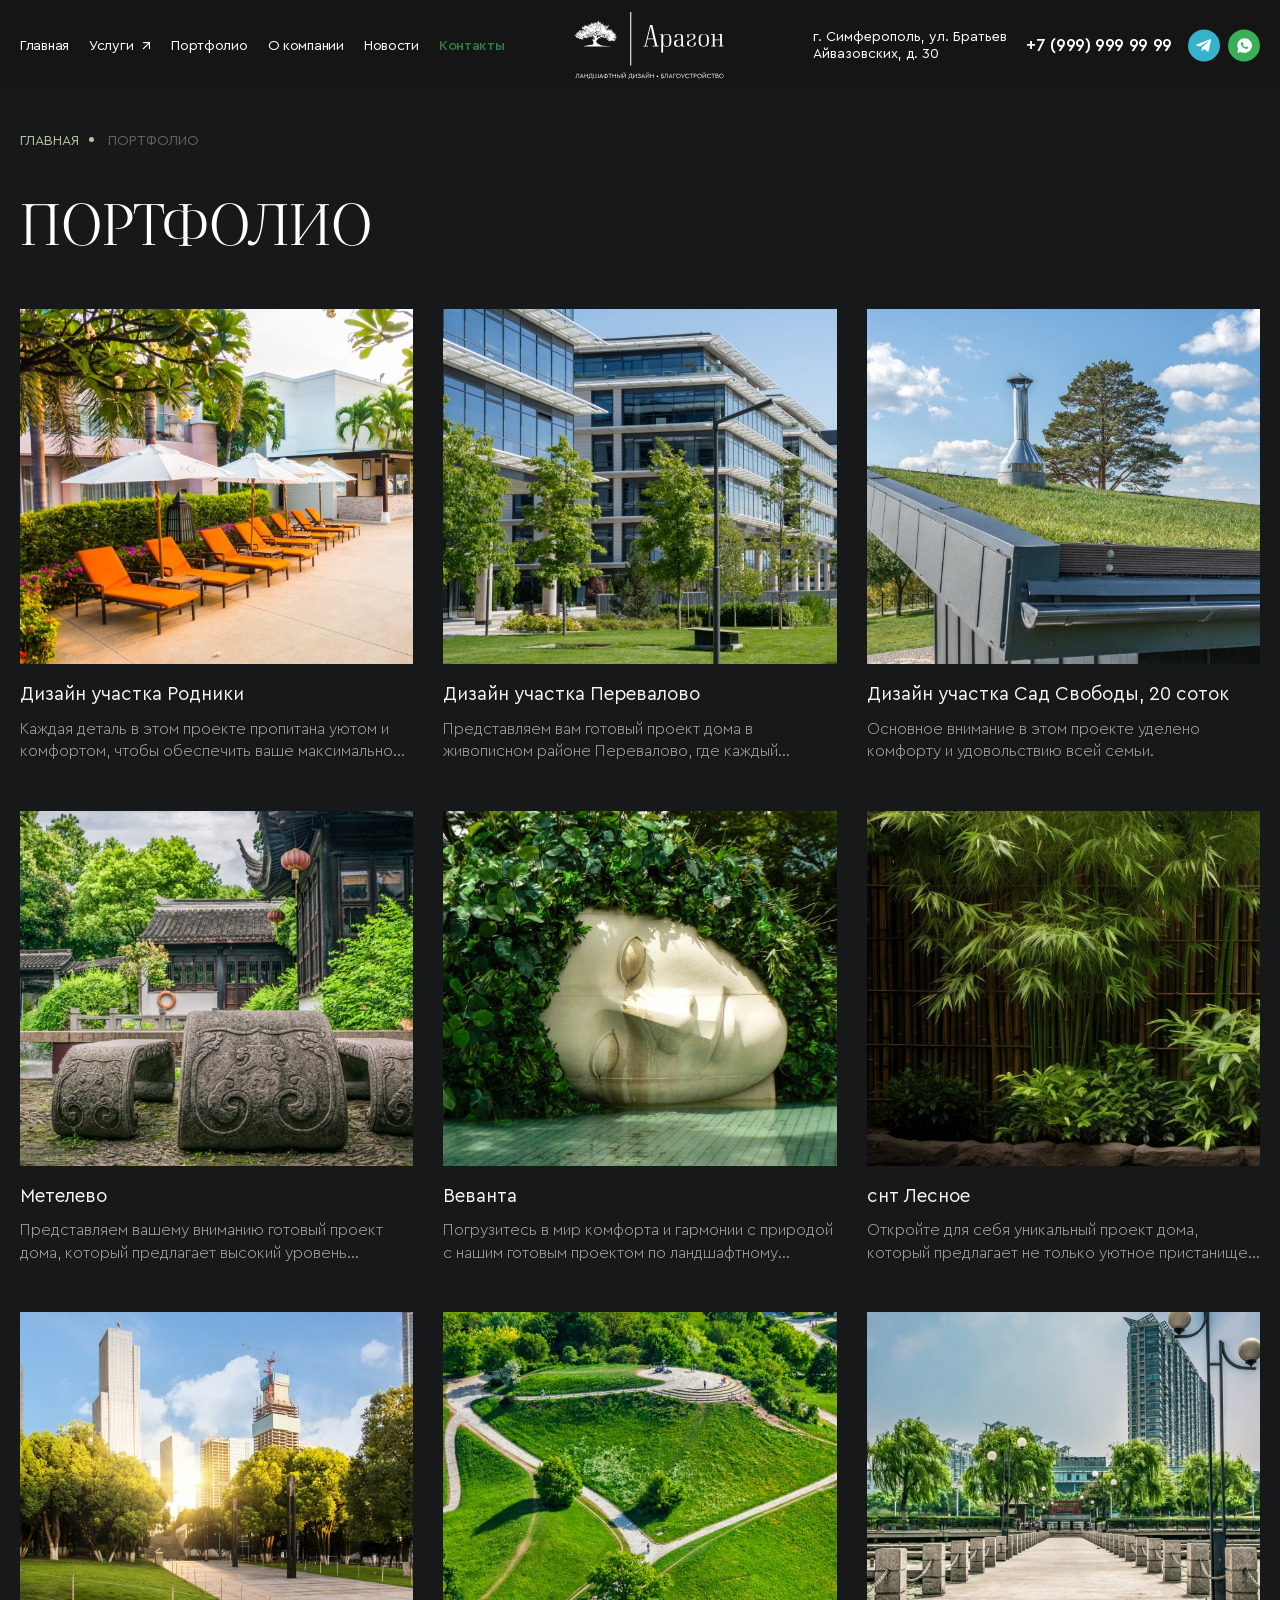
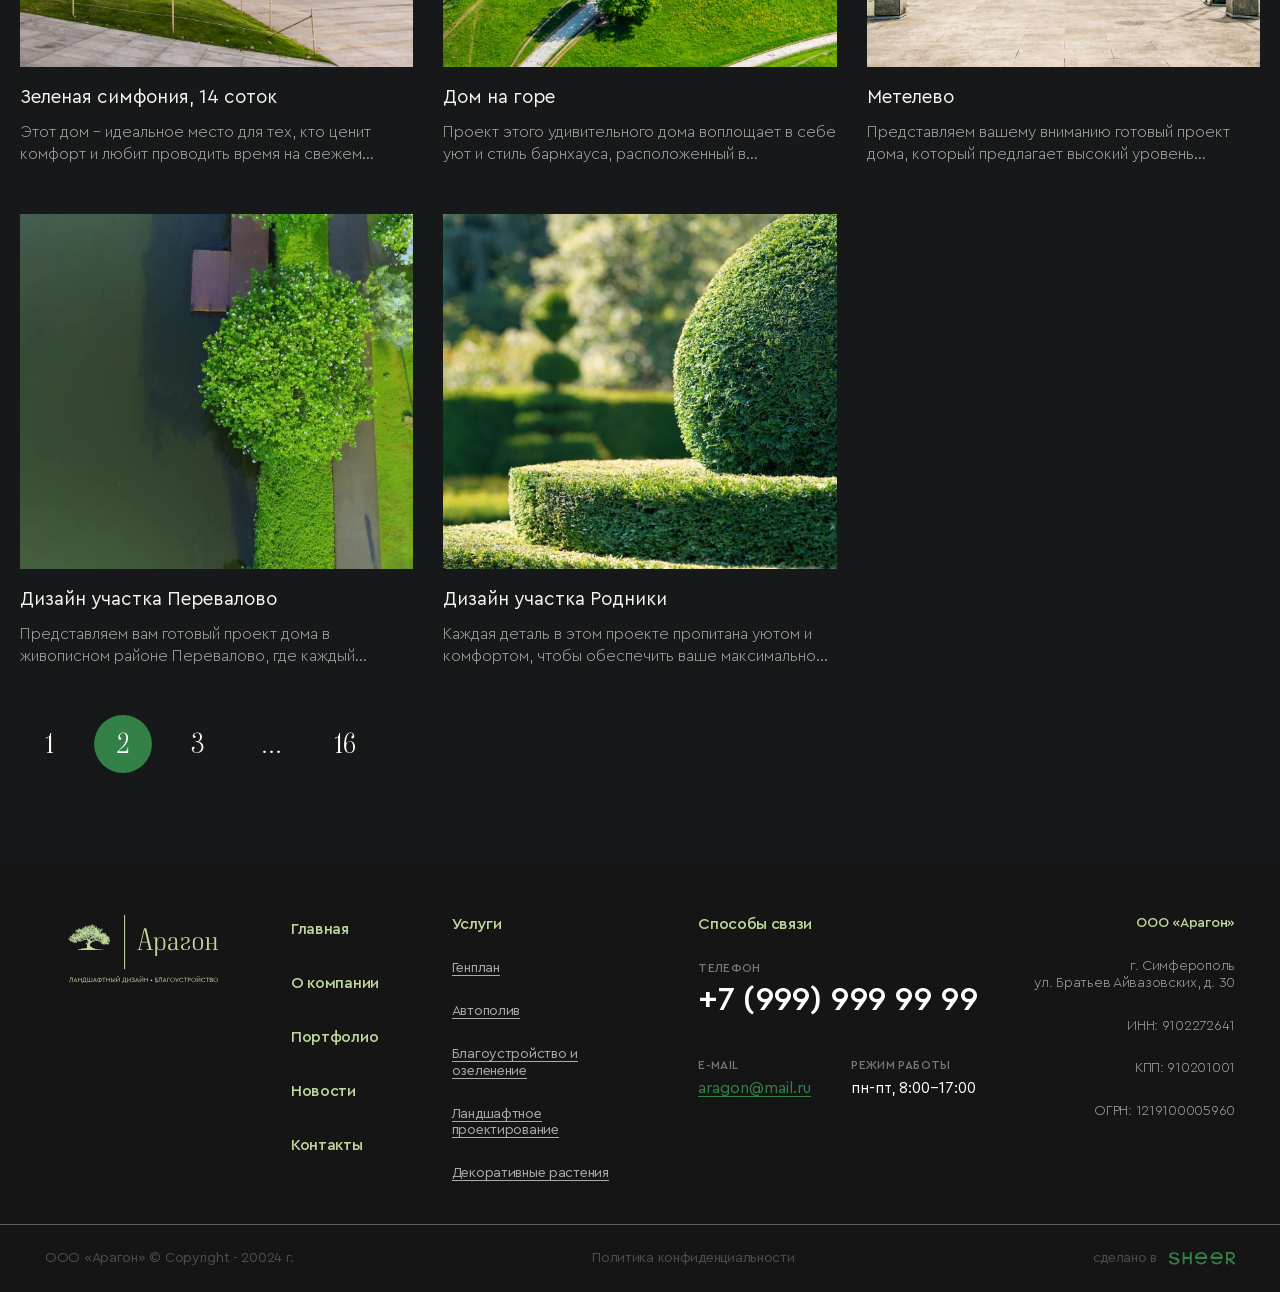
<file: portfolio.html>
<!DOCTYPE html>
<!--[if lt IE 7]><html lang="ru" class="lt-ie9 lt-ie8 lt-ie7"><![endif]-->
<!--[if IE 7]><html lang="ru" class="lt-ie9 lt-ie8"><![endif]-->
<!--[if IE 8]><html lang="ru" class="lt-ie9"><![endif]-->
<!--[if gt IE 8]><!-->
<html lang="ru">
<!--<![endif]-->
<head>
	<meta charset="utf-8" />
	<title>Заголовок</title>
	<meta http-equiv="X-UA-Compatible" content="IE=edge" />
	<meta name="viewport" content="width=device-width, initial-scale=1, maximum-scale=1">
	<meta name="format-detection" content="telephone=no" />
	<link rel="shortcut icon" href="favicon.png" />
	<link rel="stylesheet" href="libs/bootstrap/bootstrap-grid.css" />
	<link rel="stylesheet" href="libs/fontawesome-free-5.12.0-web/css/all.min.css" />
	<link rel="stylesheet" href="libs/fancybox-master/dist/jquery.fancybox.min.css" />
	<link rel="stylesheet" href="libs/slick-1.5.9/slick/slick.css" />
	<link rel="stylesheet" href="libs/slick-1.5.9/slick/slick-theme.css" />
	<link rel="stylesheet" href="css/fonts.css" />
	<link rel="stylesheet" href="css/main.css?ver=1.5" />
	<link rel="stylesheet" href="css/media.css?ver=1.5" />
</head>
<body>
 
	<div class="wrapper wrapper_page">

		<header class="header default">
			<div class="container-fluid">
				<div class="header__wrapper">
					<span class='sandwich'>
						<span class='sw-topper'></span>
						<span class='sw-bottom'></span>
						<span class='sw-footer'></span>
					</span>
					<ul class="menu">
						<li><a href="#">Главная</a></li>
						<li class="menu__haschild">
							<a href="#">Услуги</a>
							<div class="menu__dropdown">
								<div class="close-menu"></div>
								<ul>
									<li><a href="#">Ландшафтный дизайн</a></li>
									<li><a href="#">Благоустройство</a></li>
									<li><a href="#">Обслуживание <br>и растениеводство</a></li>
								</ul>
							</div>
						</li>
						<li><a href="#">Портфолио</a></li>
						<li><a href="#">О компании</a></li>
						<li><a href="#">Новости</a></li>
						<li class="active"><a href="#">Контакты</a></li>
					</ul>
					<a href="#" class="logo">
						<img src="img/logo.svg" alt="alt">
					</a>
					<div class="header__right">
						<div class="header__locataion">г. Симферополь, ул. Братьев Айвазовских, д. 30</div>
						<div class="line-contacts">
							<a href="tel:+79999999999" class="phone-main">+7 (999) 999 99 99</a>
							<ul class="socials-list">
								<li><a href="#" target="_blank"><img src="img/tg.svg" alt="alt"></a></li>
								<li><a href="#" target="_blank"><img src="img/wp.svg" alt="alt"></a></li>
							</ul>
						</div>
					</div>
					<a href="tel:+79999999999" class="phone-mobile"><i class="fas fa-phone-alt"></i></a>
				</div>
			</div>
			<div class="menu-mobile">
				<ul class="menu">
					<li><a href="#">Главная</a></li>
					<li class="menu__haschild">
						<a href="#">Услуги</a>
						<div class="menu__dropdown">
							<div class="close-menu"></div>
							<ul>
								<li><a href="#">Ландшафтный дизайн</a></li>
								<li><a href="#">Благоустройство</a></li>
								<li><a href="#">Обслуживание <br>и растениеводство</a></li>
							</ul>
						</div>
					</li>
					<li><a href="#">Портфолио</a></li>
					<li><a href="#">О компании</a></li>
					<li><a href="#">Новости</a></li>
					<li class="active"><a href="#">Контакты</a></li>
				</ul>
				<div class="header__locataion">г. Симферополь, ул. Братьев Айвазовских, д. 30</div>
				<div class="line-contacts">
					<a href="tel:+79999999999" class="phone-main">+7 (999) 999 99 99</a>
					<ul class="socials-list">
						<li><a href="#" target="_blank"><img src="img/tg.svg" alt="alt"></a></li>
						<li><a href="#" target="_blank"><img src="img/wp.svg" alt="alt"></a></li>
					</ul>
				</div>
			</div>
			<div class="menu-overlay"></div>
		</header>

		<section class="page-portfolio">
			<div class="container-fluid">
				<ul class="breadcrumbs">
					<li><a href="#">главная</a></li>
					<li>Портфолио</li>
				</ul>
				<h1 class="title-main">Портфолио</h1>
				<div class="row row_portfolio">
					<div class="col-lg-4 col-md-6">
						<a href="#" class="item-portfolio">
							<span class="item-portfolio__image">
								<img src="img/portfolio1.jpg" alt="alt">
							</span>
							<span class="item-portfolio__title">Дизайн участка Родники</span>
							<span class="item-portfolio__text">Каждая деталь в этом проекте пропитана уютом и комфортом, чтобы обеспечить ваше максимальное удовольствие.</span>
						</a>
					</div>
					<div class="col-lg-4 col-md-6">
						<a href="#" class="item-portfolio">
							<span class="item-portfolio__image">
								<img src="img/portfolio2.jpg" alt="alt">
							</span>
							<span class="item-portfolio__title">Дизайн участка Перевалово</span>
							<span class="item-portfolio__text">Представляем вам готовый проект дома в живописном районе Перевалово, где каждый момент проживания становится...</span>
						</a>
					</div>
					<div class="col-lg-4 col-md-6">
						<a href="#" class="item-portfolio">
							<span class="item-portfolio__image">
								<img src="img/portfolio3.jpg" alt="alt">
							</span>
							<span class="item-portfolio__title">Дизайн участка Сад Свободы, 20 соток</span>
							<span class="item-portfolio__text">Основное внимание в этом проекте уделено комфорту и удовольствию всей семьи.</span>
						</a>
					</div>
					<div class="col-lg-4 col-md-6">
						<a href="#" class="item-portfolio">
							<span class="item-portfolio__image">
								<img src="img/portfolio_service1.jpg" alt="alt">
							</span>
							<span class="item-portfolio__title">Метелево</span>
							<span class="item-portfolio__text">Представляем вашему вниманию готовый проект дома, который предлагает высокий уровень комфорта в окружении...</span>
						</a>
					</div>
					<div class="col-lg-4 col-md-6">
						<a href="#" class="item-portfolio">
							<span class="item-portfolio__image">
								<img src="img/portfolio_service2.jpg" alt="alt">
							</span>
							<span class="item-portfolio__title">Веванта</span>
							<span class="item-portfolio__text">Погрузитесь в мир комфорта и гармонии с природой с нашим готовым проектом по ландшафтному дизайну!</span>
						</a>
					</div>
					<div class="col-lg-4 col-md-6">
						<a href="#" class="item-portfolio">
							<span class="item-portfolio__image">
								<img src="img/portfolio4.jpg" alt="alt">
							</span>
							<span class="item-portfolio__title">снт Лесное</span>
							<span class="item-portfolio__text">Откройте для себя уникальный проект дома, который предлагает не только уютное пристанище, но и пространство для...</span>
						</a>
					</div>
					<div class="col-lg-4 col-md-6">
						<a href="#" class="item-portfolio">
							<span class="item-portfolio__image">
								<img src="img/portfolio5.jpg" alt="alt">
							</span>
							<span class="item-portfolio__title">Зеленая симфония, 14 соток</span>
							<span class="item-portfolio__text">Этот дом - идеальное место для тех, кто ценит комфорт и любит проводить время на свежем воздухе.</span>
						</a>
					</div>
					<div class="col-lg-4 col-md-6">
						<a href="#" class="item-portfolio">
							<span class="item-portfolio__image">
								<img src="img/portfolio6.jpg" alt="alt">
							</span>
							<span class="item-portfolio__title">Дом на горе</span>
							<span class="item-portfolio__text">Проект этого удивительного дома воплощает в себе уют и стиль барнхауса, расположенный в живописной горной местности...</span>
						</a>
					</div>
					<div class="col-lg-4 col-md-6">
						<a href="#" class="item-portfolio">
							<span class="item-portfolio__image">
								<img src="img/portfolio7.jpg" alt="alt">
							</span>
							<span class="item-portfolio__title">Метелево</span>
							<span class="item-portfolio__text">Представляем вашему вниманию готовый проект дома, который предлагает высокий уровень комфорта в окружении...</span>
						</a>
					</div>
					<div class="col-lg-4 col-md-6">
						<a href="#" class="item-portfolio">
							<span class="item-portfolio__image">
								<img src="img/portfolio8.jpg" alt="alt">
							</span>
							<span class="item-portfolio__title">Дизайн участка Перевалово</span>
							<span class="item-portfolio__text">Представляем вам готовый проект дома в живописном районе Перевалово, где каждый момент проживания становится...</span>
						</a>
					</div>
					<div class="col-lg-4 col-md-6">
						<a href="#" class="item-portfolio">
							<span class="item-portfolio__image">
								<img src="img/portfolio9.jpg" alt="alt">
							</span>
							<span class="item-portfolio__title">Дизайн участка Родники</span>
							<span class="item-portfolio__text">Каждая деталь в этом проекте пропитана уютом и комфортом, чтобы обеспечить ваше максимальное удовольствие.</span>
						</a>
					</div>
				</div>
				<div class="pager">
					<a class="page-numbers" href="#">1</a> 
					<span aria-current="page" class="page-numbers current" href="#">2</span> 
					<a class="page-numbers" href="#">3</a> 
					<span class="page-numbers dots">...</span>
					<a class="page-numbers" href="#">16</a> 
				</div>
			</div>
		</section>

		<footer class="footer">
			<div class="container-fluid">
				<div class="row">
					<div class="col-lg-2">
						<div class="footer__logo">
							<a href="#" class="logo">
								<img src="img/logo2.svg" alt="alt">
							</a>
						</div>
					</div>
					<div class="col-lg-2 col-6">
						<div class="col-menu">
							<ul class="footer__menu">
								<li><a href="#">Главная</a></li>
								<li><a href="#">О компании</a></li>
								<li><a href="#">Портфолио</a></li>
								<li><a href="#">Новости</a></li>
								<li><a href="#">Контакты</a></li>
							</ul>
						</div>
					</div>
					<div class="col-lg-2 col-6">
						<div class="col-nav">
							<div class="footer__title">Услуги</div>
							<ul class="footer__nav">
								<li><a href="#">Генплан</a></li>
								<li><a href="#">Автополив</a></li>
								<li><a href="#">Благоустройство и озеленение</a></li>
								<li><a href="#">Ландшафтное проектирование</a></li>
								<li><a href="#">Декоративные растения</a></li>
							</ul>
						</div>
					</div>
					<div class="col-lg-4 col-6">
						<div class="footer__feedback">
							<div class="footer__title">Способы связи</div>
							<div class="footer__subtitle">телефон</div>
							<a href="tel:+79999999999" class="phone-main">+7 (999) 999 99 99</a>
							<div class="row">
								<div class="col-lg-6">
									<div class="footer__subtitle">e-mail</div>
									<a href="mailto:aragon@mail.ru" class="footer__mail">aragon@mail.ru</a>
								</div>
								<div class="col-lg-6">
									<div class="footer__subtitle">Режим работы</div>
									<p>пн-пт, 8:00-17:00</p>
								</div>
							</div>
						</div>
					</div>
					<div class="col-lg-2 col-6">
						<div class="footer-contacts-wrap">
							<div class="footer__contacts">
								<div class="footer__title">ООО «Арагон»</div>
								<p>г. Симферополь <br>ул. Братьев Айвазовских, д. 30</p>
								<p>ИНН: 9102272641</p>
								<p>КПП: 910201001</p>
								<p>ОГРН: 1219100005960</p>
							</div>
						</div>
					</div>
				</div>
			</div>
			<div class="footer-bottom">
				<div class="container-fluid">
					<div class="footer-bottom__wrapper">
						<div class="copyright">ООО «Арагон» © Copyright - 20024 г.</div>
						<a href="#">Политика конфиденциальности</a>
						<div class="create">сделано в <a href="#" target="_blank"><img src="img/sheer.svg" alt="alt"></a></div>
					</div>
				</div>
			</div>
		</footer>
		
	</div>

	<!--[if lt IE 9]>
	<script src="libs/html5shiv/es5-shim.min.js"></script>
	<script src="libs/html5shiv/html5shiv.min.js"></script>
	<script src="libs/html5shiv/html5shiv-printshiv.min.js"></script>
	<script src="libs/respond/respond.min.js"></script>
	<![endif]-->
	<script src="libs/jquery/jquery-3.6.0.min.js"></script>
	<script src="libs/jquery-mousewheel/jquery.mousewheel.min.js"></script>
	<script src="libs/fancybox-master/dist/jquery.fancybox.min.js"></script>
	<script src="libs/slick-1.5.9/slick/slick.min.js"></script>
	<script src="libs/scroll2id/PageScroll2id.min.js"></script>
	<script src="libs/mask/jquery.maskedinput.js"></script>
	<script src="libs/jQueryFormStyler-master/jquery.formstyler.min.js"></script>
	<script src="js/common.js?ver=1.5"></script>
	<!-- Yandex.Metrika counter --><!-- /Yandex.Metrika counter -->
	<!-- Google Analytics counter --><!-- /Google Analytics counter -->
</body>
</html>
</file>
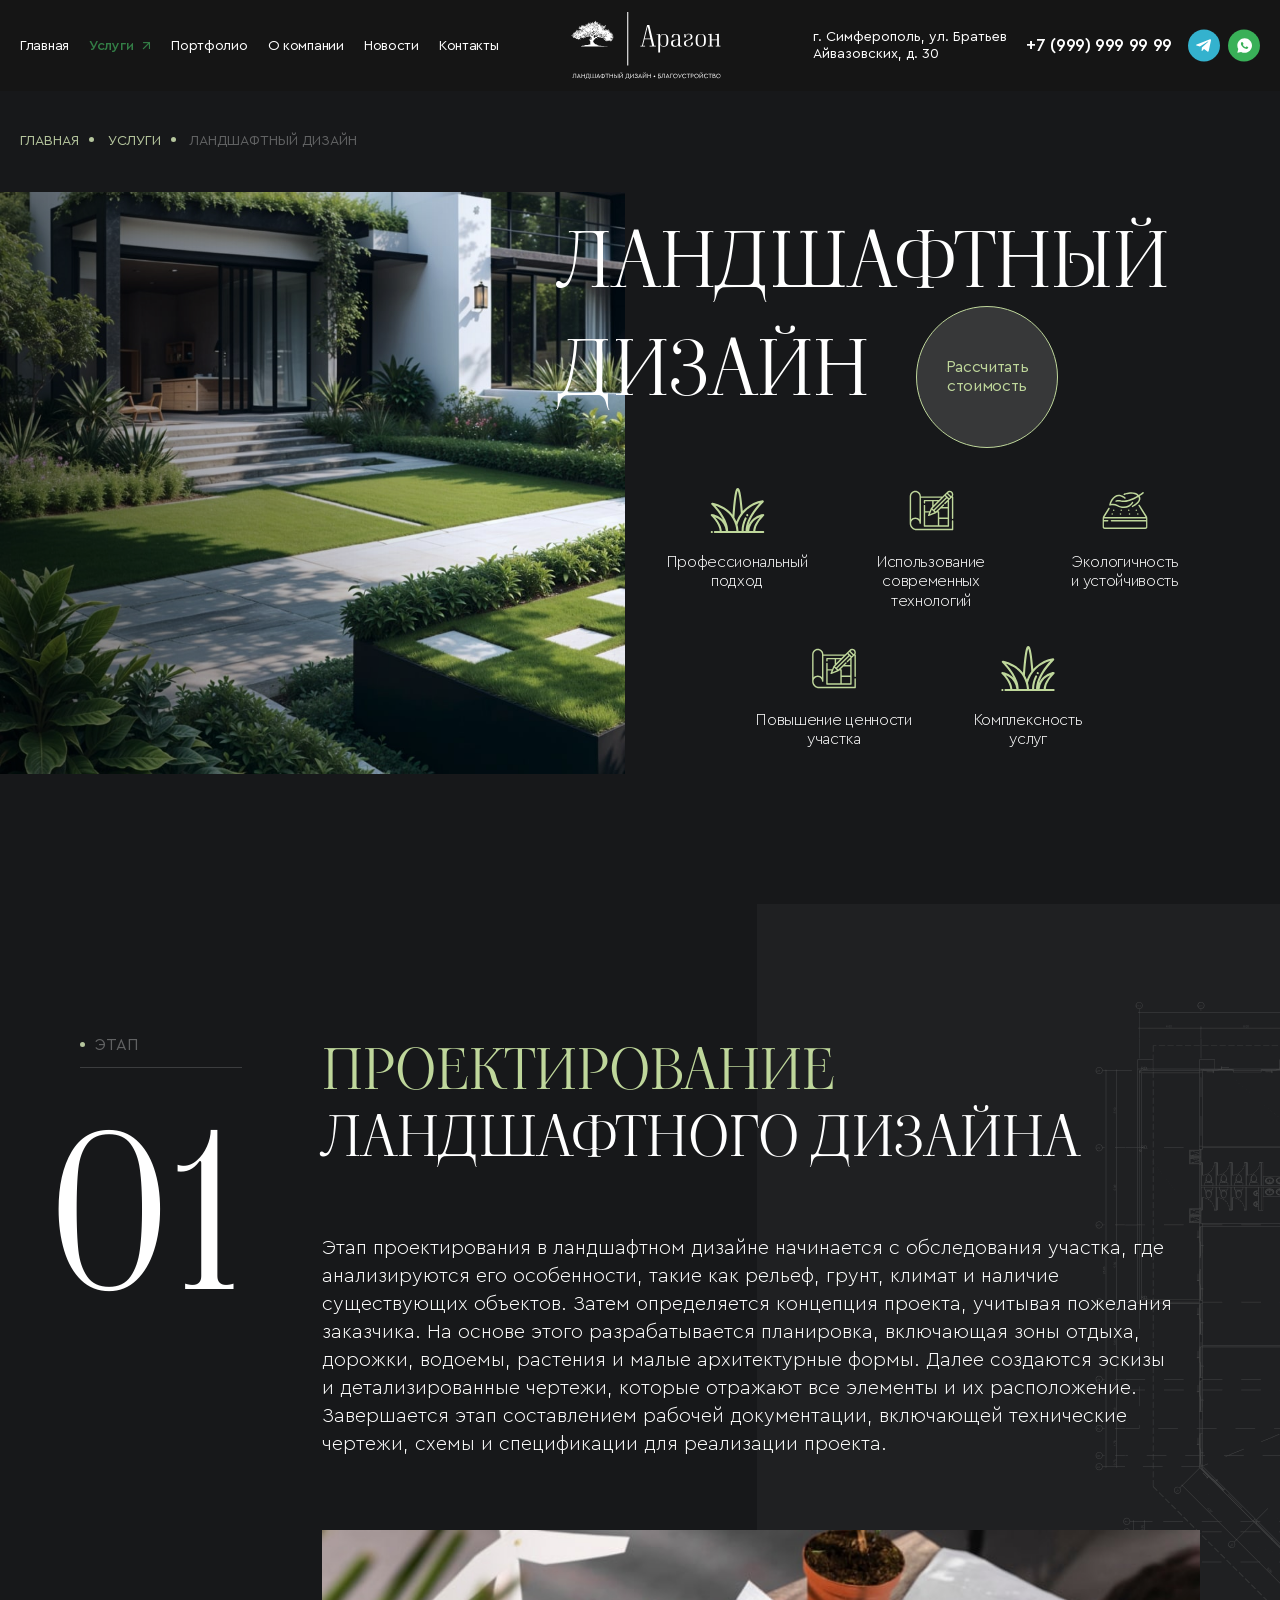
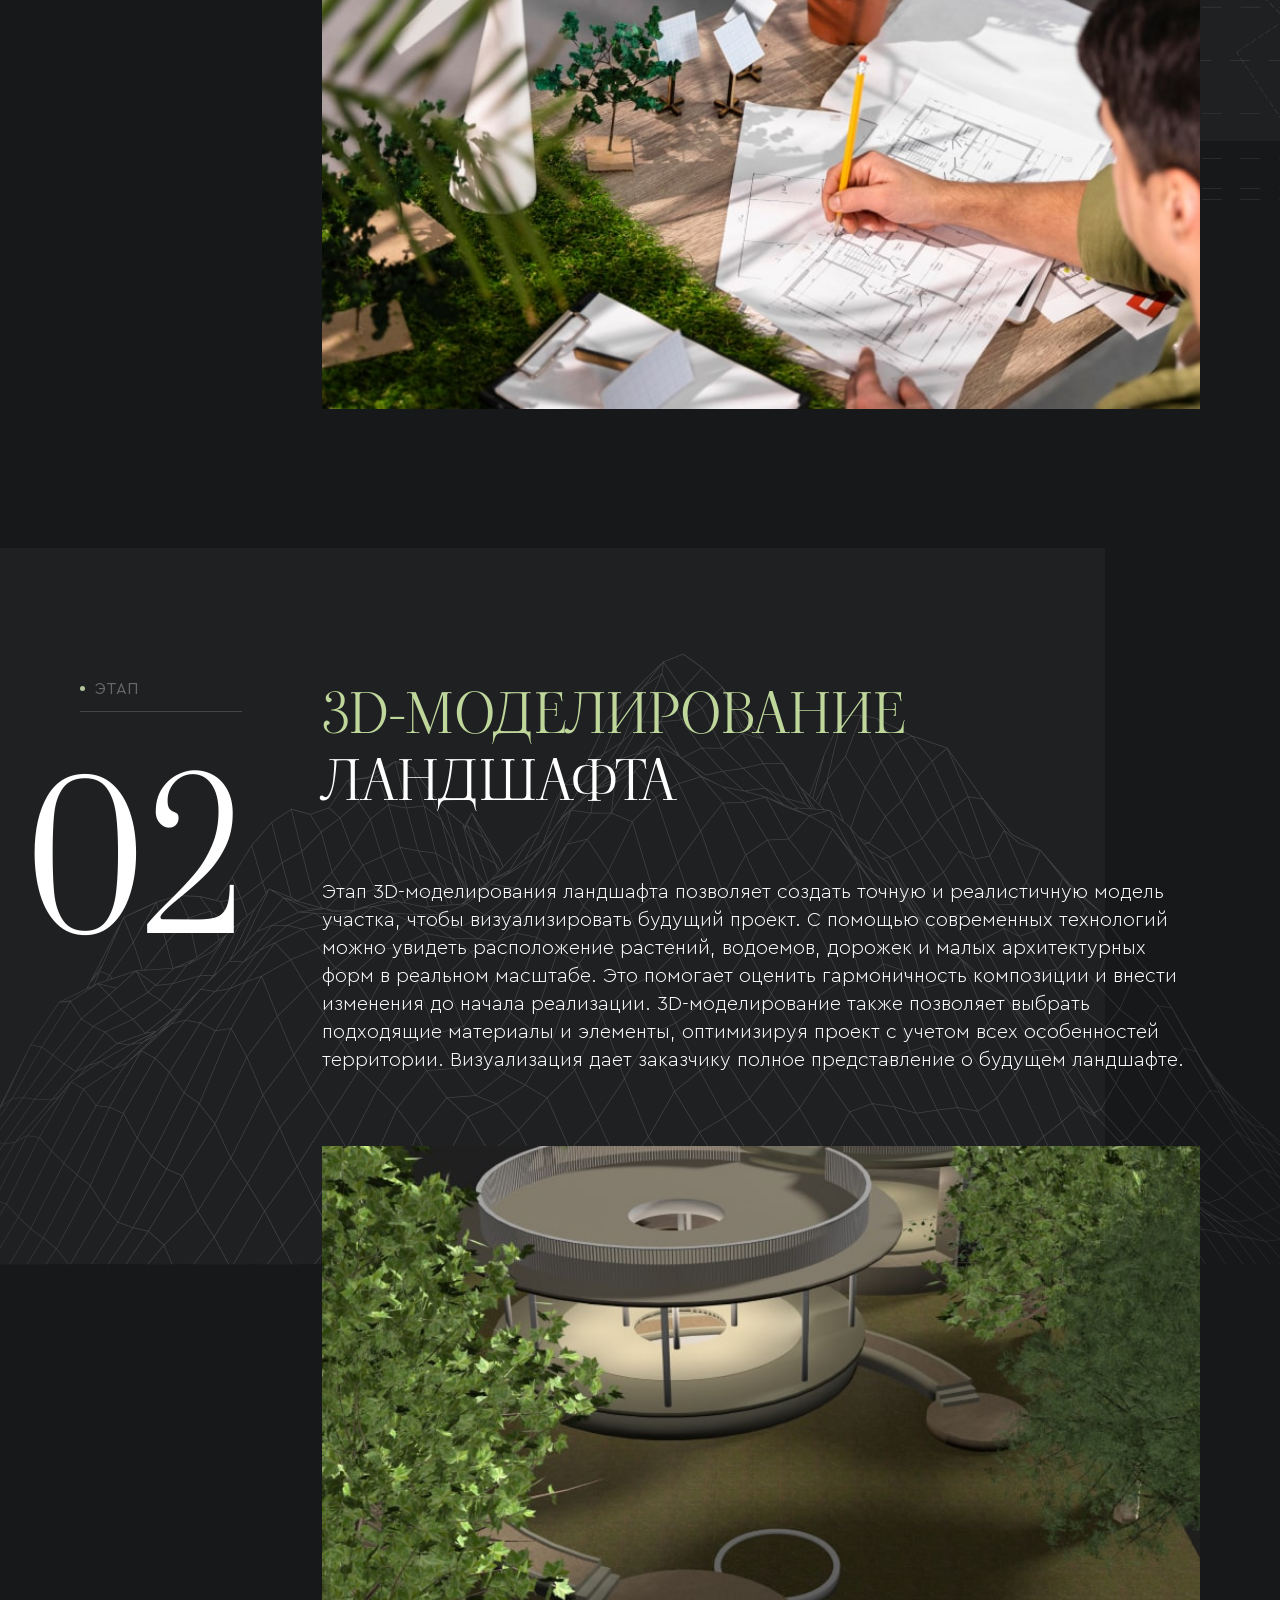
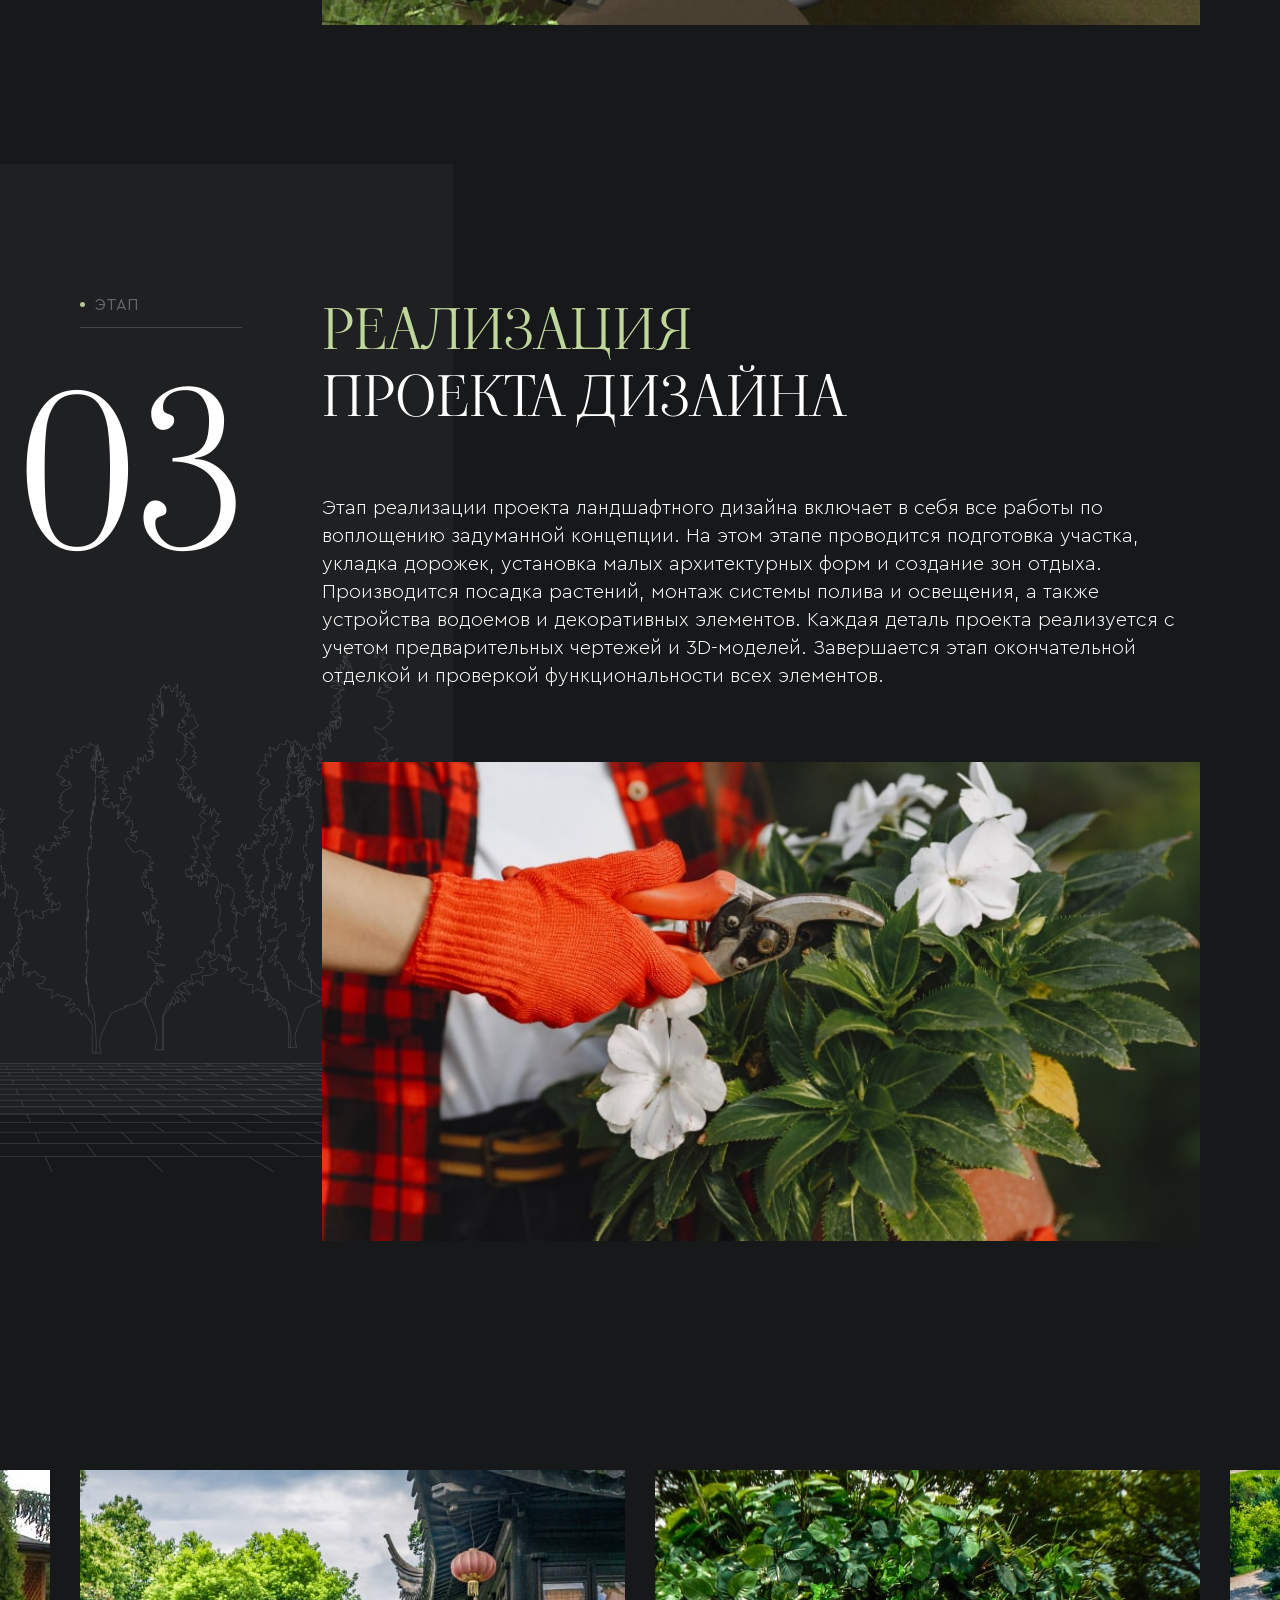
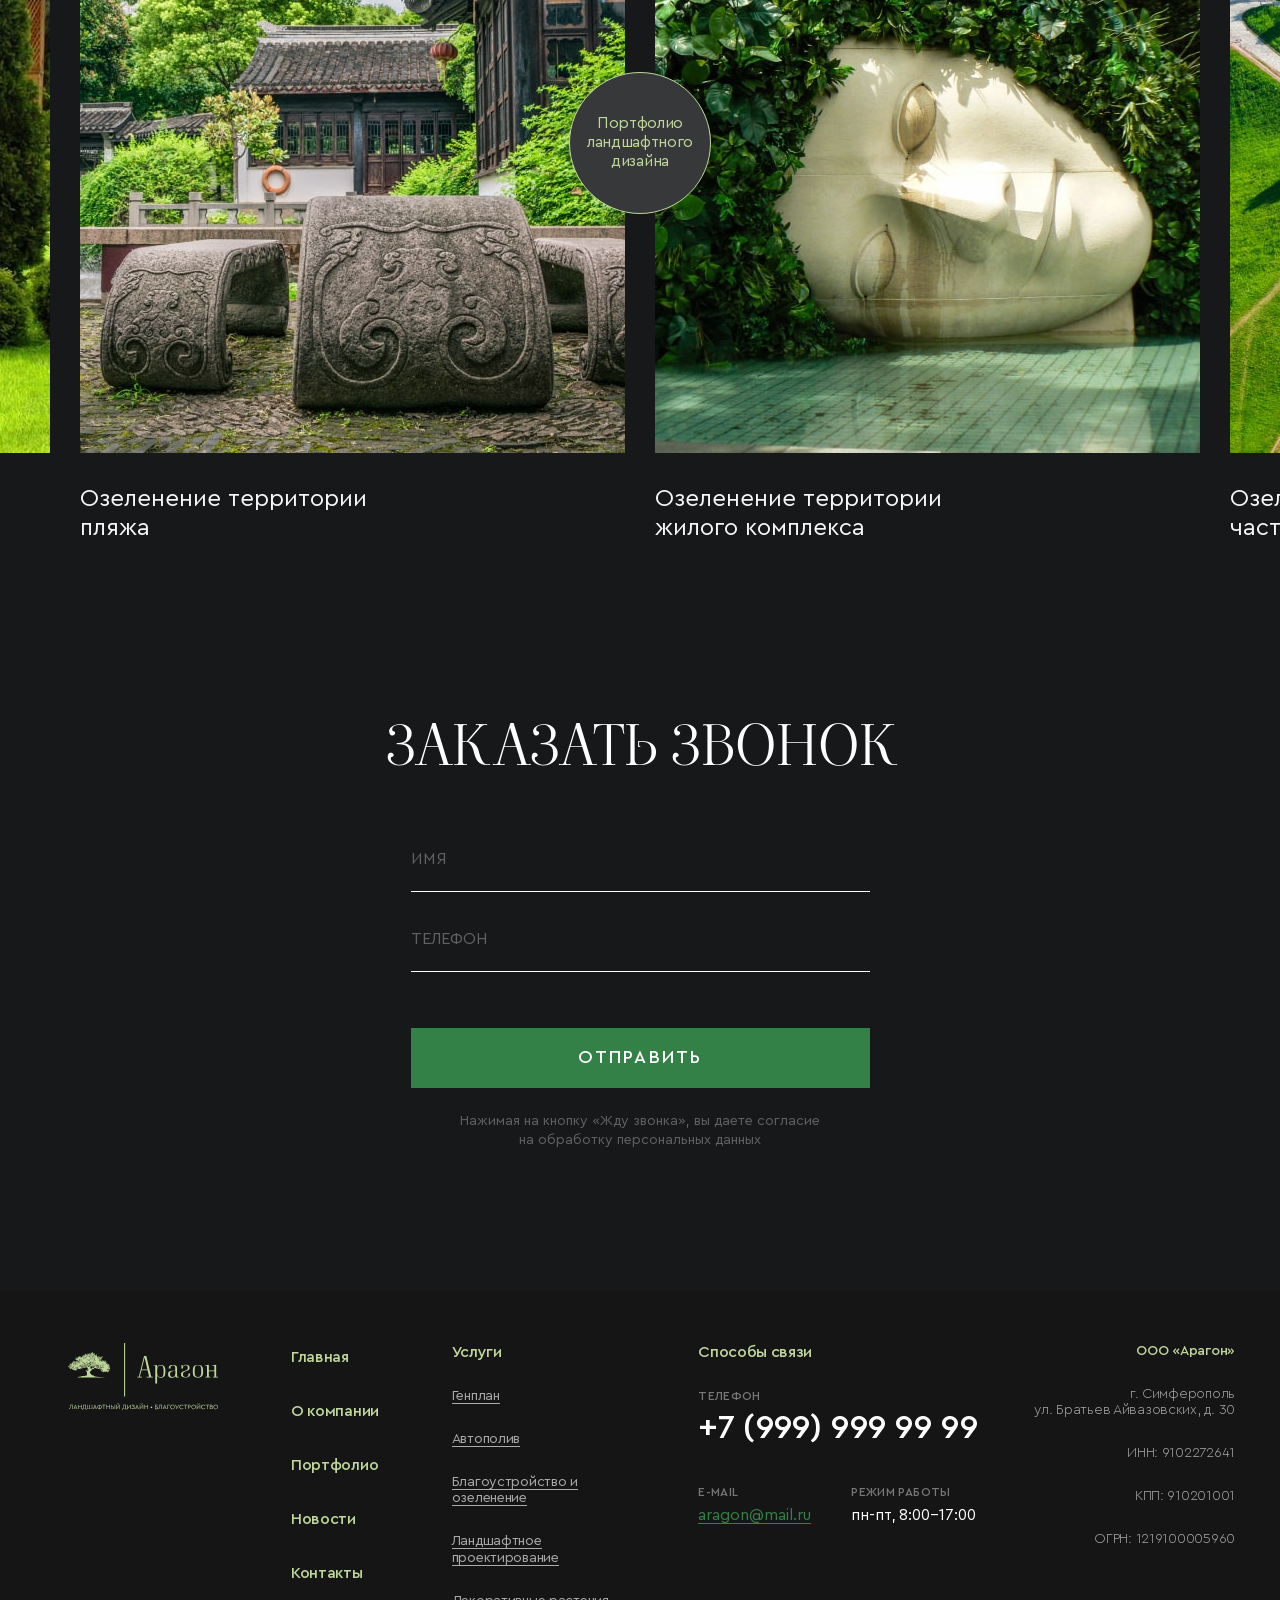
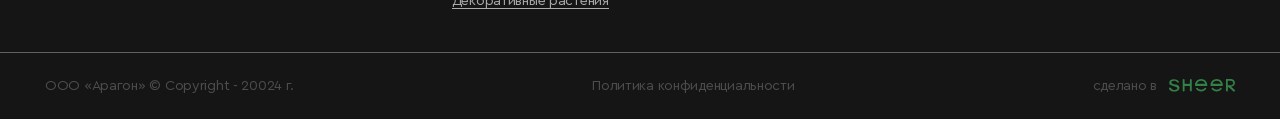
<file: service.html>
<!DOCTYPE html>
<!--[if lt IE 7]><html lang="ru" class="lt-ie9 lt-ie8 lt-ie7"><![endif]-->
<!--[if IE 7]><html lang="ru" class="lt-ie9 lt-ie8"><![endif]-->
<!--[if IE 8]><html lang="ru" class="lt-ie9"><![endif]-->
<!--[if gt IE 8]><!-->
<html lang="ru">
<!--<![endif]-->
<head>
	<meta charset="utf-8" />
	<title>Заголовок</title>
	<meta http-equiv="X-UA-Compatible" content="IE=edge" />
	<meta name="viewport" content="width=device-width, initial-scale=1, maximum-scale=1">
	<meta name="format-detection" content="telephone=no" />
	<link rel="shortcut icon" href="favicon.png" />
	<link rel="stylesheet" href="libs/bootstrap/bootstrap-grid.css" />
	<link rel="stylesheet" href="libs/fontawesome-free-5.12.0-web/css/all.min.css" />
	<link rel="stylesheet" href="libs/fancybox-master/dist/jquery.fancybox.min.css" />
	<link rel="stylesheet" href="libs/slick-1.5.9/slick/slick.css" />
	<link rel="stylesheet" href="libs/slick-1.5.9/slick/slick-theme.css" />
	<link rel="stylesheet" href="css/fonts.css" />
	<link rel="stylesheet" href="css/main.css?ver=1.5" />
	<link rel="stylesheet" href="css/media.css?ver=1.5" />
</head>
<body>
 
	<div class="wrapper wrapper_page">

		<header class="header default">
			<div class="container-fluid">
				<div class="header__wrapper">
					<span class='sandwich'>
						<span class='sw-topper'></span>
						<span class='sw-bottom'></span>
						<span class='sw-footer'></span>
					</span>
					<ul class="menu">
						<li><a href="#">Главная</a></li>
						<li class="menu__haschild active">
							<a href="#">Услуги</a>
							<div class="menu__dropdown">
								<div class="close-menu"></div>
								<ul>
									<li><a href="#">Ландшафтный дизайн</a></li>
									<li><a href="#">Благоустройство</a></li>
									<li><a href="#">Обслуживание <br>и растениеводство</a></li>
								</ul>
							</div>
						</li>
						<li><a href="#">Портфолио</a></li>
						<li><a href="#">О компании</a></li>
						<li><a href="#">Новости</a></li>
						<li><a href="#">Контакты</a></li>
					</ul>
					<a href="#" class="logo">
						<img src="img/logo.svg" alt="alt">
					</a>
					<div class="header__right">
						<div class="header__locataion">г. Симферополь, ул. Братьев Айвазовских, д. 30</div>
						<div class="line-contacts">
							<a href="tel:+79999999999" class="phone-main">+7 (999) 999 99 99</a>
							<ul class="socials-list">
								<li><a href="#" target="_blank"><img src="img/tg.svg" alt="alt"></a></li>
								<li><a href="#" target="_blank"><img src="img/wp.svg" alt="alt"></a></li>
							</ul>
						</div>
					</div>
					<a href="tel:+79999999999" class="phone-mobile"><i class="fas fa-phone-alt"></i></a>
				</div>
			</div>
			<div class="menu-mobile">
				<ul class="menu">
					<li><a href="#">Главная</a></li>
					<li class="menu__haschild active">
						<a href="#">Услуги</a>
						<div class="menu__dropdown">
							<div class="close-menu"></div>
							<ul>
								<li><a href="#">Ландшафтный дизайн</a></li>
								<li><a href="#">Благоустройство</a></li>
								<li><a href="#">Обслуживание <br>и растениеводство</a></li>
							</ul>
						</div>
					</li>
					<li><a href="#">Портфолио</a></li>
					<li><a href="#">О компании</a></li>
					<li><a href="#">Новости</a></li>
					<li><a href="#">Контакты</a></li>
				</ul>
				<div class="header__locataion">г. Симферополь, ул. Братьев Айвазовских, д. 30</div>
				<div class="line-contacts">
					<a href="tel:+79999999999" class="phone-main">+7 (999) 999 99 99</a>
					<ul class="socials-list">
						<li><a href="#" target="_blank"><img src="img/tg.svg" alt="alt"></a></li>
						<li><a href="#" target="_blank"><img src="img/wp.svg" alt="alt"></a></li>
					</ul>
				</div>
			</div>
			<div class="menu-overlay"></div>
		</header>

		<section class="page-about page-about_service">
			<div class="container-fluid">
				<ul class="breadcrumbs">
					<li><a href="#">главная</a></li>
					<li><a href="#">услуги</a></li>
					<li>Ландшафтный дизайн</li>
				</ul>
			</div>
			<div class="about-main">
				<div class="row align-items-center">
					<div class="col-lg-6">
						<div class="page-about__image">
							<img src="img/page_service1.jpg" alt="alt">
						</div>
					</div>
					<div class="col-lg-6">
						<div class="about-content">
							<h1 class="title-big">Ландшафтный дизайн <a href="#" class="btn-circle">Рассчитать стоимость</a></h1>
							<div class="wrap-units">
								<div class="row">
									<div class="col-lg-4 col-6">
										<div class="unit-billbord">
											<div class="unit-billbord__icon">
												<img src="img/unit_billbord1.svg" alt="alt">
											</div>
											<div class="unit-billbord__title">Профессиональный подход</div>
										</div>
									</div>
									<div class="col-lg-4 col-6">
										<div class="unit-billbord">
											<div class="unit-billbord__icon">
												<img src="img/unit_billbord2.svg" alt="alt">
											</div>
											<div class="unit-billbord__title">Использование современных технологий</div>
										</div>
									</div>
									<div class="col-lg-4 col-6">
										<div class="unit-billbord">
											<div class="unit-billbord__icon">
												<img src="img/unit_billbord3.svg" alt="alt">
											</div>
											<div class="unit-billbord__title">Экологичность <br>и устойчивость</div>
										</div>
									</div>
									<div class="col-lg-4 col-6">
										<div class="unit-billbord">
											<div class="unit-billbord__icon">
												<img src="img/unit_billbord4.svg" alt="alt">
											</div>
											<div class="unit-billbord__title">Повышение ценности участка</div>
										</div>
									</div>
									<div class="col-lg-4 col-6">
										<div class="unit-billbord">
											<div class="unit-billbord__icon">
												<img src="img/unit_billbord5.svg" alt="alt">
											</div>
											<div class="unit-billbord__title">Комплексность <br>услуг</div>
										</div>
									</div>
								</div>
							</div>
						</div>
					</div>
				</div>
			</div>
		</section>

		<section class="etaps">
			<div class="container">
				<div class="item-etap">
					<div class="head-section">
						<div class="row">
							<div class="col-lg-2">
								<h2 class="title-section">этап</h2>
								<div class="item-etap__number">01</div>
							</div>
							<div class="col-lg-10">
								<div class="head-section__content">
									<h2 class="title-main"><span>проектирование</span> ландшафтного дизайна</h2>
									<div class="item-etap__text">
										<p>Этап проектирования в ландшафтном дизайне начинается с обследования участка, где анализируются его особенности, такие как рельеф, грунт, климат и наличие существующих объектов. Затем определяется концепция проекта, учитывая пожелания заказчика. На основе этого разрабатывается планировка, включающая зоны отдыха, дорожки, водоемы, растения и малые архитектурные формы. Далее создаются эскизы и детализированные чертежи, которые отражают все элементы и их расположение. Завершается этап составлением рабочей документации, включающей технические чертежи, схемы и спецификации для реализации проекта.</p>
									</div>
									<div class="item-etap__image">
										<img src="img/etap1.jpg" alt="alt">
									</div>
									<div class="item-etap__bg">
										<img src="img/bg_etap1.png" alt="alt">
									</div>
								</div>
							</div>
						</div>
					</div>
				</div>
				<div class="item-etap">
					<div class="head-section">
						<div class="row">
							<div class="col-lg-2">
								<h2 class="title-section">этап</h2>
								<div class="item-etap__number">02</div>
							</div>
							<div class="col-lg-10">
								<div class="head-section__content">
									<h2 class="title-main"><span>3D-моделирование</span> ландшафта</h2>
									<div class="item-etap__text">
										<p>Этап 3D-моделирования ландшафта позволяет создать точную и реалистичную модель участка, чтобы визуализировать будущий проект. С помощью современных технологий можно увидеть расположение растений, водоемов, дорожек и малых архитектурных форм в реальном масштабе. Это помогает оценить гармоничность композиции и внести изменения до начала реализации. 3D-моделирование также позволяет выбрать подходящие материалы и элементы, оптимизируя проект с учетом всех особенностей территории. Визуализация дает заказчику полное представление о будущем ландшафте.</p>
									</div>
									<div class="item-etap__image">
										<img src="img/etap2.jpg" alt="alt">
									</div>
									<div class="item-etap__bg">
										<img src="img/bg_etap2.png" alt="alt">
									</div>
								</div>
							</div>
						</div>
					</div>
				</div>
				<div class="item-etap">
					<div class="head-section">
						<div class="row">
							<div class="col-lg-2">
								<h2 class="title-section">этап</h2>
								<div class="item-etap__number">03</div>
							</div>
							<div class="col-lg-10">
								<div class="head-section__content">
									<h2 class="title-main"><span>реализация</span> <br>проекта дизайна</h2>
									<div class="item-etap__text">
										<p>Этап реализации проекта ландшафтного дизайна включает в себя все работы по воплощению задуманной концепции. На этом этапе проводится подготовка участка, укладка дорожек, установка малых архитектурных форм и создание зон отдыха. Производится посадка растений, монтаж системы полива и освещения, а также устройства водоемов и декоративных элементов. Каждая деталь проекта реализуется с учетом предварительных чертежей и 3D-моделей. Завершается этап окончательной отделкой и проверкой функциональности всех элементов.</p>
									</div>
									<div class="item-etap__image">
										<img src="img/etap3.jpg" alt="alt">
									</div>
									<div class="item-etap__bg">
										<img src="img/bg_etap3.png" alt="alt">
									</div>
								</div>
							</div>
						</div>
					</div>
				</div>
			</div>
		</section>

		<section class="portfolio portfolio_service">
			<div class="container">
				<div class="portfolio__wrapper">
					<div class="slider-portfolio">
						<div>
							<a href="#" class="item-portfolio">
								<span class="item-portfolio__image">
									<img src="img/portfolio_service1.jpg" alt="alt">
								</span>
								<span class="item-portfolio__title">Озеленение территории <br>пляжа</span>
							</a>
						</div>
						<div>
							<a href="#" class="item-portfolio">
								<span class="item-portfolio__image">
									<img src="img/portfolio_service2.jpg" alt="alt">
								</span>
								<span class="item-portfolio__title">Озеленение территории <br>жилого комплекса</span>
							</a>
						</div>
						<div>
							<a href="#" class="item-portfolio">
								<span class="item-portfolio__image">
									<img src="img/portfolio_service3.jpg" alt="alt">
								</span>
								<span class="item-portfolio__title">Озеленение кровли <br>частного объекта</span>
							</a>
						</div>
						<div>
							<a href="#" class="item-portfolio">
								<span class="item-portfolio__image">
									<img src="img/portfolio_service4.jpg" alt="alt">
								</span>
								<span class="item-portfolio__title">Живая изгородь <br>из бамбука на территории отеля</span>
							</a>
						</div>
						<div>
							<a href="#" class="item-portfolio">
								<span class="item-portfolio__image">
									<img src="img/portfolio_service1.jpg" alt="alt">
								</span>
								<span class="item-portfolio__title">Озеленение территории <br>пляжа</span>
							</a>
						</div>
						<div>
							<a href="#" class="item-portfolio">
								<span class="item-portfolio__image">
									<img src="img/portfolio_service2.jpg" alt="alt">
								</span>
								<span class="item-portfolio__title">Озеленение территории <br>жилого комплекса</span>
							</a>
						</div>
						<div>
							<a href="#" class="item-portfolio">
								<span class="item-portfolio__image">
									<img src="img/portfolio_service3.jpg" alt="alt">
								</span>
								<span class="item-portfolio__title">Озеленение кровли <br>частного объекта</span>
							</a>
						</div>
						<div>
							<a href="#" class="item-portfolio">
								<span class="item-portfolio__image">
									<img src="img/portfolio_service4.jpg" alt="alt">
								</span>
								<span class="item-portfolio__title">Живая изгородь <br>из бамбука на территории отеля</span>
							</a>
						</div>
					</div>
					<a href="#" class="btn-circle">Портфолио ландшафтного дизайна</a>
				</div>
			</div>
		</section>

		<section class="consultation">
			<div class="container">
				<h2 class="title-main">заказать звонок</h2>
				<div class="consultation__form">
					<form>
						<div class="item-form">
							<input type="text" placeholder="ИМЯ" required>
						</div>
						<div class="item-form">
							<input type="tel" placeholder="ТЕЛЕФОН" class="input-phone" inputmode="numeric" required>
						</div>
						<input type="submit" class="btn-main" value="Отправить">
						<div class="agree-form">Нажимая на кнопку «Жду звонка», вы даете согласие на обработку персональных данных</div>
					</form>
				</div>
			</div>
		</section>

		<footer class="footer">
			<div class="container-fluid">
				<div class="row">
					<div class="col-lg-2">
						<div class="footer__logo">
							<a href="#" class="logo">
								<img src="img/logo2.svg" alt="alt">
							</a>
						</div>
					</div>
					<div class="col-lg-2 col-6">
						<div class="col-menu">
							<ul class="footer__menu">
								<li><a href="#">Главная</a></li>
								<li><a href="#">О компании</a></li>
								<li><a href="#">Портфолио</a></li>
								<li><a href="#">Новости</a></li>
								<li><a href="#">Контакты</a></li>
							</ul>
						</div>
					</div>
					<div class="col-lg-2 col-6">
						<div class="col-nav">
							<div class="footer__title">Услуги</div>
							<ul class="footer__nav">
								<li><a href="#">Генплан</a></li>
								<li><a href="#">Автополив</a></li>
								<li><a href="#">Благоустройство и озеленение</a></li>
								<li><a href="#">Ландшафтное проектирование</a></li>
								<li><a href="#">Декоративные растения</a></li>
							</ul>
						</div>
					</div>
					<div class="col-lg-4 col-6">
						<div class="footer__feedback">
							<div class="footer__title">Способы связи</div>
							<div class="footer__subtitle">телефон</div>
							<a href="tel:+79999999999" class="phone-main">+7 (999) 999 99 99</a>
							<div class="row">
								<div class="col-lg-6">
									<div class="footer__subtitle">e-mail</div>
									<a href="mailto:aragon@mail.ru" class="footer__mail">aragon@mail.ru</a>
								</div>
								<div class="col-lg-6">
									<div class="footer__subtitle">Режим работы</div>
									<p>пн-пт, 8:00-17:00</p>
								</div>
							</div>
						</div>
					</div>
					<div class="col-lg-2 col-6">
						<div class="footer-contacts-wrap">
							<div class="footer__contacts">
								<div class="footer__title">ООО «Арагон»</div>
								<p>г. Симферополь <br>ул. Братьев Айвазовских, д. 30</p>
								<p>ИНН: 9102272641</p>
								<p>КПП: 910201001</p>
								<p>ОГРН: 1219100005960</p>
							</div>
						</div>
					</div>
				</div>
			</div>
			<div class="footer-bottom">
				<div class="container-fluid">
					<div class="footer-bottom__wrapper">
						<div class="copyright">ООО «Арагон» © Copyright - 20024 г.</div>
						<a href="#">Политика конфиденциальности</a>
						<div class="create">сделано в <a href="#" target="_blank"><img src="img/sheer.svg" alt="alt"></a></div>
					</div>
				</div>
			</div>
		</footer>
		
	</div>

	<!--[if lt IE 9]>
	<script src="libs/html5shiv/es5-shim.min.js"></script>
	<script src="libs/html5shiv/html5shiv.min.js"></script>
	<script src="libs/html5shiv/html5shiv-printshiv.min.js"></script>
	<script src="libs/respond/respond.min.js"></script>
	<![endif]-->
	<script src="libs/jquery/jquery-3.6.0.min.js"></script>
	<script src="libs/jquery-mousewheel/jquery.mousewheel.min.js"></script>
	<script src="libs/fancybox-master/dist/jquery.fancybox.min.js"></script>
	<script src="libs/slick-1.5.9/slick/slick.min.js"></script>
	<script src="libs/scroll2id/PageScroll2id.min.js"></script>
	<script src="libs/mask/jquery.maskedinput.js"></script>
	<script src="libs/jQueryFormStyler-master/jquery.formstyler.min.js"></script>
	<script src="js/common.js?ver=1.5"></script>
	<!-- Yandex.Metrika counter --><!-- /Yandex.Metrika counter -->
	<!-- Google Analytics counter --><!-- /Google Analytics counter -->
</body>
</html>
</file>
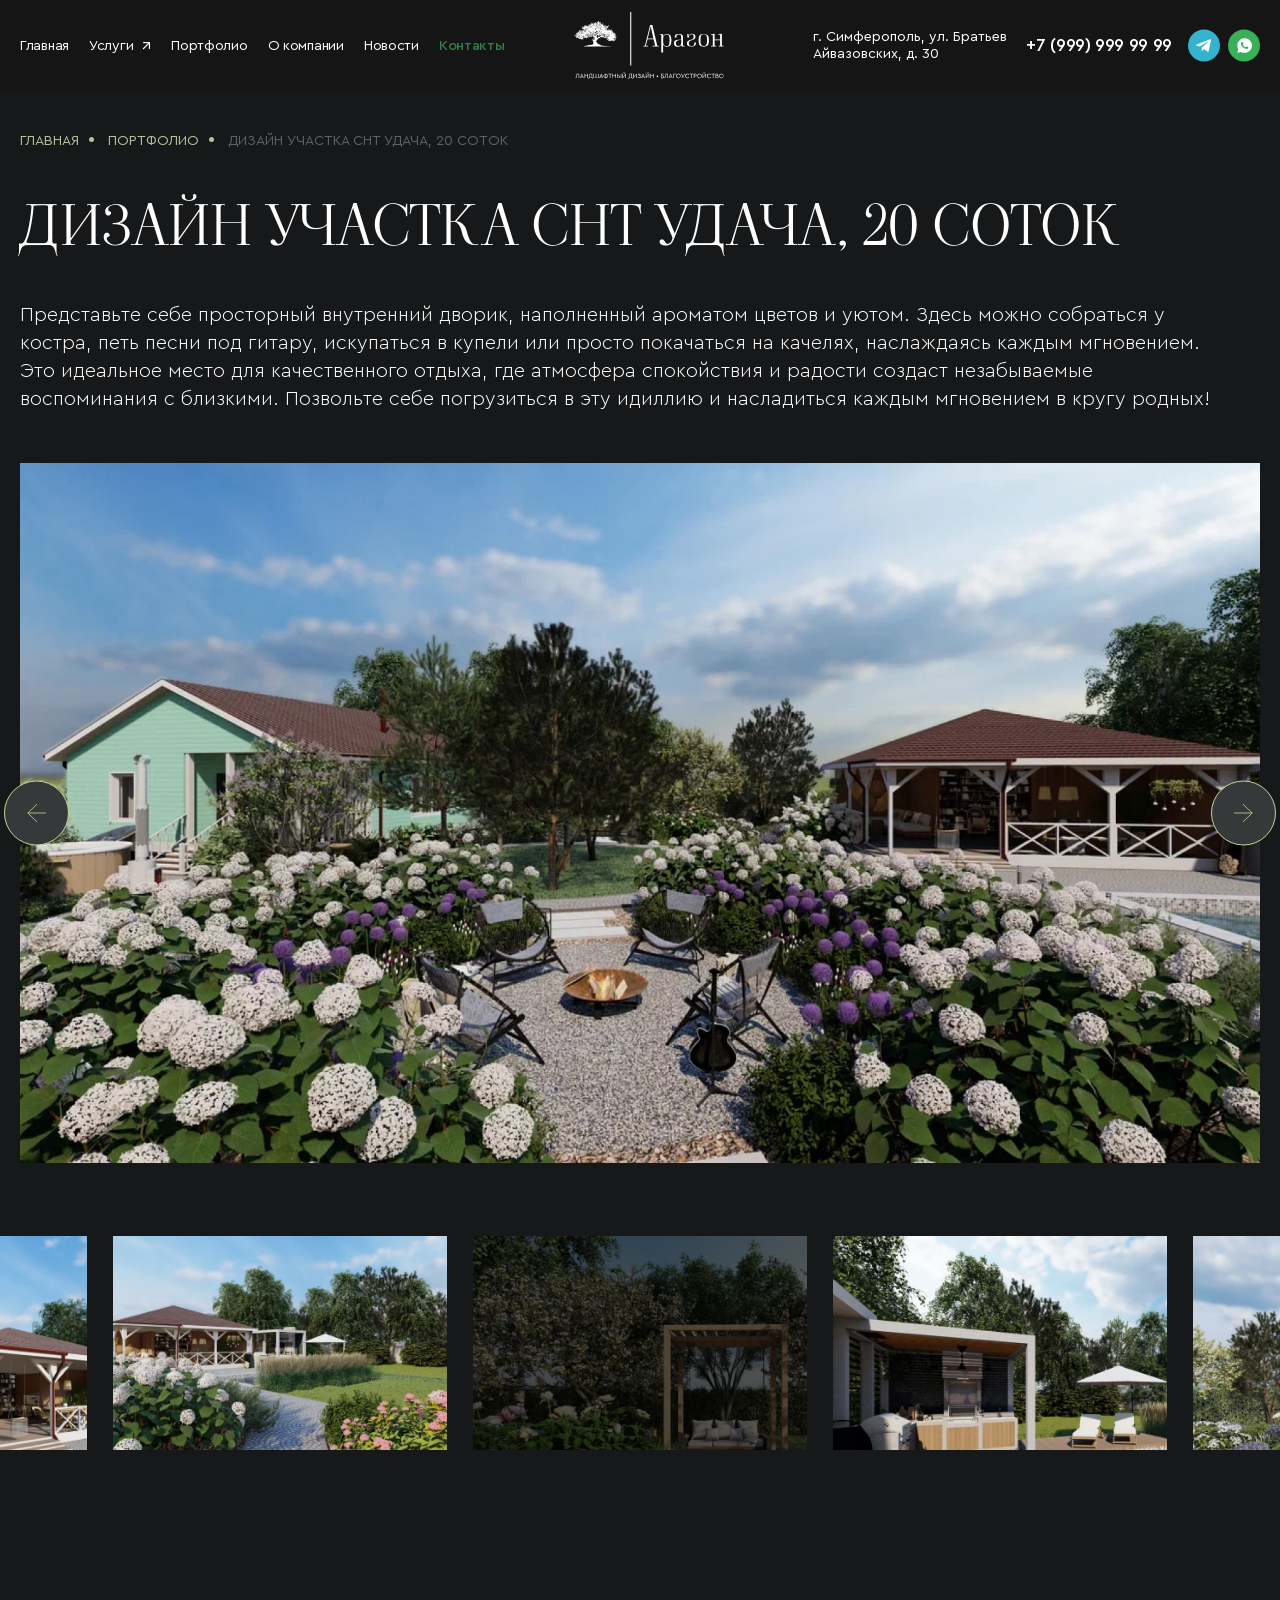
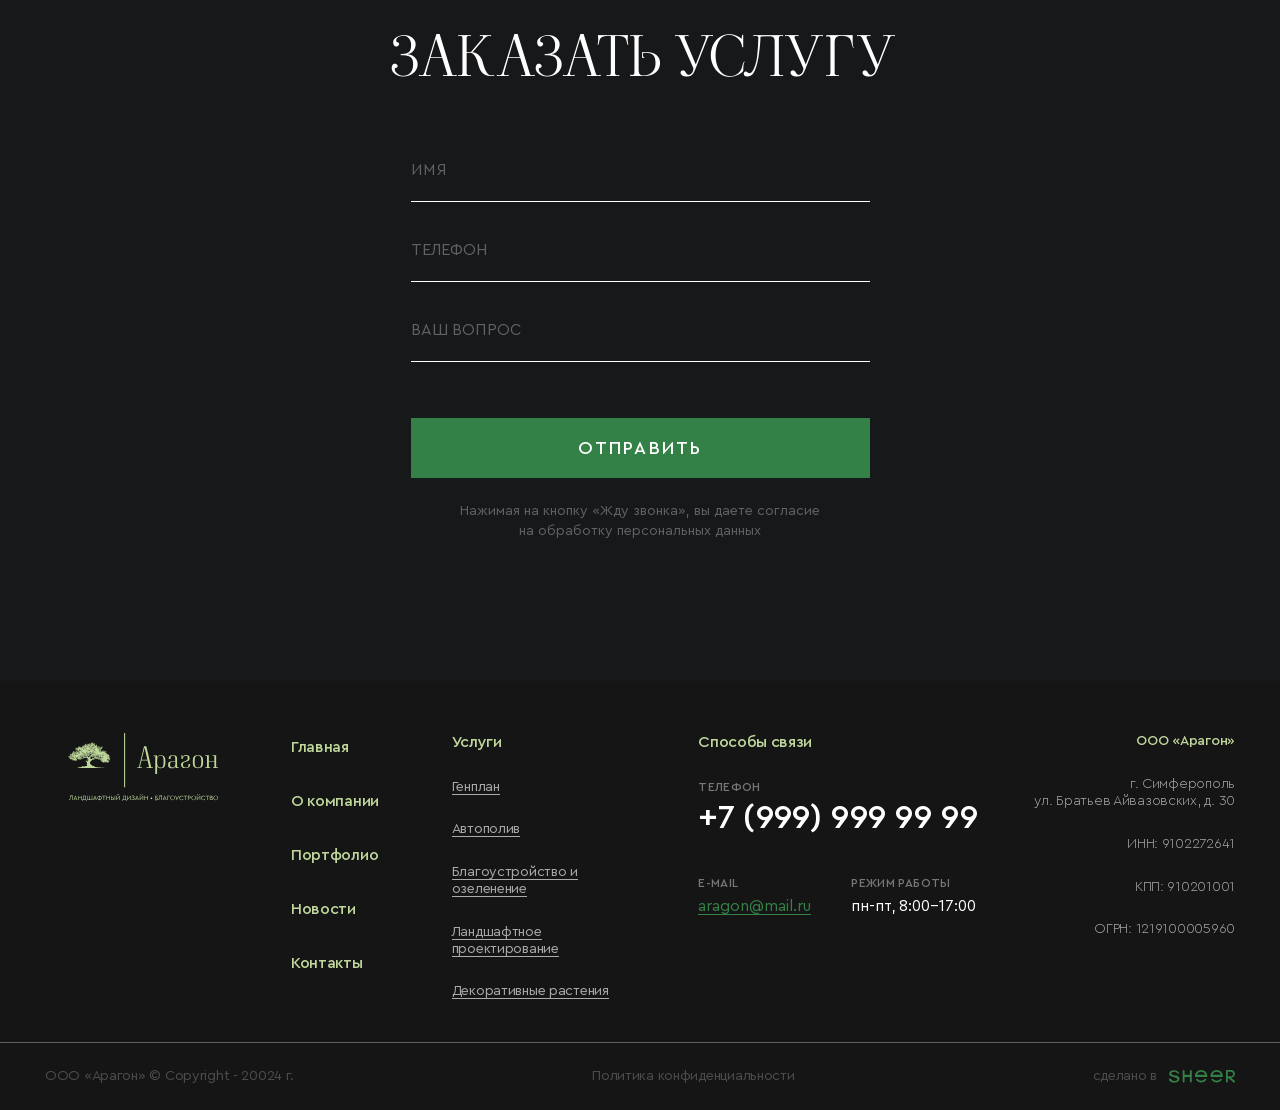
<file: single-portfolio.html>
<!DOCTYPE html>
<!--[if lt IE 7]><html lang="ru" class="lt-ie9 lt-ie8 lt-ie7"><![endif]-->
<!--[if IE 7]><html lang="ru" class="lt-ie9 lt-ie8"><![endif]-->
<!--[if IE 8]><html lang="ru" class="lt-ie9"><![endif]-->
<!--[if gt IE 8]><!-->
<html lang="ru">
<!--<![endif]-->
<head>
	<meta charset="utf-8" />
	<title>Заголовок</title>
	<meta http-equiv="X-UA-Compatible" content="IE=edge" />
	<meta name="viewport" content="width=device-width, initial-scale=1, maximum-scale=1">
	<meta name="format-detection" content="telephone=no" />
	<link rel="shortcut icon" href="favicon.png" />
	<link rel="stylesheet" href="libs/bootstrap/bootstrap-grid.css" />
	<link rel="stylesheet" href="libs/fontawesome-free-5.12.0-web/css/all.min.css" />
	<link rel="stylesheet" href="libs/fancybox-master/dist/jquery.fancybox.min.css" />
	<link rel="stylesheet" href="libs/slick-1.5.9/slick/slick.css" />
	<link rel="stylesheet" href="libs/slick-1.5.9/slick/slick-theme.css" />
	<link rel="stylesheet" href="css/fonts.css" />
	<link rel="stylesheet" href="css/main.css?ver=1.5" />
	<link rel="stylesheet" href="css/media.css?ver=1.5" />
</head>
<body>
 
	<div class="wrapper wrapper_page">

		<header class="header default">
			<div class="container-fluid">
				<div class="header__wrapper">
					<span class='sandwich'>
						<span class='sw-topper'></span>
						<span class='sw-bottom'></span>
						<span class='sw-footer'></span>
					</span>
					<ul class="menu">
						<li><a href="#">Главная</a></li>
						<li class="menu__haschild">
							<a href="#">Услуги</a>
							<div class="menu__dropdown">
								<div class="close-menu"></div>
								<ul>
									<li><a href="#">Ландшафтный дизайн</a></li>
									<li><a href="#">Благоустройство</a></li>
									<li><a href="#">Обслуживание <br>и растениеводство</a></li>
								</ul>
							</div>
						</li>
						<li><a href="#">Портфолио</a></li>
						<li><a href="#">О компании</a></li>
						<li><a href="#">Новости</a></li>
						<li class="active"><a href="#">Контакты</a></li>
					</ul>
					<a href="#" class="logo">
						<img src="img/logo.svg" alt="alt">
					</a>
					<div class="header__right">
						<div class="header__locataion">г. Симферополь, ул. Братьев Айвазовских, д. 30</div>
						<div class="line-contacts">
							<a href="tel:+79999999999" class="phone-main">+7 (999) 999 99 99</a>
							<ul class="socials-list">
								<li><a href="#" target="_blank"><img src="img/tg.svg" alt="alt"></a></li>
								<li><a href="#" target="_blank"><img src="img/wp.svg" alt="alt"></a></li>
							</ul>
						</div>
					</div>
					<a href="tel:+79999999999" class="phone-mobile"><i class="fas fa-phone-alt"></i></a>
				</div>
			</div>
			<div class="menu-mobile">
				<ul class="menu">
					<li><a href="#">Главная</a></li>
					<li class="menu__haschild">
						<a href="#">Услуги</a>
						<div class="menu__dropdown">
							<div class="close-menu"></div>
							<ul>
								<li><a href="#">Ландшафтный дизайн</a></li>
								<li><a href="#">Благоустройство</a></li>
								<li><a href="#">Обслуживание <br>и растениеводство</a></li>
							</ul>
						</div>
					</li>
					<li><a href="#">Портфолио</a></li>
					<li><a href="#">О компании</a></li>
					<li><a href="#">Новости</a></li>
					<li class="active"><a href="#">Контакты</a></li>
				</ul>
				<div class="header__locataion">г. Симферополь, ул. Братьев Айвазовских, д. 30</div>
				<div class="line-contacts">
					<a href="tel:+79999999999" class="phone-main">+7 (999) 999 99 99</a>
					<ul class="socials-list">
						<li><a href="#" target="_blank"><img src="img/tg.svg" alt="alt"></a></li>
						<li><a href="#" target="_blank"><img src="img/wp.svg" alt="alt"></a></li>
					</ul>
				</div>
			</div>
			<div class="menu-overlay"></div>
		</header>

		<section class="single-portfolio">
			<div class="container-fluid">
				<ul class="breadcrumbs">
					<li><a href="#">главная</a></li>
					<li><a href="#">Портфолио</a></li>
					<li>Дизайн участка СНТ Удача, 20 соток</li>
				</ul>
				<h1 class="title-main">Дизайн участка СНТ Удача, 20 соток</h1>
				<div class="descr-portfolio">Представьте себе просторный внутренний дворик, наполненный ароматом цветов и уютом. Здесь можно собраться у костра, петь песни под гитару, искупаться в купели или просто покачаться на качелях, наслаждаясь каждым мгновением. Это идеальное место для качественного отдыха, где атмосфера спокойствия и радости создаст незабываемые воспоминания с близкими. Позвольте себе погрузиться в эту идиллию и насладиться каждым мгновением в кругу родных!</div>
				<div class="slider-for">
					<div>
						<a href="img/for1.jpg" class="slider-for__item fancybox" data-fancybox="portfolio">
							<img src="img/for1.jpg" alt="alt">
						</a>
					</div>
					<div>
						<a href="img/for1.jpg" class="slider-for__item fancybox" data-fancybox="portfolio">
							<img src="img/for1.jpg" alt="alt">
						</a>
					</div>
					<div>
						<a href="img/for1.jpg" class="slider-for__item fancybox" data-fancybox="portfolio">
							<img src="img/for1.jpg" alt="alt">
						</a>
					</div>
					<div>
						<a href="img/for1.jpg" class="slider-for__item fancybox" data-fancybox="portfolio">
							<img src="img/for1.jpg" alt="alt">
						</a>
					</div>
					<div>
						<a href="img/for1.jpg" class="slider-for__item fancybox" data-fancybox="portfolio">
							<img src="img/for1.jpg" alt="alt">
						</a>
					</div>
					<div>
						<a href="img/for1.jpg" class="slider-for__item fancybox" data-fancybox="portfolio">
							<img src="img/for1.jpg" alt="alt">
						</a>
					</div>
					<div>
						<a href="img/for1.jpg" class="slider-for__item fancybox" data-fancybox="portfolio">
							<img src="img/for1.jpg" alt="alt">
						</a>
					</div>
					<div>
						<a href="img/for1.jpg" class="slider-for__item fancybox" data-fancybox="portfolio">
							<img src="img/for1.jpg" alt="alt">
						</a>
					</div>
				</div>
				<div class="slider-nav">
					<div>
						<div class="slider-nav__item">
							<img src="img/nav1.jpg" alt="alt">
						</div>
					</div>
					<div>
						<div class="slider-nav__item">
							<img src="img/nav2.jpg" alt="alt">
						</div>
					</div>
					<div>
						<div class="slider-nav__item">
							<img src="img/nav3.jpg" alt="alt">
						</div>
					</div>
					<div>
						<div class="slider-nav__item">
							<img src="img/nav4.jpg" alt="alt">
						</div>
					</div>
					<div>
						<div class="slider-nav__item">
							<img src="img/nav1.jpg" alt="alt">
						</div>
					</div>
					<div>
						<div class="slider-nav__item">
							<img src="img/nav2.jpg" alt="alt">
						</div>
					</div>
					<div>
						<div class="slider-nav__item">
							<img src="img/nav3.jpg" alt="alt">
						</div>
					</div>
					<div>
						<div class="slider-nav__item">
							<img src="img/nav4.jpg" alt="alt">
						</div>
					</div>
				</div>
			</div>
		</section>

		<section class="consultation">
			<div class="container">
				<h2 class="title-main">заказать услугу</h2>
				<div class="consultation__form">
					<form>
						<div class="item-form">
							<input type="text" placeholder="ИМЯ" required>
						</div>
						<div class="item-form">
							<input type="tel" placeholder="ТЕЛЕФОН" class="input-phone" inputmode="numeric" required>
						</div>
						<div class="item-form">
							<input type="text" placeholder="ваш вопрос" required>
						</div>
						<input type="submit" class="btn-main" value="Отправить">
						<div class="agree-form">Нажимая на кнопку «Жду звонка», вы даете согласие на обработку персональных данных</div>
					</form>
				</div>
			</div>
		</section>

		<footer class="footer">
			<div class="container-fluid">
				<div class="row">
					<div class="col-lg-2">
						<div class="footer__logo">
							<a href="#" class="logo">
								<img src="img/logo2.svg" alt="alt">
							</a>
						</div>
					</div>
					<div class="col-lg-2 col-6">
						<div class="col-menu">
							<ul class="footer__menu">
								<li><a href="#">Главная</a></li>
								<li><a href="#">О компании</a></li>
								<li><a href="#">Портфолио</a></li>
								<li><a href="#">Новости</a></li>
								<li><a href="#">Контакты</a></li>
							</ul>
						</div>
					</div>
					<div class="col-lg-2 col-6">
						<div class="col-nav">
							<div class="footer__title">Услуги</div>
							<ul class="footer__nav">
								<li><a href="#">Генплан</a></li>
								<li><a href="#">Автополив</a></li>
								<li><a href="#">Благоустройство и озеленение</a></li>
								<li><a href="#">Ландшафтное проектирование</a></li>
								<li><a href="#">Декоративные растения</a></li>
							</ul>
						</div>
					</div>
					<div class="col-lg-4 col-6">
						<div class="footer__feedback">
							<div class="footer__title">Способы связи</div>
							<div class="footer__subtitle">телефон</div>
							<a href="tel:+79999999999" class="phone-main">+7 (999) 999 99 99</a>
							<div class="row">
								<div class="col-lg-6">
									<div class="footer__subtitle">e-mail</div>
									<a href="mailto:aragon@mail.ru" class="footer__mail">aragon@mail.ru</a>
								</div>
								<div class="col-lg-6">
									<div class="footer__subtitle">Режим работы</div>
									<p>пн-пт, 8:00-17:00</p>
								</div>
							</div>
						</div>
					</div>
					<div class="col-lg-2 col-6">
						<div class="footer-contacts-wrap">
							<div class="footer__contacts">
								<div class="footer__title">ООО «Арагон»</div>
								<p>г. Симферополь <br>ул. Братьев Айвазовских, д. 30</p>
								<p>ИНН: 9102272641</p>
								<p>КПП: 910201001</p>
								<p>ОГРН: 1219100005960</p>
							</div>
						</div>
					</div>
				</div>
			</div>
			<div class="footer-bottom">
				<div class="container-fluid">
					<div class="footer-bottom__wrapper">
						<div class="copyright">ООО «Арагон» © Copyright - 20024 г.</div>
						<a href="#">Политика конфиденциальности</a>
						<div class="create">сделано в <a href="#" target="_blank"><img src="img/sheer.svg" alt="alt"></a></div>
					</div>
				</div>
			</div>
		</footer>
		
	</div>

	<!--[if lt IE 9]>
	<script src="libs/html5shiv/es5-shim.min.js"></script>
	<script src="libs/html5shiv/html5shiv.min.js"></script>
	<script src="libs/html5shiv/html5shiv-printshiv.min.js"></script>
	<script src="libs/respond/respond.min.js"></script>
	<![endif]-->
	<script src="libs/jquery/jquery-3.6.0.min.js"></script>
	<script src="libs/jquery-mousewheel/jquery.mousewheel.min.js"></script>
	<script src="libs/fancybox-master/dist/jquery.fancybox.min.js"></script>
	<script src="libs/slick-1.5.9/slick/slick.min.js"></script>
	<script src="libs/scroll2id/PageScroll2id.min.js"></script>
	<script src="libs/mask/jquery.maskedinput.js"></script>
	<script src="libs/jQueryFormStyler-master/jquery.formstyler.min.js"></script>
	<script src="js/common.js?ver=1.5"></script>
	<!-- Yandex.Metrika counter --><!-- /Yandex.Metrika counter -->
	<!-- Google Analytics counter --><!-- /Google Analytics counter -->
</body>
</html>
</file>
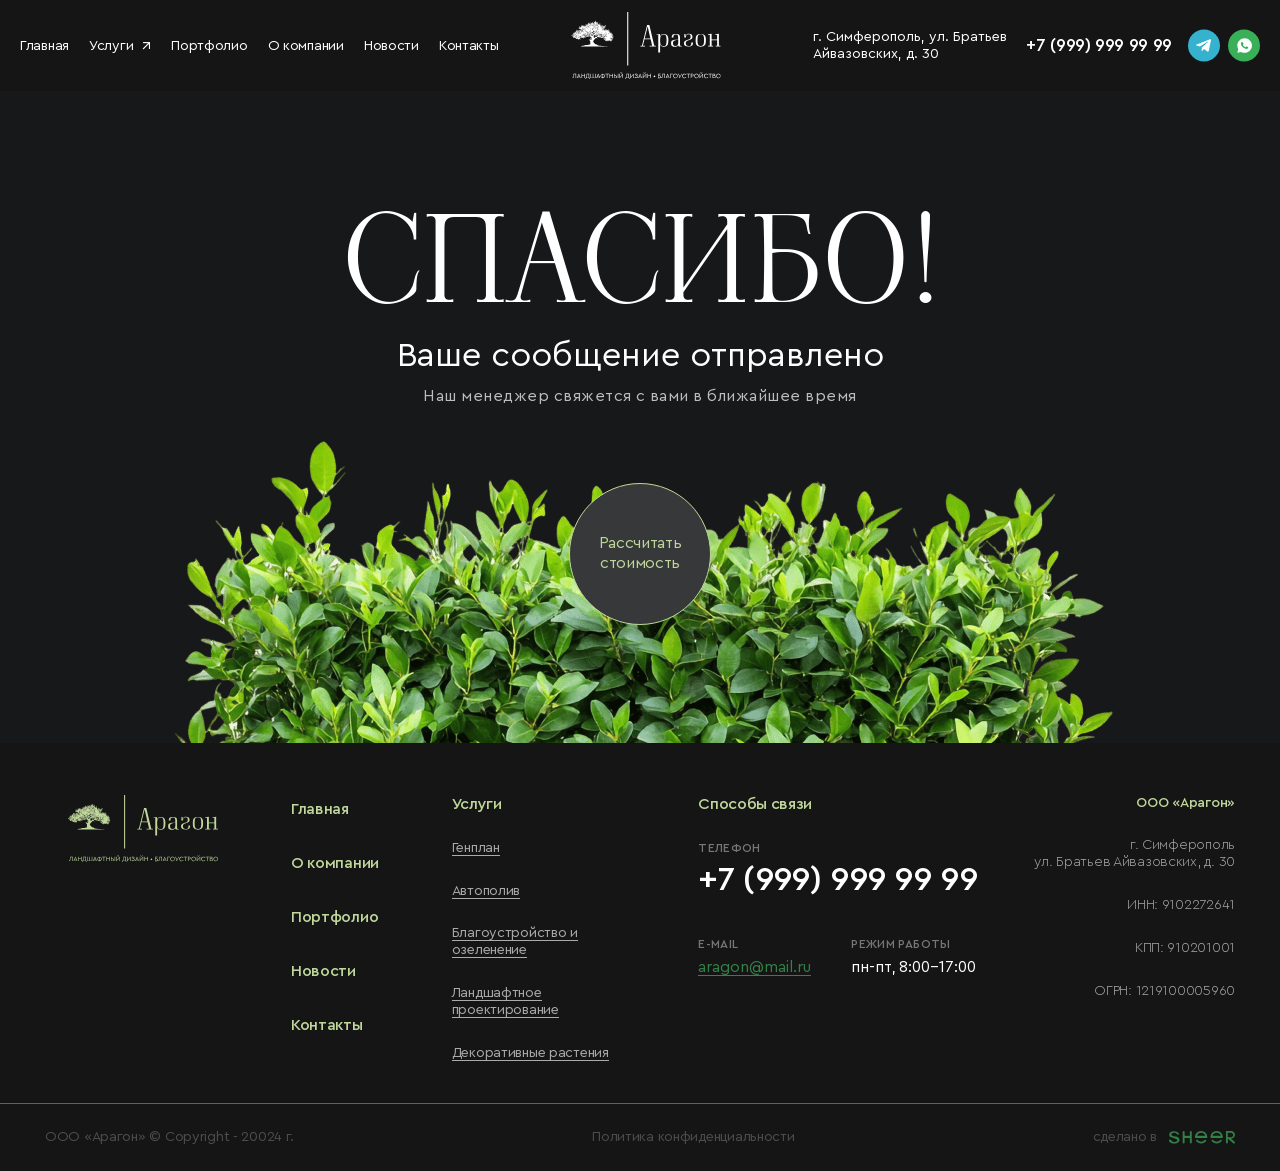
<file: thanks.html>
<!DOCTYPE html>
<!--[if lt IE 7]><html lang="ru" class="lt-ie9 lt-ie8 lt-ie7"><![endif]-->
<!--[if IE 7]><html lang="ru" class="lt-ie9 lt-ie8"><![endif]-->
<!--[if IE 8]><html lang="ru" class="lt-ie9"><![endif]-->
<!--[if gt IE 8]><!-->
<html lang="ru">
<!--<![endif]-->
<head>
	<meta charset="utf-8" />
	<title>Заголовок</title>
	<meta http-equiv="X-UA-Compatible" content="IE=edge" />
	<meta name="viewport" content="width=device-width, initial-scale=1, maximum-scale=1">
	<meta name="format-detection" content="telephone=no" />
	<link rel="shortcut icon" href="favicon.png" />
	<link rel="stylesheet" href="libs/bootstrap/bootstrap-grid.css" />
	<link rel="stylesheet" href="libs/fontawesome-free-5.12.0-web/css/all.min.css" />
	<link rel="stylesheet" href="libs/fancybox-master/dist/jquery.fancybox.min.css" />
	<link rel="stylesheet" href="libs/slick-1.5.9/slick/slick.css" />
	<link rel="stylesheet" href="libs/slick-1.5.9/slick/slick-theme.css" />
	<link rel="stylesheet" href="css/fonts.css" />
	<link rel="stylesheet" href="css/main.css?ver=1.5" />
	<link rel="stylesheet" href="css/media.css?ver=1.5" />
</head>
<body>
 
	<div class="wrapper wrapper_page">

		<header class="header default">
			<div class="container-fluid">
				<div class="header__wrapper"> 
					<span class='sandwich'>
						<span class='sw-topper'></span>
						<span class='sw-bottom'></span>
						<span class='sw-footer'></span>
					</span>
					<ul class="menu">
						<li><a href="#">Главная</a></li>
						<li class="menu__haschild">
							<a href="#">Услуги</a>
							<div class="menu__dropdown">
								<div class="close-menu"></div>
								<ul>
									<li><a href="#">Ландшафтный дизайн</a></li>
									<li><a href="#">Благоустройство</a></li>
									<li><a href="#">Обслуживание <br>и растениеводство</a></li>
								</ul>
							</div>
						</li>
						<li><a href="#">Портфолио</a></li>
						<li><a href="#">О компании</a></li>
						<li><a href="#">Новости</a></li>
						<li><a href="#">Контакты</a></li>
					</ul>
					<a href="#" class="logo">
						<img src="img/logo.svg" alt="alt">
					</a>
					<div class="header__right">
						<div class="header__locataion">г. Симферополь, ул. Братьев Айвазовских, д. 30</div>
						<div class="line-contacts">
							<a href="tel:+79999999999" class="phone-main">+7 (999) 999 99 99</a>
							<ul class="socials-list">
								<li><a href="#" target="_blank"><img src="img/tg.svg" alt="alt"></a></li>
								<li><a href="#" target="_blank"><img src="img/wp.svg" alt="alt"></a></li>
							</ul>
						</div>
					</div>
					<a href="tel:+79999999999" class="phone-mobile"><i class="fas fa-phone-alt"></i></a>
				</div>
			</div>
			<div class="menu-mobile">
				<ul class="menu">
					<li><a href="#">Главная</a></li>
					<li class="menu__haschild">
						<a href="#">Услуги</a>
						<div class="menu__dropdown">
							<div class="close-menu"></div>
							<ul>
								<li><a href="#">Ландшафтный дизайн</a></li>
								<li><a href="#">Благоустройство</a></li>
								<li><a href="#">Обслуживание <br>и растениеводство</a></li>
							</ul>
						</div>
					</li>
					<li><a href="#">Портфолио</a></li>
					<li><a href="#">О компании</a></li>
					<li><a href="#">Новости</a></li>
					<li><a href="#">Контакты</a></li>
				</ul>
				<div class="header__locataion">г. Симферополь, ул. Братьев Айвазовских, д. 30</div>
				<div class="line-contacts">
					<a href="tel:+79999999999" class="phone-main">+7 (999) 999 99 99</a>
					<ul class="socials-list">
						<li><a href="#" target="_blank"><img src="img/tg.svg" alt="alt"></a></li>
						<li><a href="#" target="_blank"><img src="img/wp.svg" alt="alt"></a></li>
					</ul>
				</div>
			</div>
			<div class="menu-overlay"></div>
		</header>

		<div class="page-mockup">
			<div class="container">
				<div class="title-mockup">Спасибо!</div>
				<div class="subtitle-mockup">Ваше сообщение отправлено</div>
				<div class="descr-mockup">Наш менеджер свяжется с вами в ближайшее время</div>
				<a href="#" class="btn-circle">Рассчитать стоимость</a>
			</div>
		</div>

		<footer class="footer">
			<div class="container-fluid">
				<div class="row">
					<div class="col-lg-2">
						<div class="footer__logo">
							<a href="#" class="logo">
								<img src="img/logo2.svg" alt="alt">
							</a>
						</div>
					</div>
					<div class="col-lg-2 col-6">
						<div class="col-menu">
							<ul class="footer__menu">
								<li><a href="#">Главная</a></li>
								<li><a href="#">О компании</a></li>
								<li><a href="#">Портфолио</a></li>
								<li><a href="#">Новости</a></li>
								<li><a href="#">Контакты</a></li>
							</ul>
						</div>
					</div>
					<div class="col-lg-2 col-6">
						<div class="col-nav">
							<div class="footer__title">Услуги</div>
							<ul class="footer__nav">
								<li><a href="#">Генплан</a></li>
								<li><a href="#">Автополив</a></li>
								<li><a href="#">Благоустройство и озеленение</a></li>
								<li><a href="#">Ландшафтное проектирование</a></li>
								<li><a href="#">Декоративные растения</a></li>
							</ul>
						</div>
					</div>
					<div class="col-lg-4 col-6">
						<div class="footer__feedback">
							<div class="footer__title">Способы связи</div>
							<div class="footer__subtitle">телефон</div>
							<a href="tel:+79999999999" class="phone-main">+7 (999) 999 99 99</a>
							<div class="row">
								<div class="col-lg-6">
									<div class="footer__subtitle">e-mail</div>
									<a href="mailto:aragon@mail.ru" class="footer__mail">aragon@mail.ru</a>
								</div>
								<div class="col-lg-6">
									<div class="footer__subtitle">Режим работы</div>
									<p>пн-пт, 8:00-17:00</p>
								</div>
							</div>
						</div>
					</div>
					<div class="col-lg-2 col-6">
						<div class="footer-contacts-wrap">
							<div class="footer__contacts">
								<div class="footer__title">ООО «Арагон»</div>
								<p>г. Симферополь <br>ул. Братьев Айвазовских, д. 30</p>
								<p>ИНН: 9102272641</p>
								<p>КПП: 910201001</p>
								<p>ОГРН: 1219100005960</p>
							</div>
						</div>
					</div>
				</div>
			</div>
			<div class="footer-bottom">
				<div class="container-fluid">
					<div class="footer-bottom__wrapper">
						<div class="copyright">ООО «Арагон» © Copyright - 20024 г.</div>
						<a href="#">Политика конфиденциальности</a>
						<div class="create">сделано в <a href="#" target="_blank"><img src="img/sheer.svg" alt="alt"></a></div>
					</div>
				</div>
			</div>
		</footer>
		
	</div>

	<!--[if lt IE 9]>
	<script src="libs/html5shiv/es5-shim.min.js"></script>
	<script src="libs/html5shiv/html5shiv.min.js"></script>
	<script src="libs/html5shiv/html5shiv-printshiv.min.js"></script>
	<script src="libs/respond/respond.min.js"></script>
	<![endif]-->
	<script src="libs/jquery/jquery-3.6.0.min.js"></script>
	<script src="libs/jquery-mousewheel/jquery.mousewheel.min.js"></script>
	<script src="libs/fancybox-master/dist/jquery.fancybox.min.js"></script>
	<script src="libs/slick-1.5.9/slick/slick.min.js"></script>
	<script src="libs/scroll2id/PageScroll2id.min.js"></script>
	<script src="libs/mask/jquery.maskedinput.js"></script>
	<script src="libs/jQueryFormStyler-master/jquery.formstyler.min.js"></script>
	<script src="js/common.js?ver=1.5"></script>
	<!-- Yandex.Metrika counter --><!-- /Yandex.Metrika counter -->
	<!-- Google Analytics counter --><!-- /Google Analytics counter -->
</body>
</html>
</file>
<file: css/fonts.css>
@font-face {
	font-family: 'Cera Pro';
	src: url('../fonts/CeraPro-Regular.eot');
	src: url('../fonts/CeraPro-Regular.eot?#iefix') format('embedded-opentype'),
		url('../fonts/CeraPro-Regular.woff') format('woff'),
		url('../fonts/CeraPro-Regular.ttf') format('truetype');
	font-weight: normal;
	font-style: normal;
}
@font-face {
	font-family: 'Cera Pro';
	src: url('../fonts/CeraPro-Light.eot');
	src: url('../fonts/CeraPro-Light.eot?#iefix') format('embedded-opentype'),
		url('../fonts/CeraPro-Light.woff') format('woff'),
		url('../fonts/CeraPro-Light.ttf') format('truetype');
	font-weight: 300;
	font-style: normal;
}

@font-face {
	font-family: 'Cera Pro';
	src: url('../fonts/CeraPro-Medium.eot');
	src: url('../fonts/CeraPro-Medium.eot?#iefix') format('embedded-opentype'),
		url('../fonts/CeraPro-Medium.woff') format('woff'),
		url('../fonts/CeraPro-Medium.ttf') format('truetype');
	font-weight: 500;
	font-style: normal;
}
@font-face {
	font-family: 'Cera Pro';
	src: url('../fonts/CeraPro-Bold.eot');
	src: url('../fonts/CeraPro-Bold.eot?#iefix') format('embedded-opentype'),
		url('../fonts/CeraPro-Bold.woff') format('woff'),
		url('../fonts/CeraPro-Bold.ttf') format('truetype');
	font-weight: 700;
	font-style: normal;
}
@font-face {
	font-family: 'Cera Pro';
	src: url('../fonts/CeraPro-Black.eot');
	src: url('../fonts/CeraPro-Black.eot?#iefix') format('embedded-opentype'),
		url('../fonts/CeraPro-Black.woff') format('woff'),
		url('../fonts/CeraPro-Black.ttf') format('truetype');
	font-weight: 900;
	font-style: normal;
}
@font-face {
	font-family: "ViaodaLibre";
	src: url("../fonts/ViaodaLibreRegular.eot");
	src: url("../fonts/ViaodaLibreRegular.eot?#iefix")format("embedded-opentype"),
		url("../fonts/ViaodaLibreRegular.woff") format("woff"),
		url("../fonts/ViaodaLibreRegular.ttf") format("truetype");
	font-style: normal;
	font-weight: normal;
	font-display: swap;
}
</file>
<file: css/main.css>
*::-webkit-input-placeholder {
	color: rgba(255, 255, 255, 0.32);
	opacity: 1;
}
*:-moz-placeholder {
	color: rgba(255, 255, 255, 0.32);
	opacity: 1;
}
*::-moz-placeholder {
	color: rgba(255, 255, 255, 0.32);
	opacity: 1;
}
*:-ms-input-placeholder {
	color: rgba(255, 255, 255, 0.32);
	opacity: 1;
}
 
body input:focus:required:invalid,
body textarea:focus:required:invalid {
	
}
body input:required:valid,
body textarea:required:valid { 
	
}
body {
	font-family: 'Cera Pro';
	font-size: 20px;
	line-height: 140%;
	color: #fff;
	overflow-x: hidden;
	margin: 0;
	background-color: #17181A;
}
button {
	cursor: pointer;
}
button, input, optgroup, select, textarea {
	font-family: inherit;
}
input {
-webkit-appearance: none;
-moz-appearance: none;
appearance: none;
}
button,
textarea,
input.text,
input[type="text"],
input[type="button"],
input[type="submit"] {
  -webkit-appearance: none;
}
*:link, 
*:visited, 
*:hover, 
*:focus,
*:active {
	outline: 0;
	-webkit-tap-highlight-color: transparent;
}
a, button, input, img {
	transition: all 0.3s;
}
h1,h2,h3,h4,h5,h6 {
	padding: 0;
	margin: 0;
	font-weight: normal;
}
.wrapper {
	overflow: hidden;
}
a {
	text-decoration: none;
	outline: none;
}
* {
	outline: none !important;
}
ul {
	padding: 0;
	margin: 0;
}
ul li {
	list-style-type: none;
	outline: none;
}
img {
	outline: none;
	display: block;
}
p {
	padding: 0;
	margin: 0;
}
form {
	margin: 0;
}

.header {
	padding: 12px 0;
	position: fixed;
	top: 0;
	left: 0;
	width: 100%;
	transition: all 0.3s;
	z-index: 800;
}
.header.fixed {
	background-color: rgba(23, 24, 26, 0.8);
}
.header__wrapper {
	display: flex;
	align-items: center;
	justify-content: space-between;
}
.menu {
	gap: 34px;
	letter-spacing: -0.02em;
	display: flex;
	align-items: center;
}
.menu > li > a {
	color: #fff;
}
.menu > li.active > a {
	color: #337e46;
}
.menu > li.active > a {
	font-weight: 500;
}
.logo img {
	width: 225px;
	height: auto;
}
.header .logo {
	margin-left: -100px;
}
.header__locataion {
	font-size: 18px;
	max-width: 250px;
	line-height: 120%;
}
.line-contacts {
	gap: 16px;
	display: flex;
	align-items: center;
}
.phone-main {
	font-size: 24px;
	line-height: 120%;
	letter-spacing: -0.02em;
	color: #fff;
	font-weight: 500;
}
.phone-main:hover {
	color: #bfd79b;
}
.socials-list {
	gap: 8px;
	display: flex;
	align-items: center;
}
.socials-list img {
	width: 32px;
	height: auto;
}
.socials-list a:hover img {
	opacity: 0.7;
}
.container-fluid {
	padding: 0 52px;
	max-width: 1920px;
}
.header__right {
	gap: 32px;
	display: flex;
	align-items: center;
}

.billbord {
	min-height: 862px;
	padding-top: 264px;
	border-radius: 0 0 52px 52px;
	background-image: url(../img/billbord.jpg);
	background-repeat: no-repeat;
	background-position: center;
	background-size: cover;
	position: relative;
}
.title-big {
	font-size: 142px;
	margin-bottom: 27px;
	line-height: 120%;
	text-transform: uppercase;
	text-align: center;
	font-family: "ViaodaLibre";
}
.title-middle {
	font-size: 28px;
	line-height: 130%;
	letter-spacing: 0.06em;
	font-weight: 500;
	text-transform: uppercase;
}
.title-middle span {
	color: #bfd79b;
}
.billbord .title-middle {
	text-align: center;
}
.btn-circle {
	width: 142px;
	height: 142px;
	padding: 30px;
	bottom: -68px;
	font-size: 16px;
	line-height: 120%;
	left: 0;
	right: 0;
	margin: 0 auto;
	letter-spacing: -0.02em;
	text-align: center;
	color: #bfd79b;
	border-radius: 50%;
	display: flex;
	align-items: center;
	justify-content: center;
	border: 1.50px solid #bfd79b;
	background: #373839;
	display: flex;
	align-items: center;
	justify-content: center;
	text-align: center;
	position: absolute;
}
.btn-circle:hover {
	background: #454749;
}

.advantages {
	padding-top: 160px;
	padding-bottom: 153px;	
}
.advantages__wrap {
	gap: 96px;
	display: flex;
	align-items: flex-start;
	justify-content: center;
	flex-wrap: wrap;
}
.item-advantage {
	max-width: 233px;
	text-align: center;
}
.item-advantage__title {
	font-size: 18px;
	line-height: 120%;
	letter-spacing: -0.02em;
}
.item-advantage__icon {
	height: 54px;
	margin-bottom: 32px;
	display: flex;
	align-items: center;
	justify-content: center;
}
.item-advantage__icon img {
	max-width: 100%;
	max-height: 100%;
}

.services {
	padding-bottom: 250px;
}
.title-section {
	font-size: 16px;
	padding-bottom: 12px;
	padding-left: 15px;
	border-bottom: 1px solid rgba(255, 255, 255, 0.16);
	line-height: 120%;
	text-transform: uppercase;
	color: rgba(255, 255, 255, 0.32);
	position: relative;
}
.title-section::before {
	position: absolute;
	display: block;
	content: " ";
	top: 6px;
	left: 0;
	width: 5px;
	height: 5px;
	border-radius: 50%;
	background: #b5c59d;
}
.title-main {
	font-size: 56px;
	line-height: 120%;
	text-transform: uppercase;
	font-family: "ViaodaLibre";
}
.title-main span {
	color: #bfd79b;
}
.descr-section {
	margin-top: 32px;
	line-height: 130%;
	color: rgba(255, 255, 255, 0.64);
}
.services .descr-section {
	max-width: 630px;
}
.row.row_page > div {
	padding: 0 43px;
}
.row.row_page {
	margin: 0 -43px;
}
.services__image img {
	width: 100%;
	height: auto;
}
.services .head-section {
	margin-bottom: 72px;
}
.link-main {
	height: 122px;
	font-size: 28px;
	line-height: 120%;
	font-weight: 300;
	border-bottom: 1px solid rgba(255, 255, 255, 0.16);
	color: #fff;
	display: flex;
	align-items: center;
	justify-content: space-between;
	transition: all 0.3s;
}
.link-main i {
	transform: rotate(45deg);
	color: rgba(255, 255, 255, 0.64);
	transition: all 0.3s;
}
.link-main:hover {
	color: #50b02b;
	-webkit-text-stroke: 1px #50b02b;
}
.link-main:hover i {
	color: #50b02b;
	-webkit-text-stroke: initial;
}
.services .title-section,
.services__image {
	margin-right: -15px;
}
.services__links,
.head-section__content {
	padding-left: 50px;
}

.portfolio {
	padding-bottom: 266px;
}
.slider-portfolio .slick-track {
	display: flex !important;
}
.slider-portfolio .slick-slide {
	padding: 0 15px;
	height: inherit !important;
}
.slider-portfolio .slick-list {
	margin: 0 -15px;
}
.slider-portfolio:not(.slick-initialized) > *:not(:first-child) {
	display: none;
}
.slider-portfolio .slick-list {
	overflow: visible;
}
.item-portfolio {
	display: block;
}
.item-portfolio__image {
	height: 583px;
	margin-bottom: 32px;
	width: 100%;
	display: block;
}
.item-portfolio__image img {
	width: 100%;
    height: 100%;
    object-fit: cover;
    font-family: 'object-fit: cover;';
}
.item-portfolio__title {
	font-size: 24px;
	line-height: 120%;
	color: rgba(255, 255, 255, 0.96);
	display: block;
}
.portfolio__wrapper {
	position: relative;
}
.portfolio .btn-circle {
	top: 202px;
	bottom: auto;
	margin: auto;
	z-index: 2;
}

.about {
	padding-bottom: 216px;
}
.about .head-section__content {
	padding-left: 40px;
}
.about .head-section { 
	margin-bottom: -65px;
}
.about__main {
	padding: 118px 0;
	background-image: url(../img/bg_about.jpg);
	background-repeat: no-repeat;
	background-position: center;
	background-size: cover;
}
.item-about {
	min-height: 224px;
	padding: 32px;
	height: 100%;
	line-height: 120%;
	font-weight: 300;
	color: #151515;
	background: #bfd79b;
	display: flex;
	flex-direction: column;
	align-items: flex-start;
}
.item-about .title-middle {
	margin-bottom: auto;
	text-transform: none;
	letter-spacing: -0.02em;
	font-weight: 400;
}
.row.row_main > div {
	padding: 0 12px;
	margin-bottom: 24px;
}
.row.row_main {
	margin: 0 -12px;
	margin-bottom: -24px;
}
.about__content {
	max-width: 820px;
	left: 80px;
	margin: 0 auto;
	position: relative;
}
.about__text {
	padding-top: 44px;
	font-weight: 300;
}
.about__text p {
	margin-bottom: 24px;
}
.about__text p:last-child {
	margin-bottom: 0;
}

.contacts__block {
	padding-top: 160px;
	padding-bottom: 93px;
	background-image: url(../img/bg_contacts.jpg);
	background-repeat: no-repeat;
	background-position: center;
	background-size: cover;
}
.contacts .head-section {
	margin-bottom: -65px;
}
.contacts .title-main {
	max-width: 600px;
}
#map {
	height: 357px;
	width: 100%;
	background: #17181a;
}
.item-contact {
	margin-bottom: 32px;
	gap: 32px;
	display: flex;
	align-items: flex-start;
}
.item-contact__icon {
	width: 40px;
	height: 40px;
	display: flex;
	align-items: center;
	justify-content: center;
	flex: none;
}
.item-contact__icon img {
	max-width: 100%;
	max-height: 100%;
}
.item-contact__title {
	font-size: 12px;
	line-height: 140%;
	letter-spacing: 0.03em;
	text-transform: uppercase;
	color: rgba(255, 255, 255, 0.42);
	font-weight: 500;
}
.item-contact__line {
	margin-top: 8px;
	gap: 24px;
	display: flex;
	align-items: center;
	flex-wrap: wrap;
}
.item-contact__social {
	gap: 8px;
	display: flex;
	align-items: center;
}
.item-contact__social img {
	width: 24px;
}
.item-contact a {
	color: #fff;
}
a.item-contact__link {
	color: #bfd79b;
	border-bottom: 1px #bfd79b solid;
}
a.item-contact__link:hover {
	border-color: transparent;
}
.row.row_contacts > div {
	padding: 0 28px;
}
.row.row_contacts {
	margin: 0 -28px;
}
[class*="ymaps-2"][class*="-ground-pane"] {
    -webkit-filter: grayscale(100%) brightness(75%) contrast(200%) hue-rotate(200deg) invert(90%);
    filter: grayscale(100%) brightness(75%) contrast(200%) hue-rotate(200deg) invert(90%);
    -moz-filter: grayscale(100%) brightness(75%) contrast(200%) hue-rotate(200deg) invert(90%);
    -ms-filter: grayscale(100%) brightness(75%) contrast(200%) hue-rotate(200deg) invert(90%);
    -o-filter: grayscale(100%) brightness(75%) contrast(200%) hue-rotate(200deg) invert(90%);
}
.ymaps-2-1-79-copyrights-pane {
	display: none;
}

.footer {
	padding-top: 52px;
	border-radius: 52px 52px 0 0;
	background: #151515;
}
.footer__title {
	margin-bottom: 32px;
	line-height: 120%;
	letter-spacing: -0.02em;
	color: #bfd79b;
	font-weight: 500;
}
.footer__title,
.footer__contacts p,
.footer__menu li,
.footer__nav li {
	margin-bottom: 32px;
}
.footer__menu,
.footer__nav {
	letter-spacing: -0.02em;
}
.footer__contacts p:last-child,
.footer__menu li:last-child,
.footer__nav li:last-child {
	margin-bottom: 0;
}
.footer__nav li a {
	color: rgba(255, 255, 255, 0.64);
	border-bottom: 1px rgba(255, 255, 255, 0.64) solid;
}
.footer__nav li a:hover {
	border-color: #fff;
	color: #fff;
}
.footer__nav {
	font-size: 18px;
	line-height: 120%;
}
.footer__menu a {
	color: #bfd79b;
	font-weight: 500;
}
.footer__menu a:hover {
	color: #fff;
}
.footer-contacts-wrap {
	display: flex;
	justify-content: flex-end;
}
.footer__contacts {
	font-size: 18px;
	margin-right: 20px;
	width: 252px;
	line-height: 120%;
	flex: none;
	letter-spacing: -0.02em;
	text-align: right;
	color: rgba(255, 255, 255, 0.64);
	font-weight: 300;
}
.footer__subtitle {
	font-size: 12px;
	line-height: 140%;
	letter-spacing: 0.03em;
	text-transform: uppercase;
	color: rgba(255, 255, 255, 0.42);
	font-weight: 500;
}
.footer .phone-main {
	font-size: 42px;
	line-height: 140%;
}
.footer__mail {
	color: #338147;
	border-bottom: 1px #338147 solid;
}
.footer__mail:hover {
	border-color: transparent;
}
.footer__feedback {
	max-width: 352px;
	margin: 0 auto;
}
.footer__feedback .row > div {
	margin-top: 32px;
}
.footer-bottom {
	padding: 32px 0;
	margin-top: 52px;
	font-size: 18px;
	line-height: 120%;
	letter-spacing: -0.02em;
	color: rgba(255, 255, 255, 0.24);
	border-top: 1px solid rgba(255, 255, 255, 0.32);
}
.footer-bottom__wrapper {
	display: flex;
	align-items: center;
	justify-content: space-between;
}
.footer-bottom a {
	color: rgba(255, 255, 255, 0.24);
}
.footer-bottom a:hover {
	color: rgba(255, 255, 255, 0.6);
}
.create {
	gap: 12px;
	display: flex;
	align-items: center;
}
.footer__logo {
	display: flex;
	align-items: center;
	justify-content: flex-end;
}
.col-menu {
	display: flex;
	justify-content: center;
}
.col-nav {
	margin-left: 20px;
}
/*Style Sandwich*/
.sandwich span {
	display: block;
}
.sandwich {
	width: 43px;
	height: 43px;
	padding-top: 9px;
	display: -webkit-flex;
	display: -moz-flex;
	display: -ms-flex;
	display: -o-flex;
	display: flex;
	border-radius: 50%;
	flex-direction: column;
	align-items: center;
	flex: none;
	cursor: pointer;
	display: none;
	border: 1.5px solid #fff;
	position: relative;
	z-index: 1;
}
.sandwich::before {
	position: absolute;
	display: block;
	content: " ";
	top: 0;
	left: 0;
	width: 100%;
	height: 100%;
	border-radius: 50%;
	z-index: -1;
	background: linear-gradient(88.14deg, #00559F 2.82%, #06A9F0 99.21%), #F1FAFF;
	opacity: 0;
	transition: all 0.3s;
}
.sw-topper {
	position: relative;
	top: 5px;
	width: 20px;
	height: 2px;
	border-radius: 4px;
	display: block;
	margin: 0;
	background-color: #fff;
	border: medium none;
	transition: transform 0.5s, top 0.2s;
}
.sw-bottom {
	position: relative;
	top: 9px;
	width: 20px;
	height: 2px;
	border-radius: 4px;
	display: block;
	margin: 0;
	background-color: #fff;
	border: medium none;
	transition: transform 0.5s, top 0.2s;
}
.sw-footer {
	position: relative;
	top: 13px;
	width: 20px;
	height: 2px;
	border-radius: 4px;
	display: block;
	margin: 0;
	background-color: #fff;
	border: medium none;
	transition: transform 0.5s, top 0.2s;
}
.sandwich.active .sw-topper {
	top: 11px;
	transform: rotate(45deg);
}
.sandwich.active .sw-bottom {
	opacity: 0;
}
.sandwich.active .sw-footer {
	top: 7px;
	transform: rotate(-45deg); 
}


.breadcrumbs {
	padding: 64px 0;
	font-size: 16px;
	line-height: 120%;
	text-transform: uppercase;
	color: rgba(255, 255, 255, 0.32);
	display: block;
}
.breadcrumbs li {
	display: inline;
}
.breadcrumbs a {
	color: #b5c59d;
	border-bottom: 1px solid transparent;
}
.breadcrumbs a:hover {
	border-color: #b5c59d;
}
.breadcrumbs li::after {
	position: relative;
	display: inline-block;
	vertical-align: middle;
	content: " ";
	width: 5px;
	height: 5px;
	top: -2px;
	background: #b5c59d;
	border-radius: 50%;
	margin: 0 10px;
}
.breadcrumbs li:last-child::after {
	display: none;
}
.wrapper_page {
	padding-top: 124px;
}
.wrapper_page .header {
	background: #151515;
}
.about-content {
	padding: 0;
}
.page-about {
	padding-bottom: 245px;
}
.page-about__image img {
	width: 100%;
	height: auto;
}
.page-about__image {
	position: relative;
}
.page-about__image::after {
	position: absolute;
	display: block;
	content: " ";
	top: 0;
	left: 0;
	width: 100%;
	height: 100%;
	background: linear-gradient(269.26deg, rgba(0, 0, 0, 0) 22.32%, rgba(0, 0, 0, 0.6) 119.56%);
	mix-blend-mode: multiply;
}
.page-about .title-big {
	margin-left: -155px;
	margin-bottom: 68px;
	font-size: 124px;
	line-height: 120%;
	text-align: left;
}
.about-content {
	max-width: 835px;
	font-weight: 300;
}
.about_page {
	padding-bottom: 0;
}
.about_page .title-main {
	max-width: 627px;
}
.about_page .about__main {
	background-image: url(../img/bg_about2.jpg);
}
.consultation {
	padding-top: 218px;
	padding-bottom: 180px;
}
.consultation__form {
	width: 459px;
	max-width: 100%;
	margin: 0 auto;
}
.consultation .title-main {
	margin-bottom: 72px;
	text-align: center;
}
.item-form {
	margin-bottom: 16px;
}
.item-form input,
.item-form textarea {
	height: 64px;
	font-size: 16px;
	line-height: 140%;	
	padding: 0;
	width: 100%;
	border: none;
	color: #fff;
	background: transparent;
	border-bottom: 1px solid #fff;
	font-family: 'Cera Pro';
	text-transform: uppercase;
}
.btn-main {
	height: 64px;
	padding: 0 32px;
	font-size: 20px;
	line-height: 140%;
	letter-spacing: 0.15em;
	text-transform: uppercase;
	color: #fff;
	font-weight: 500;
	display: inline-flex;
	align-items: center;
	justify-content: center;
	text-align: center;
	border: none;
	background: #338147;
	font-family: 'Cera Pro';
	cursor: pointer;
	transition: all 0.3s;
}
.btn-main:hover {
    background: #1c5a2c;
}
.consultation__form .btn-main {
	margin-top: 50px;
	width: 100%;
}
.agree-form {
	margin-top: 24px;
	font-size: 14px;
	max-width: 360px;
	margin-left: auto;
	margin-right: auto;
	line-height: 140%;
	text-align: center;
	color: rgba(255, 255, 255, 0.32);
}
.wrapper_page .footer {
	border-radius: 0;
}
.portfolio_about {
	padding-bottom: 173px;
}
.unit-billbord {
	font-size: 18px;
	max-width: 212px;
	margin: 0 auto;
	line-height: 120%;
	letter-spacing: -0.02em;
	text-align: center;
}
.unit-billbord__icon {
	height: 54px;
	margin-bottom: 32px;
	display: flex;
	align-items: center;
	justify-content: center;
}
.unit-billbord__icon img {
	max-width: 100%;
	max-height: 100%;
}
.wrap-units .row {
	margin-bottom: -62px;
	justify-content: center;
}
.wrap-units .row > div {
	margin-bottom: 62px;
}
.wrap-units {
	max-width: 697px;
	margin: 0 auto;
	margin-top: 100px;
}
.about-content .btn-circle {
	margin-left: 30px;
	position: relative;
	bottom: 0;
	display: inline-flex;
	vertical-align: middle;
	text-transform: none;
	font-family: 'Cera Pro';
}
.page-about_service {
	padding-bottom: 210px;
}
.item-etap__number {
	font-size: 240px;
	margin-top: 18px;
	line-height: 120%;
	text-transform: uppercase;
	font-family: "ViaodaLibre";
	display: flex;
	align-items: center;
	justify-content: flex-end;
}
.item-etap__text {
	margin-bottom: 72px;
	font-weight: 300;
}
.item-etap .title-main {
	margin-bottom: 64px;
}
.item-etap__image img {
	width: 100%;
	height: auto;
}
.item-etap {
	padding-top: 132px;
	margin-bottom: 139px;
	position: relative;
}
.item-etap__bg {
	right: -400px;
	top: 0;
	position: absolute;
	z-index: -1;
}
.item-etap .row > div {
	position: static;
}
.item-etap:nth-child(2) .item-etap__bg {
	left: -292px;
	right: auto;
}
.item-etap:nth-child(3) .item-etap__bg {
	left: -470px;
	right: auto;
}
.etaps {
	padding-bottom: 90px;
}
.portfolio_service {
	padding-bottom: 0;
}
.menu__haschild > a::after {
	margin-left: 8px;
    -moz-osx-font-smoothing: grayscale;
    -webkit-font-smoothing: antialiased;
    display: inline-block;
    font-style: normal;
    font-variant: normal;
    text-rendering: auto;
    line-height: 1;
	font-family: "Font Awesome 5 Pro";
	font-weight: 400;
	content: "\f061";
	font-size: 80%;
	transform: rotate(-45deg);
}
.menu__dropdown {
	width: 603px;
	padding: 64px 124px 64px 52px;
	height: 100vh;
	max-width: 100%;
	top: 100%;
	left: 0;
	position: absolute;
	background: rgba(21, 21, 21, 0.96);
	display: none;
}
.menu__dropdown li a {
	font-size: 42px;
	padding-bottom: 12px;
	padding-left: 29px;
	position: relative;
	line-height: 120%;
	color: #fff;
	display: block;
	border-bottom: 1px solid rgba(255, 255, 255, 0.16);
	font-family: "ViaodaLibre";
	position: relative;
}
.menu__dropdown li a::before {
	position: absolute;
	display: block;
	content: " ";
	top: 20px;
	left: 0;
	width: 5px;
	height: 5px;
	border-radius: 50%;
	background: #b5c59d;
}
.menu__dropdown li {
	margin-bottom: 32px;
}
.menu__dropdown li a:hover {
	color: #bfd79b;
	border-bottom: 1px solid rgba(191, 215, 155, 0.42);
}
.close-menu {
	width: 32px;
	height: 32px;
	top: 30px;
	right: 30px;
	position: absolute;
	cursor: pointer;
	filter: brightness(0) invert(1);
	background-image: url(../img/close.svg);
	background-repeat: no-repeat;
	background-position: center;
	background-size: cover;
}
.close-menu:hover {
	filter: none;
}

@media (hover: hover) {
	.menu > li > a:hover {
		color: #337e46;
	}
	.page-numbers:hover {
		background: #338147;
	}
	.slider-nav__item:hover {
		border-color: #bfd79b;
	}
}

@media (hover: none) {
	.menu > li > a:active {
		color: #337e46;
	}
	.page-numbers:active {
		background: #338147;
	}
	.slider-nav__item:active {
		border-color: #bfd79b;
	}
}
.page-contacts {
	padding-top: 64px;
	padding-bottom: 48px;
}
.page-contacts .title-main {
	margin-bottom: 32px;
}
.page-contacts .item-contact {
	padding: 24px 0;
	margin: 0;
	border-bottom: 1px solid rgba(255, 255, 255, 0.16);
}
.contacts-form {
	margin-top: 64px;
	max-width: 459px;
}
.item-input {
	margin-bottom: 16px;
}
.item-input input,
.item-input textarea {
	height: 64px;
	padding: 0 32px;
	font-size: 16px;
	line-height: 140%;
	color: #fff;
	width: 100%;
	border: none;
	background: rgba(255, 255, 255, 0.08);
	font-family: 'Cera Pro';
}
.item-input textarea {
	height: 192px;
	padding-top: 22px;
	resize: none;
}
.contacts-form .btn-main {
	margin-top: 9px;
	width: 100%;
}
.contacts-wrapper #map {
	height: 604px;
	background: #151515;
}
.contacts-wrapper {
	margin-right: -52px;
}
.page-contacts .breadcrumbs {
	padding-top: 0;
}
.title-map {
	font-size: 28px;
	margin-top: 78px;
	margin-bottom: 28px;
	line-height: 120%;
	font-weight: 300;
}
.item-map img {
	max-width: 100%;
	height: auto;
}
.contacts-content {
	max-width: 674px;
}
.item-portfolio__text {
	font-size: 18px;
	margin-top: 16px;
	line-height: 140%;
	color: rgba(255, 255, 255, 0.64);
	font-weight: 300;
	display: block;
	display: -webkit-box;
	-webkit-line-clamp: 2;
	line-clamp: 2;
	-webkit-box-orient: vertical;  
	overflow: hidden;
}
.page-news .title-main,
.page-portfolio .title-main {
	margin-bottom: 64px;
}
.row.row_news > div,
.row.row_portfolio > div {
	margin-bottom: 64px;
}
.pager {
	gap: 16px;
	display: flex;
	align-items: center;
	justify-content: flex-start;
}
.page-numbers {
	width: 64px;
	height: 64px;
	font-size: 32px;
	line-height: 120%;
	text-transform: uppercase;
	color: #fff;
	border-radius: 50%;
	display: flex;
	align-items: center;
	justify-content: center;
	text-align: center;
	font-family: "ViaodaLibre";
}
.page-numbers.current {
	background: #338147;
}
.page-portfolio {
	padding-bottom: 122px;
}
.row .item-portfolio__image {
	height: 546px;
}
.descr-portfolio {
	max-width: 1200px;
	font-weight: 300;
}
.single-portfolio .title-main {
	margin-bottom: 64px;
}
.slider-nav .slick-slide {
	width: 396px;
	margin: 0 15px;
}
.slider-for:not(.slick-initialized) > *:not(:first-child),
.slider-nav:not(.slick-initialized) > *:not(:first-child) {
	display: none;
}
.slider-nav {
	margin-top: 119px;
}
.slider-nav .slick-list {
	overflow: visible;
}
.slider-nav__item {
	height: 250px;
	position: relative;
	display: block;
	cursor: pointer;
	border: 3px solid transparent;
	transition: all 0.3s;
}
.slider-nav__item::after {
	position: absolute;
	display: block;
	content: " ";
	top: 0;
	left: 0;
	width: 100%;
	height: 100%;
	background: rgba(0, 0, 0, 0.64);
	transition: all 0.3s;
	opacity: 0;
}
.slick-current .slider-nav__item::after {
	opacity: 1;
}
.slick-current .slider-nav__item {
	border-color: transparent;
}
.slider-for__item img,
.slider-nav__item img {
	width: 100%;
    height: 100%;
    object-fit: cover;
    font-family: 'object-fit: cover;';
}
.slider-for__item {
	height: 960px;
	display: block;
}
.slick-arrow {
	width: 96px;
	height: 96px;
	font-size: 20px;
	color: #bfd79b;
	border: 1.50px solid #bfd79b;
	top: 50%;
	border-radius: 50%;
	display: flex;
	align-items: center;
	justify-content: center;
	text-align: center;
	background: #373839;
}
.slick-arrow::before {
	display: none;
}
.slick-arrow:hover {
	background: #454749;
}
.slick-prev {
	left: -45px;
}
.slick-next {
	right: -45px;
}
.slider-for {
    margin-top: 64px;
}
.item-news {
	color: #fff;
	display: block;
}
.item-news__image {
	height: 400px;
	margin-bottom: 32px;
	width: 100%;
	display: block;
}
.item-news__image img {
	width: 100%;
    height: 100%;
    object-fit: cover;
    font-family: 'object-fit: cover;';
}
.item-news__date {
	font-size: 16px;
	margin-bottom: 16px;
	line-height: 140%;
	color: rgba(255, 255, 255, 0.32);
	font-weight: 300;
	display: block;
}
.item-news__title {
	font-size: 24px;
	margin-bottom: 16px;
	line-height: 120%;
	color: rgba(255, 255, 255, 0.96);
	display: block;
}
.item-news__text {
	font-size: 18px;
	line-height: 140%;
	color: rgba(255, 255, 255, 0.64);
	font-weight: 300;
	display: block;
	display: -webkit-box;
	-webkit-line-clamp: 2;
	line-clamp: 2;
	-webkit-box-orient: vertical;  
	overflow: hidden;
}
.page-news {
	padding-bottom: 104px;
}
.article-content {
	max-width: 1136px;
	font-weight: 300;
}
.article-content h1 {
	font-size: 56px;
	line-height: 120%;
	font-weight: 400;
	font-family: "ViaodaLibre";
}
.article-content h2 {
	font-size: 42px;
	margin-top: 64px;
	line-height: 120%;
	font-weight: 400;
	font-family: "ViaodaLibre";
}
.article-content img {
	max-width: 100%;
	height: auto;
	display: block;
}
.article-content h2,
.article-content ol li,
.article-content p {
	margin-bottom: 32px;
}
.article-content h1,
.article-content img,
.article-content ul,
.article-content ol {
	margin-bottom: 64px;
}
.article-content ul {
	margin-top: 32px;
	padding-left: 20px;
}
.article-content ul li {
	margin-bottom: 16px;
	list-style-type: disc;
}
.article-content ul li:last-child {
	margin-bottom: 0;
}
.article-content strong,
.article-content ol li::marker {
	font-weight: 500;
}
.article-content ol {
	padding-left: 20px;
}
.page-article {
	padding-bottom: 70px;
}
.item-news.item-news_page {
	gap: 30px;
	margin-bottom: 16px;
	display: flex;
	align-items: flex-start;
}
.item-news.item-news_page .item-news__image {
	width: 200px;
	height: 200px;
	flex: none;
	margin: 0;
}
.page-mockup {
	padding-top: 133px;
	padding-bottom: 118px;
	text-align: center;
	background-image: url(../img/bg_mockup.png);
	background-repeat: no-repeat;
	background-position: center bottom;
}
.page-mockup .title-main {
	margin-bottom: 64px;
}
.mockup-value {
	font-size: 300px;
	margin-bottom: 38px;
	line-height: 74%;
	text-transform: uppercase;
	text-align: center;
	font-family: "ViaodaLibre";
}
.page-mockup .btn-circle {
	position: relative;
	top: 0;
	left: 0;
	right: 0;
	bottom: 0;
}
.subtitle-mockup {
	font-size: 42px;
	margin-bottom: 5px;
	line-height: 140%;
}
.descr-mockup {
	font-size: 16px;
	margin-bottom: 75px;
	line-height: 140%;
	letter-spacing: 0.03em;
	text-align: center;
	color: rgba(255, 255, 255, 0.72);
}
.title-mockup {
	font-size: 142px;
	line-height: 120%;
	text-transform: uppercase;
	text-align: center;
	font-family: "ViaodaLibre";
}
.fancybox-infobar {
	display: none !important;
}
</file>
<file: css/media.css>
/*==========  Desktop First Method  ==========*/
@media only screen and (max-width : 1800px) {
    .menu {
        gap: 33px;
    }
    .logo img {
        width: 200px;
    }
    .header__locataion {
        font-size: 16px;
        max-width: 235px;
    }
    .header__right {
        gap: 22px;
    }
    .container-fluid {
        padding: 0 38px;
    }
    .phone-main {
        font-size: 22px;
    } 
    .header {
        font-size: 18px;
    }
    .billbord { 
        padding-top: 170px;
        min-height: 670px;
    }
    .title-big {
        font-size: 110px;
        margin-bottom: 20px;
    }
    .title-middle {
        font-size: 24px;
    }
    .footer .container-fluid {
        padding: 0 65px;
    }
    .footer__nav {
        font-size: 16px;
    }
    .footer {
        font-size: 18px;
    }
    .col-nav {
        margin-left: 0;
        margin-right: -15px;
    }
    .footer .phone-main {
        font-size: 37px;
    }
    .footer__feedback {
        max-width: 330px;
    }
    .footer__title, .footer__contacts p, .footer__menu li, .footer__nav li {
        margin-bottom: 29px;
    }
    .footer__contacts {
        font-size: 16px;
        margin-right: 0;
        width: 240px;
    }
    .footer-bottom {
        padding: 28px 0;
        margin-top: 47px;
        font-size: 16px;
    }

    
    .about-content {
        max-width: 730px;
        font-size: 18px;
    }
    .page-about .title-big {
        margin-left: -134px;
        margin-bottom: 35px;
        font-size: 110px;
    }
    .page-about {
        padding-bottom: 200px;
    }
    .consultation {
        padding-top: 170px;
        padding-bottom: 140px;
    }
    .consultation__form .btn-main {
        margin-top: 40px;
    }
    .consultation .title-main {
        margin-bottom: 48px;
    }
    .breadcrumbs {
        padding: 50px 0;
        font-size: 15px;
    }
    .wrapper_page {
        padding-top: 113px;
    }
    .wrap-units .row {
        margin-bottom: -45px;
    }
    .wrap-units .row > div {
        margin-bottom: 45px;
    }
    .wrap-units {
        margin-top: 70px;
    }
    .page-about_service {
        padding-bottom: 170px;
    }
    .page-contacts .item-contact {
        padding: 22px 0;
    }
    .page-contacts .title-main {
        margin-bottom: 22px;
    }
    .contacts-content {
        max-width: 595px;
    }
    .title-map {
        font-size: 25px;
        margin-top: 60px;
        margin-bottom: 25px;
    }
    .contacts-wrapper {
        margin-right: -38px;
    }
    .row .item-portfolio__image {
        height: 485px;
    }
    .slick-prev {
        left: -32px;
    }
    .slick-next {
        right: -32px;
    }
    .slick-arrow {
        width: 75px;
        height: 75px;
    }
    .slick-arrow img {
        max-width: 22px;
    }
    .slider-for__item {
        height: 820px;
    }
    .slider-nav .slick-slide {
        width: 380px;
        margin: 0 10px;
    }
    .slider-nav__item {
        height: 230px;
    }
    .slider-nav {
        margin-top: 90px;
    }
    .item-news__image {
        height: 345px;
        margin-bottom: 26px;
    }
    .item-news__title {
        font-size: 22px;
        margin-bottom: 14px;
    }
    .item-news__date {
        font-size: 15px;
        margin-bottom: 14px;
    }
    .item-news__text {
        font-size: 16px;
    }
    .article-content h1 {
        font-size: 51px;
    }
    .article-content h1, .article-content img, .article-content ul, .article-content ol {
        margin-bottom: 48px;
    }
    .article-content h2 {
        font-size: 38px;
        margin-top: 50px;
    }
    .article-content h2, .article-content ol li, .article-content p {
        margin-bottom: 26px;
    }
    .item-news.item-news_page .item-news__image {
        width: 175px;
        height: 185px;
    }
    .item-news.item-news_page {
        gap: 20px;
    }
    .item-news.item-news_page .item-news__title {
        font-size: 20px;
    }
}

@media only screen and (max-width : 1600px) {
    .menu {
        gap: 25px;
    }
    .logo img {
        width: 170px;
    }
    .header__locataion {
        font-size: 15px;
        max-width: 225px;
    }
    .header__right {
        gap: 17px;
    }
    .container-fluid {
        padding: 0 30px;
    }
    .phone-main {
        font-size: 20px;
    }
    .header {
        font-size: 16px;
    }
    .footer .container-fluid {
        padding: 0 45px;
    }
    .footer__nav {
        font-size: 14px;
    }
    .footer {
        font-size: 16px;
    }
    .col-nav {
        margin-left: 0;
        margin-right: -15px;
    }
    .footer .phone-main {
        font-size: 34px;
    }
    .footer__feedback {
        max-width: 290px;
    }
    .footer__title, .footer__contacts p, .footer__menu li, .footer__nav li {
        margin-bottom: 26px;
    }
    .footer__feedback .row > div {
        padding: 0 8px;
    }
    .footer__feedback .row {
        margin: 0 -8px;
    }
    .footer__contacts {
        font-size: 14px;
        margin-right: 0;
        width: 210px;
    }
    .footer-bottom {
        padding: 25px 0;
        margin-top: 42px;
        font-size: 14px;
    }
    .header .logo {
        margin-left: -50px;
    }

    .wrapper_page {
        padding-top: 99px;
    }
    .breadcrumbs {
        padding: 42px 0;
        font-size: 14px;
    }
    .about-content {
        max-width: 633px;
        font-size: 16px;
    }
    .page-about .title-big {
        margin-left: -116px;
        margin-bottom: 20px;
        font-size: 91px;
    }
    .page-about {
        padding-bottom: 170px;
    }
    .btn-main {
        height: 60px;
        font-size: 18px;
        letter-spacing: 0.12em;
    }
    .wrap-units .row {
        margin-bottom: -35px;
    }
    .wrap-units .row > div {
        margin-bottom: 35px;
    }
    .wrap-units {
        margin-top: 40px;
    }
    .unit-billbord {
        font-size: 16px;
    }
    .unit-billbord__icon {
        margin-bottom: 25px;
    }
    .page-about_service {
        padding-bottom: 130px;
    }
    .item-etap__number {
        font-size: 215px;
    }
    .menu__dropdown {
        width: 530px;
        padding: 55px 100px 50px 40px;
    }
    .menu__dropdown li a {
        font-size: 37px;
    }
    .close-menu {
        top: 20px;
        right: 20px;
    }
    .contacts-wrapper {
        margin-right: -30px;
    }
    .row .item-portfolio__image {
        margin-bottom: 20px;
        height: 410px;
    }
    .row .item-portfolio__title {
        font-size: 21px;
    }
    .item-portfolio__text {
        font-size: 16px;
        margin-top: 11px;
    }
    .row.row_news > div,
    .row.row_portfolio > div {
        margin-bottom: 48px;
    }
    .page-numbers {
        width: 58px;
        height: 58px;
        font-size: 27px;
    }
    .page-portfolio {
        padding-bottom: 90px;
    }
    .page-news .title-main,
    .page-portfolio .title-main {
        margin-bottom: 50px;
    }
    .single-portfolio .title-main {
        margin-bottom: 42px;
    }
    .slider-for {
        margin-top: 50px;
    }
    .slick-arrow {
        width: 65px;
        height: 65px;
    }
    .slick-arrow img {
        max-width: 19px;
    }
    .slick-prev {
        left: -25px;
    }
    .slick-next {
        right: -25px;
    }
    .slider-for__item {
        height: 700px;
    }
    .item-news__title {
        font-size: 20px;
    }
    .article-content h1 {
        font-size: 45px;
    }
    .article-content h1, .article-content img, .article-content ul, .article-content ol {
        margin-bottom: 38px;
    }
    .article-content {
        font-size: 18px;
    }
    .article-content h2 {
        font-size: 33px;
        margin-top: 40px;
    }
    .item-news.item-news_page .item-news__title {
        font-size: 18px;
    }
    .item-news.item-news_page .item-news__text {
        font-size: 14px;
    }
    .item-news.item-news_page .item-news__date {
        font-size: 13px;
    }
    .item-news.item-news_page .item-news__image {
        width: 160px;
        height: 160px;
    }
    .mockup-value {
        font-size: 270px;
    }
    .page-mockup {
        padding-top: 100px;
    }
    .title-mockup {
        font-size: 128px;
    }
    .subtitle-mockup {
        font-size: 38px;
    }
}

@media only screen and (max-width : 1400px) {
    .menu {
        gap: 20px;
    }
    .logo img {
        width: 150px;
    }
    .header__locataion {
        font-size: 14px;
        max-width: 200px;
    }
    .header__right {
        gap: 13px;
    }
    .container-fluid {
        padding: 0 20px;
    }
    .phone-main {
        font-size: 18px;
    }
    .header {
        font-size: 14px;
    }
    .header .logo {
        margin-left: -20px;
    }
    .about-content {
        max-width: 552px;
        font-size: 14px;
    }
    .page-about .title-big {
        margin-left: -96px;
        margin-bottom: 17px;
        font-size: 75px;
    }
    .wrapper_page {
        padding-top: 91px;
    }
    .unit-billbord__icon {
        height: 45px;
        margin-bottom: 20px;
    }
    .menu__dropdown {
        width: 480px;
        padding: 40px 70px 40px 30px;
    }
    .menu__dropdown li a {
        font-size: 33px;
    }
    .close-menu {
        width: 26px;
        height: 26px;
    }
    .contacts-wrapper {
        margin-right: -20px;
    }
    .row .item-portfolio__title {
        font-size: 19px;
    }
    .row .item-portfolio__image {
        height: 355px;
    }
    .slick-prev {
        left: -16px;
    }
    .slick-next {
        right: -16px;
    }
    .slider-nav .slick-slide {
        width: 340px;
    }
    .slider-nav__item {
        height: 220px;
    }
    .slider-nav {
        margin-top: 70px;
    }
    .item-news__image {
        height: 275px;
    }
    .article-content {
        font-size: 16px;
    }
    .item-news.item-news_page .item-news__date {
        font-size: 12px;
        margin-bottom: 10px;
    }
    .item-news.item-news_page .item-news__title {
        font-size: 17px;
    }
    .item-news.item-news_page .item-news__text {
        font-size: 13px;
    }
    .item-news.item-news_page .item-news__image {
        width: 135px;
        height: 145px;
    }
    .item-news.item-news_page {
        gap: 15px;
    }
    .title-mockup {
        font-size: 118px;
    }
    .subtitle-mockup {
        font-size: 34px;
    }
}
/* Large Devices, Wide Screens */
@media only screen and (max-width : 1200px) {
    .menu {
        gap: 10px;
    }
    .logo img {
        width: 120px;
    }
    .header__locataion {
        font-size: 13px;
        max-width: 180px;
    }
    .header__right {
        gap: 10px;
    }
    .container-fluid {
        padding: 0 15px;
    }
    .phone-main {
        font-size: 16px;
    }
    .header {
        font-size: 13px;
    }
    .footer .container-fluid {
        padding: 0 25px;
    }
    .footer .phone-main {
        font-size: 28px;
    }
    .footer__subtitle {
        font-size: 10px;
    }
    .footer {
        font-size: 14px;
    }
    .footer__feedback {
        max-width: 250px;
    }
    .footer__contacts {
        font-size: 13px;
        width: 188px;
    }
    .footer-bottom {
        padding: 22px 0;
        margin-top: 37px;
        font-size: 13px;
    }
    .title-big {
        font-size: 75px;
    }
    .billbord {
        padding-top: 140px;
        min-height: 575px;
    }
    .title-middle {
        font-size: 20px;
    }
    .advantages__wrap {
        gap: 70px;
    }
    body {
        font-size: 16px;
    }
    .title-main {
        font-size: 48px;
    }
    .link-main {
        height: 97px;
        font-size: 24px;
    }
    .about,
    .portfolio,
    .services {
        padding-bottom: 180px;
    }
    .about .head-section {
        margin-bottom: -55px;
    }
    .about__content {
        left: 0;
    }
    .row.row_contacts > div {
        padding: 0 15px;
    }
    .row.row_contacts {
        margin: 0 -15px;
    }
    .header .logo {
        margin-left: 0;
    }
    .about-content {
        max-width: 465px;
    }
    .wrapper_page {
        padding-top: 77px;
    }
    .page-about_service .title-big {
        font-size: 63px;
    }
    .wrap-units .row > div {
        padding: 0 6px;
        margin-bottom: 20px;
    }
    .wrap-units .row {
        margin: 0 -6px;
        margin-bottom: -20px;
    }
    .item-etap__number {
        font-size: 192px;
    }
    .item-etap .title-main {
        margin-bottom: 45px;
    }
    .item-etap__text {
        margin-bottom: 50px;
    }
    .item-etap__bg {
        transform: scale(0.8);
        transform-origin: 0 0;
    }
    .contacts-wrapper {
        margin-right: -15px;
    }
    .slider-for__item {
        height: 485px;
    }
    .item-news.item-news_page .item-news__title {
        font-size: 15px;
    }
    .article-content h1 {
        font-size: 41px;
    }
    .mockup-value {
        font-size: 225px;
    }
}


/* Medium Devices, Desktops */
@media only screen and (max-width : 992px) {
    .header__wrapper .header__right,
    .header__wrapper .menu {
        display: none;
    }
    .title-big {
        font-size: 38px;
    }
    .title-middle {
        font-size: 16px;
    }
    .billbord .title-middle {
        max-width: 314px;
        margin: 0 auto;
    }
    .billbord {
        padding-top: 205px;
        border-radius: 0 0 30px 30px;
    }
    .advantages__wrap {
        gap: 30px;
    }
    .item-advantage__icon {
        margin-bottom: 22px;
    }
    .item-advantage__title {
        font-size: 16px;
    }
    .item-advantage {
        max-width: 208px;
    }
    .advantages {
        padding-top: 105px;
        padding-bottom: 70px;
    }
    .services .title-section, .services__image {
        margin-right: 0;
    }
    .title-section {
        margin-bottom: 20px;
    }
    .services__links, .head-section__content {
        padding-left: 0;
    }
    .title-main {
        font-size: 36px;
    }
    .descr-section {
        margin-top: 22px;
    }
    .services .head-section {
        margin-bottom: 40px;
    }
    .services__image {
        margin-bottom: 20px;
    }
    .link-main {
        height: 85px;
        font-size: 20px;
        gap: 20px;
    }
    .about, .portfolio, .services {
        padding-bottom: 65px;
    }
    .slider-portfolio .slick-slide {
        padding: 0 3px;
    }
    .slider-portfolio .slick-list {
        margin: 0 -4px;
    }
    .item-portfolio__title {
        font-size: 14px;
    }
    .item-portfolio__image {
        height: 225px;
        margin-bottom: 18px;
    }
    .portfolio .btn-circle {
        bottom: 0;
        top: 0;
        margin-top: 30px;
        position: relative;
    }
    .about .head-section__content {
        padding-left: 0;
    }
    .about .title-main {
        font-size: 26px;
    }
    .about .head-section {
        margin-bottom: -28px;
    }
    .about__main {
        padding: 45px 0;
    }
    .item-about {
        font-size: 13px;
        min-height: 100%;
        padding: 10px;
    }
    .item-about .title-middle {
        margin-bottom: 12px;
    }
    .about__main .row.row_main > div {
        padding: 0 4px;
        margin-bottom: 8px;
    }
    .about__main .row.row_main {
        margin: 0 -4px;
        margin-bottom: -8px;
    }
    .contacts .title-main {
        font-size: 28px;
    }
    .contacts .head-section {
        margin-bottom: -32px;
    }
    .contacts__block {
        padding-top: 80px;
        padding-bottom: 25px;
    }
    .item-contact {
        margin-bottom: 24px;
        gap: 20px;
    }
    #map {
        height: 300px;
        margin-bottom: 25px;
    }
    .item-contact__line {
        margin-top: 5px;
        gap: 14px;
    }
    .item-contact__social {
        gap: 4px;
    }
    .footer__logo {
        display: block;
    }
    .footer .logo img {
        width: 200px;
    }
    .footer {
        padding-top: 40px;
    }
    .col-menu {
        display: block;
    }
    .footer .row {
        margin: 0 -6px;
    }
    .footer .row > div {
        padding: 0 6px;
        margin-bottom: 25px;
    }
    .footer .row {
        margin-bottom: -25px;
    }
    .footer__contacts {
        width: 184px;
    }
    .footer__title, .footer__contacts p, .footer__menu li, .footer__nav li {
        margin-bottom: 17px;
    }
    .footer .phone-main {
        font-size: 16px;
    }
    .footer__feedback .row > div {
        margin-top: 15px;
        margin-bottom: 0;
    }
    .col-nav {
        margin-left: 0;
        margin-right: 0;
        text-align: right;
    }
    .footer-bottom__wrapper {
        gap: 15px;
        flex-wrap: wrap;
        justify-content: center;
    }
    .footer-bottom {
        font-size: 14px;
        margin-top: 35px;
    }
    .sandwich {
        display: flex;
    }
    .phone-mobile {
        width: 43px;
        height: 43px;
        font-size: 16px;
        color: #fff;
        flex: none;
        border-radius: 50%;
        display: flex;
        align-items: center;
        justify-content: center;
        border: 1.5px solid #fff;
    }
    .menu-mobile {
        width: 100%;
        top: 100%;
        left: 0;
        max-height: 100vh;
        padding: 15px 15px;
        padding-bottom: 110px;
        color: #fff;
        display: none;
        overflow: auto;
        background: #17181A;
        position: absolute;
      }
      .menu {
        margin-bottom: 15px;
        display: block;
      }
      .menu > li > a {
        margin: 0;
        padding: 12px 0;
        font-size: 15px;
        display: flex;
        align-items: center;
        justify-content: space-between;
        position: relative;
        border-radius: 0;
        text-align: left;
        text-transform: uppercase;
        border-radius: 0;
    }
    .header__locataion {
        font-size: 14px;
        margin-bottom: 20px;
        max-width: initial;
    }
    .menu-overlay {
        top: 126px;
        left: 0;
        right: 0;
        bottom: 0;
        background-color: rgba(0, 0, 0, 0.7);
        position: fixed;
        z-index: -1;
        display: none;
    }
    .no-scroll {
        overflow: hidden;
    }
    .header.header_menu {
        background: #17181A;
    }
    .footer__logo {
        display: flex;
        align-items: center;
        justify-content: center;
    }
    .footer__logo .logo img {
        width: 170px;
    }
    .footer .container-fluid {
        padding: 0 15px;
    }
    .breadcrumbs {
        padding: 25px 0;
        font-size: 13px;
    }
    .about-content {
        padding: 25px 15px;
        max-width: 100%;
    }
    .page-about .title-big {
        margin-left: 0;
        margin-bottom: 20px;
        font-size: 46px;
    }
    .page-about {
        padding-bottom: 33px;
    }
    .about_page {
        padding-bottom: 0;
    }
    .consultation {
        padding: 90px 0;
    }
    .consultation__form .btn-main {
        margin-top: 23px;
    }
    .consultation .title-main {
        margin-bottom: 25px;
    }
    .page-about .title-big {
        font-size: 35px;
    }
    .about-content .btn-circle {
        display: flex;
        margin: 0 auto;
        margin-top: 25px;
    }
    .item-etap__number {
        font-size: 160px;
        display: block;
        text-align: left;
    }
    .item-etap .title-main {
        margin-bottom: 33px;
    }
    .item-etap__text {
        margin-bottom: 35px;
    }
    .item-etap {
        padding-top: 55px;
        margin-bottom: 70px;
    }
    .item-etap__bg {
        transform: scale(0.5);
    }
    .item-etap:nth-child(3) .item-etap__bg {
        left: -140px;
    }
    .etaps {
        padding-bottom: 25px;
    }
    .portfolio_service {
        padding-bottom: 0;
    }
    .menu__haschild > a::after {
        font-size: 19px;
        margin-right: 10px;
        transition: all 0.3s;
    }
    .menu__dropdown {
        width: 100%;
        padding: 0;
        padding-top: 14px;
        background: transparent;
        position: relative;
        top: 0;
        left: 0;
        height: auto;
    }
    .close-menu {
        display: none;
    }
    .menu__dropdown li a {
        font-size: 26px;
        padding-left: 20px;
    }
    .menu__dropdown li a::before {
        top: 14px;
    }
    .menu__haschild.opened > a::after {
        transform: rotate(-90deg);
    }
    .item-input input, 
    .item-input textarea {
        padding-left: 20px;
        padding-right: 20px;
    }
    .contacts-form {
        margin-top: 45px;
        max-width: 100%;
    }
    .contacts-wrapper {
        margin-top: 35px;
        margin-right: 0;
    }
    .contacts-wrapper #map {
        height: 380px;
    }
    .title-map {
        font-size: 24px;
        margin-top: 39px;
    }
    .item-map {
        margin-bottom: 25px;
    }
    .page-contacts .breadcrumbs {
        padding-bottom: 33px;
    }
    .page-contacts {
        padding-top: 47px;
    }
    .row.row_news > div,
    .row.row_portfolio > div {
        margin-bottom: 42px;
    }
    .page-numbers {
        width: 50px;
        height: 50px;
        font-size: 25px;
    }
    .pager {
        margin-top: 10px;
        justify-content: center;
    }
    .page-portfolio {
        padding-bottom: 60px;
    }
    .single-portfolio .title-main {
        margin-bottom: 25px;
    }
    .slider-for {
        margin-top: 35px;
    }
    .slider-for__item {
        height: 270px;
    }
    .slider-nav .slick-slide {
        width: 120px;
        margin: 0 3px;
    }
    .slider-nav__item {
        height: 90px;
    }
    .slider-nav {
        margin-top: 35px;
    }
    .page-news {
        padding-bottom: 60px;
    }
    .item-news__image {
        margin-bottom: 18px;
    }
    .item-news__date {
        font-size: 14px;
    }
    .article-content h1 {
        font-size: 34px;
    }
    .article-content {
        font-size: 14px;
        padding-bottom: 20px;
    }
    .article-content h2, .article-content ol li, .article-content p {
        margin-bottom: 20px;
    }
    .article-content h1, .article-content img, .article-content ul, .article-content ol {
        margin-bottom: 28px;
    }
    .article-content h2 {
        font-size: 27px;
        margin-top: 30px;
    }
    .page-article {
        padding-bottom: 45px;
    }
    .page-mockup .title-main {
        font-size: 29px;
        margin-bottom: 52px;
    }
    .mockup-value {
        font-size: 173px;
    }
    .page-mockup {
        padding-bottom: 75px;
        background-size: 100% auto;
    }
    .title-mockup {
        font-size: 64px;
    }
    .subtitle-mockup {
        font-size: 22px;
        margin-bottom: 16px;
    }
    .descr-mockup {
        font-size: 14px;
        margin-bottom: 38px;
    }
}

/* Small Devices, Tablets */
@media only screen and (max-width : 768px) {

}

/* Extra Small Devices, Phones */
@media only screen and (max-width : 480px) {

}

/* Custom, iPhone Retina */
@media only screen and (max-width : 360px) {
    .footer__contacts {
        width: auto;
    }
    .footer-contacts-wrap {
        display: block;
    }
}


/*==========  Mobile First Method  ==========*/

/* Custom, iPhone Retina */
@media only screen and (min-width : 320px) {

}

/* Extra Small Devices, Phones */
@media only screen and (min-width : 480px) {

}

/* Small Devices, Tablets */
@media only screen and (min-width : 768px) {

}

/* Medium Devices, Desktops */
@media only screen and (min-width : 992px) {
    .menu-overlay,
    .menu-mobile,
    .phone-mobile {
        display: none !important;
    }
}

 /* Large Devices, Wide Screens */
@media only screen and (min-width : 1200px) {
	.container {
        max-width: 1150px;
    }
}
@media (min-width: 1600px) {

}
</file>
<file: libs/jQueryFormStyler-master/demo/demo.css>
* {
	margin: 0;
	padding: 0;
}
body {
	overflow-y: scroll;
	padding: 83px 0 0;
	background: #F7F5F2;
	font: 15px/18px Arial, sans-serif;
	color: #333;
}
h1 {
	position: fixed;
	z-index: 1000;
	top: 0;
	left: 0;
	width: 100%;
	height: 70px;
	border-bottom: 1px solid #D0CFCE;
	background: #FFF;
	box-shadow: 0 2px 5px rgba(0,0,0,.05);
	font-size: 30px;
	line-height: 68px;
	color: #444;
	text-align: center;
}
h1 a {
	background: -webkit-linear-gradient(#08D 1px, #FFF 0) 0 31px;
	background:         linear-gradient(#08D 1px, #FFF 0) 0 31px;
	text-decoration: none;
	text-shadow: -1px 0 #FFF, -2px 0 #FFF, -3px 0 #FFF, 1px 0 #FFF, 2px 0 #FFF, 3px 0 #FFF;
}
h1 a:hover {
	background: -webkit-linear-gradient(#0AD 1px, #FFF 0) 0 31px;
	background:         linear-gradient(#0AD 1px, #FFF 0) 0 31px;
}
@media screen and (max-width: 620px) {
	h1 {
		font-size: 15px;
	}
	h1 a {
		background-position: 0 15px;
	}
}
h2 {
	margin: 0 0 10px;
	font-size: 23px;
	line-height: 1;
	color: #444;
}
a {
	color: #08D;
}
a:hover {
	color: #0AD;
}
code {
	padding: 0 3px 1px;
	border: 1px solid #E1E1E1;
	border-radius: 3px;
	background: #F6F6F6;
	color: #EA0000;
}
label {
	cursor: pointer;
}
p {
	margin: 0 0 15px;
}
small {
	font-size: 12px;
}
.wrapper {
	position: relative;
	width: 1000px;
	margin: 0 auto;
}
.wrapper:after {
	content: '';
	display: table;
	clear: both;
}
.menu {
	position: fixed;
	float: left;
	width: 284px;
	padding: 1px;
	border: 1px solid #D8D7D6;
	border-radius: 3px;
	background: #E8EDF1;
	background: #FFF;
}
@media screen and (max-width: 1000px) {
	.menu {
		position: absolute;
	}
}
.menu li {
	height: 36px;
	padding: 0 0 0 12px;
	border-top: 1px solid #F7F5F2;
	list-style: none;
	line-height: 36px;
	cursor: pointer;
}
.menu li:first-child {
	border-top: none;
	border-radius: 2px 2px 0 0;
}
.menu li:last-child {
	border-radius: 0 0 2px 2px;
}
.menu li:hover,
.menu li.current {
	color: #FFF;
}
.menu li.current {
	background: #F07E6F;
}
.menu li:hover {
	background: #EE6D5B;
}
.content {
	float: right;
	width: 700px;
}
.box {
	position: absolute;
	top: -2000px;
	left: 0;
	overflow: hidden;
	height: 100px;
}
.box.visible {
	position: static;
	overflow: visible;
	width: auto;
	height: auto;
}
.section {
	margin: 0 0 12px;
	padding: 20px 25px 22px;
	border: 1px solid #D8D7D6;
	border-radius: 3px;
	background: #FFF;
}
.section:after {
	content: '';
	display: table;
	clear: both;
}
.section.lh {
	padding: 12px 25px;
	line-height: 40px;
}
.sec {
	float: right;
	width: 290px;
}
.sec:first-child {
	float: left;
	width: 330px;
}

.number-plus-minus .jq-number {
	padding: 0 38px;
}
.number-plus-minus .jq-number__field {
	width: 60px;
}
.number-plus-minus .jq-number__field input {
	text-align: center;
}
.number-plus-minus .jq-number__spin {
	left: 0;
	height: 32px;
}
.number-plus-minus .jq-number__spin.plus {
	right: 0;
	left: auto;
}
.number-plus-minus .jq-number__spin:before {
	content: '';
	position: absolute;
	top: 15px;
	left: 10px;
	width: 12px;
	height: 2px;
	border: none;
	background: #666;
}
.number-plus-minus .jq-number__spin.minus:after {
	display: none;
}
.number-plus-minus .jq-number__spin.plus:after {
	top: 10px;
	left: 15px;
	width: 2px;
	height: 12px;
	border: none;
	background: #666;
}
.number-plus-minus .jq-number__spin:hover:before,
.number-plus-minus .jq-number__spin.plus:hover:after {
	background: #000;
}

.jq-selectbox {
	width: 250px;
}
.jq-selectbox.width-auto {
	width: auto;
}
.jq-selectbox.width-200 {
	width: 200px;
}
.maxheight .jq-selectbox__dropdown ul {
	max-height: 203px;
}
.showChanged .jq-selectbox.changed .jq-selectbox__select {
	box-shadow: 0 0 0 5px #CDFF9B;
}

.lang-en,
.lang-en .jq-selectbox__select-text {
	background: url([data-uri]) no-repeat 0 7px;
}
.lang-es,
.lang-es .jq-selectbox__select-text {
	background: url([data-uri]) no-repeat 0 7px;
}
.lang-de,
.lang-de .jq-selectbox__select-text {
	background: url([data-uri]) no-repeat 0 7px;
}
.lang-ru,
.lang-ru .jq-selectbox__select-text {
	background: url([data-uri]) no-repeat 0 7px;
}
.lang-fr,
.lang-fr .jq-selectbox__select-text {
	background: url([data-uri]) no-repeat 0 7px;
}
.lang .changed .jq-selectbox__select-text {
	padding-left: 25px;
}
.lang .jq-selectbox li {
	padding-left: 35px;
	background-position: 10px 6px;
}
.lang .jq-selectbox li:first-child {
	padding-left: 10px;
}

.jq-select-multiple.width-400 {
	width: 400px;
}

.buttons {
	float: right;
	width: 270px;
	text-align: right;
}
.button:not([disabled]) {
	height: 32px;
	margin: 3px 0 10px;
	padding: 0 13px;
	border: none;
	border-radius: 4px;
	outline: none;
	background: #EBEBEB;
	box-shadow: 0 1px rgba(0,0,0,.15);
	font: 14px/1 Arial, Tahoma, sans-serif;
	cursor: pointer;
}
.button::-moz-focus-inner {
	padding: 0;
	border: 0;
}
.button:not([disabled]):hover {
	background: #4EA7DC;
	box-shadow: 0 2px rgba(0,0,0,.15);
	color: #FFF;
}
.button:not([disabled]):active {
	position: relative;
	top: 1px;
	background: #2B95D5;
	box-shadow: none;
}
.button:after {
	content: '';
}
.lh .button {
	margin: 10px 0 0;
}
.jq-file {
	margin: 3px 0 0;
}
.color1 {
	background: #FFE8AA;
}
.color2 {
	background: #D2FFAA;
}
.css input,
.css textarea,
.css button {
	margin: 0 0 20px;
}
.css input[type='text'],
.css input[type='password'],
.css textarea {
	width: 375px;
}
.css input[type='number'] {
	width: 50px;
}
.css code {
	position: relative;
	top: 7px;
	vertical-align: top;
	margin-left: 6px;
}
</file>
